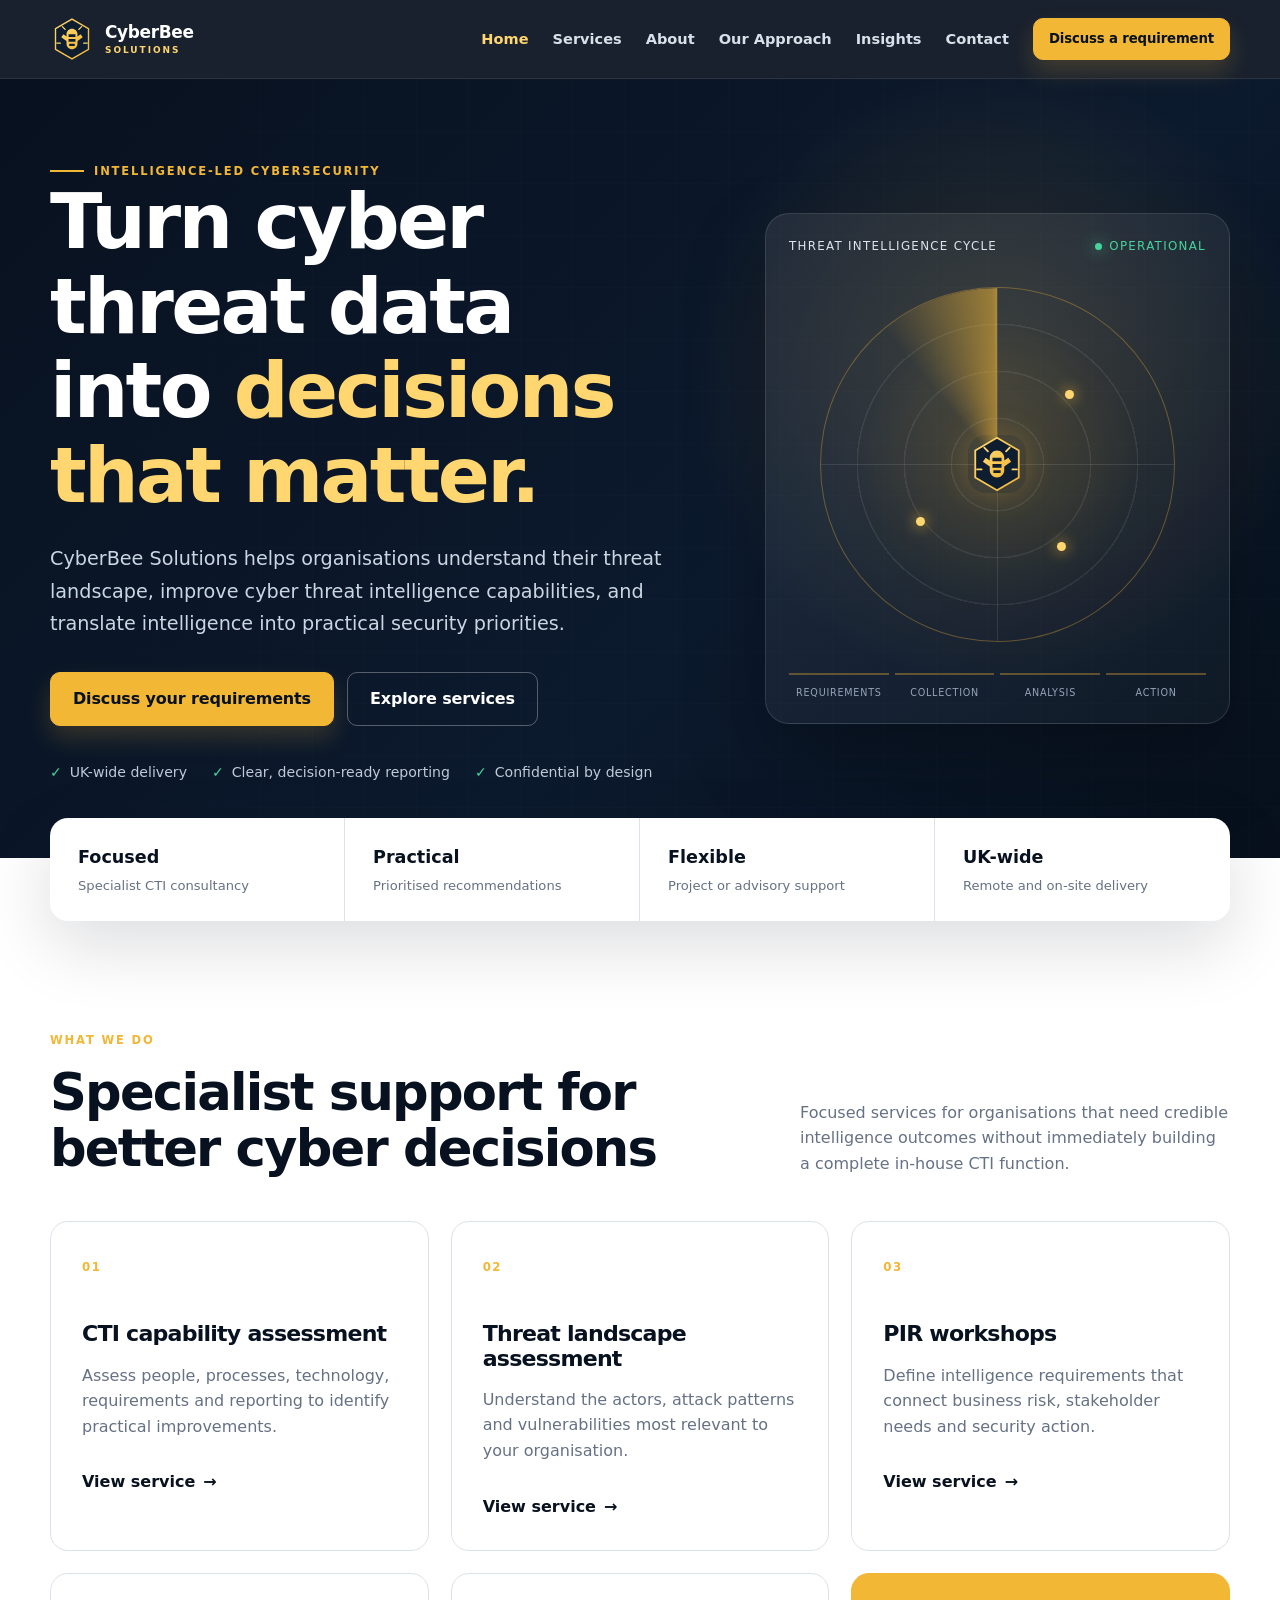
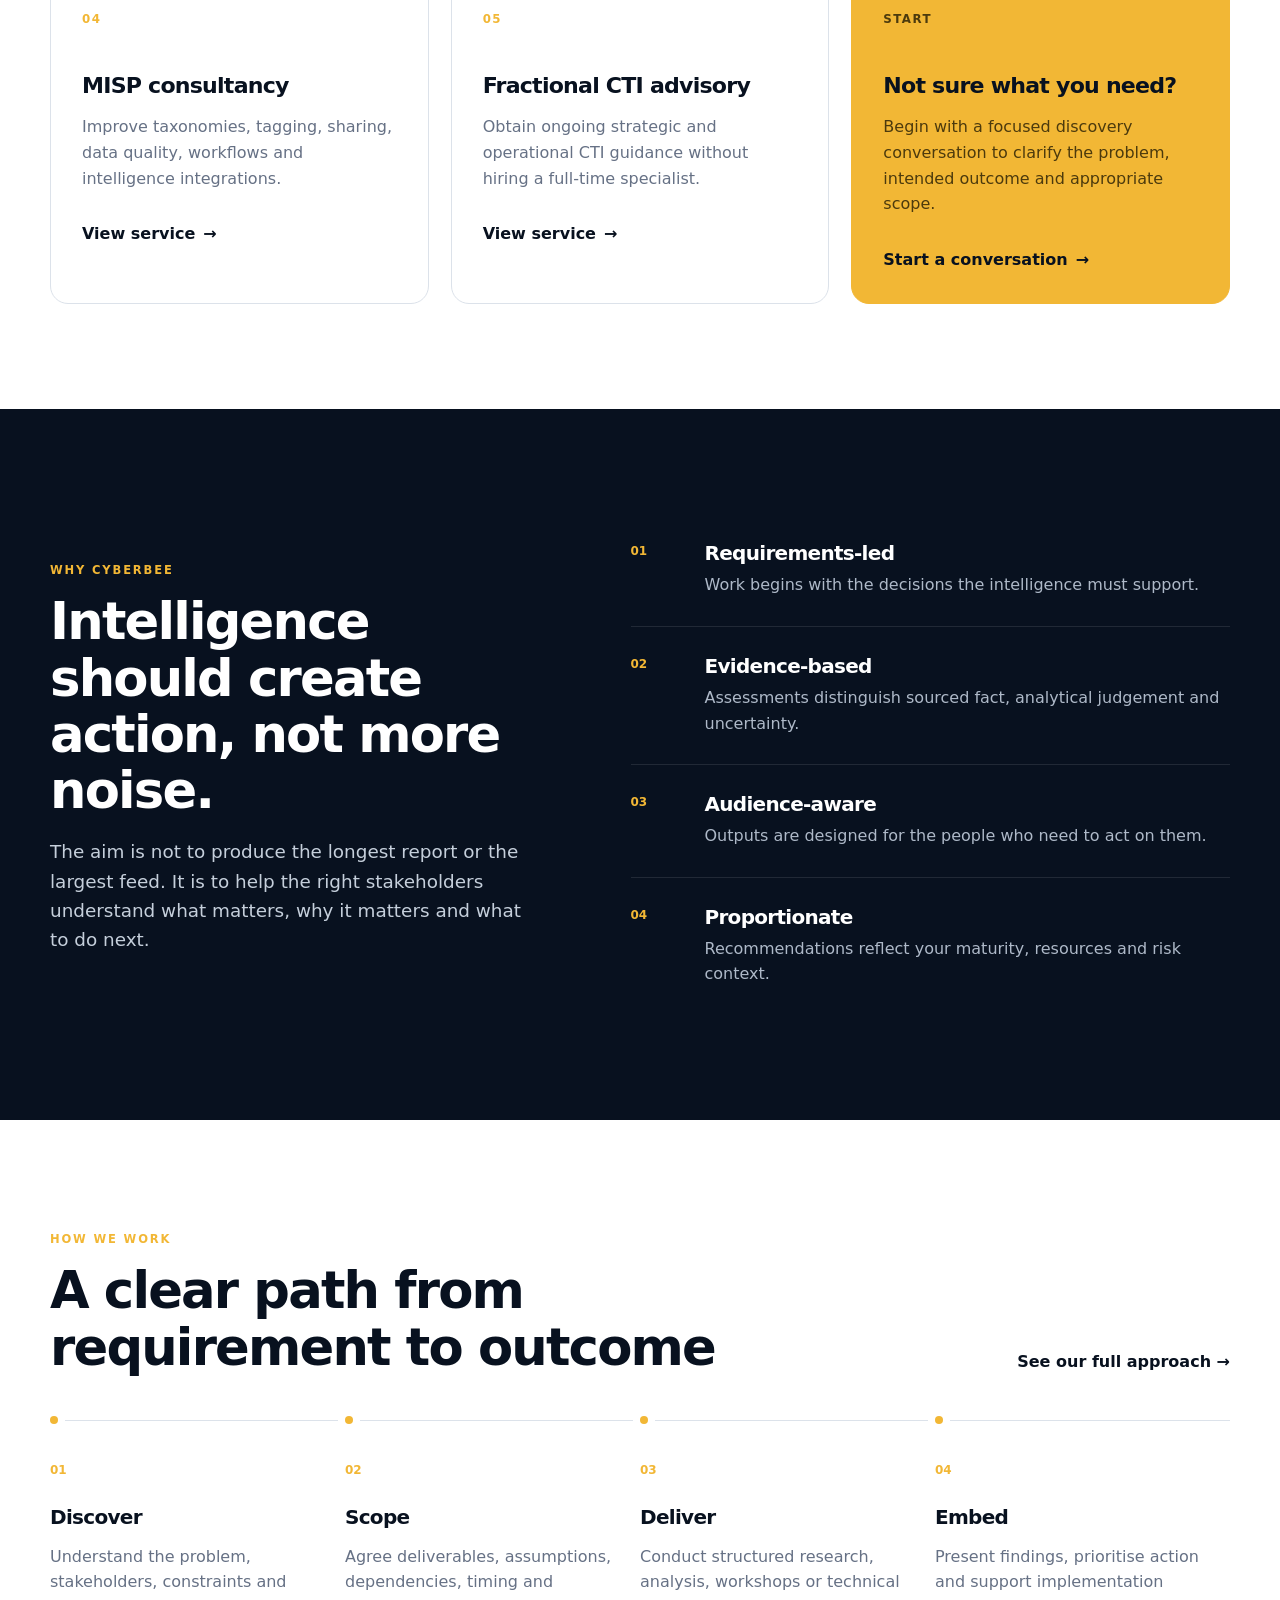
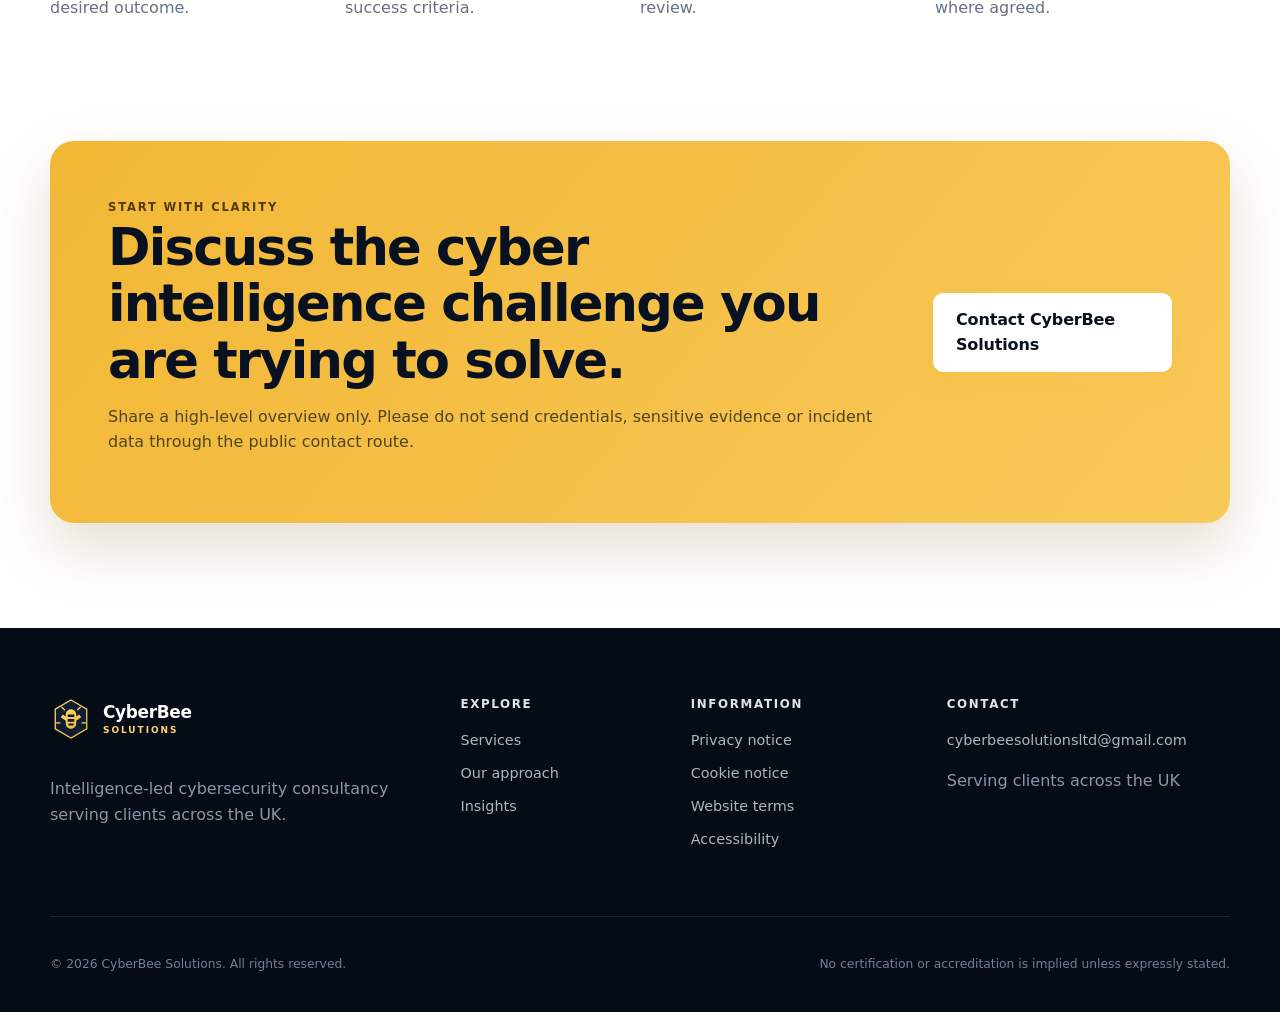
<file: index.html>
<!doctype html>
    <html lang="en-GB">
    <head>
      <meta charset="utf-8">
      <meta name="viewport" content="width=device-width, initial-scale=1">
      <meta name="theme-color" content="#08111f">
      <meta name="description" content="CyberBee Solutions helps UK organisations understand cyber threats, strengthen CTI capabilities and make better-informed security decisions.">
      <meta name="robots" content="index, follow">
      <meta http-equiv="Content-Security-Policy" content="default-src 'self'; img-src 'self' data:; style-src 'self' 'unsafe-inline'; script-src 'self'; font-src 'self'; connect-src 'self'; frame-ancestors 'none'; base-uri 'self'; form-action 'self' mailto:; upgrade-insecure-requests">
      <meta name="referrer" content="strict-origin-when-cross-origin">
      <meta property="og:type" content="website">
      <meta property="og:site_name" content="CyberBee Solutions">
      <meta property="og:title" content="CyberBee Solutions | Intelligence-led cybersecurity consultancy">
      <meta property="og:description" content="CyberBee Solutions helps UK organisations understand cyber threats, strengthen CTI capabilities and make better-informed security decisions.">
      <meta property="og:url" content="https://cyberbeesolutions.com/">
      <meta property="og:image" content="https://cyberbeesolutions.com/assets/images/og-card.png">
      <meta name="twitter:card" content="summary_large_image">
      <link rel="canonical" href="https://cyberbeesolutions.com/">
      <link rel="icon" href="assets/images/favicon.svg" type="image/svg+xml">
      <link rel="manifest" href="site.webmanifest">
      <link rel="stylesheet" href="assets/css/styles.css">
      <title>CyberBee Solutions | Intelligence-led cybersecurity consultancy</title>
      <script type="application/ld+json">
{
  "@context": "https://schema.org",
  "@type": "ProfessionalService",
  "name": "CyberBee Solutions",
  "url": "https://cyberbeesolutions.com",
  "logo": "https://cyberbeesolutions.com/assets/images/logo-mark.svg",
  "email": "mailto:cyberbeesolutionsltd@gmail.com",
  "description": "Intelligence-led cybersecurity consultancy serving clients across the UK.",
  "areaServed": {"@type": "Country", "name": "United Kingdom"},
  "serviceType": [
    "Cyber threat intelligence capability assessment",
    "Threat landscape assessment",
    "Priority intelligence requirements workshop",
    "MISP consultancy",
    "Fractional cyber threat intelligence advisory"
  ]
}
</script>

    </head>
    <body>
      <a class="skip-link" href="#main-content">Skip to main content</a>
      <header class="site-header" data-header>
        <div class="container header-inner">
          <a class="brand" href="index.html" aria-label="CyberBee Solutions home">
            <img src="assets/images/logo-mark.svg" alt="" width="44" height="44">
            <span class="brand-copy"><strong>CyberBee</strong><small>Solutions</small></span>
          </a>
          <button class="nav-toggle" type="button" aria-expanded="false" aria-controls="primary-nav" data-nav-toggle>
            <span class="sr-only">Toggle navigation</span>
            <span></span><span></span><span></span>
          </button>
          <nav id="primary-nav" class="primary-nav" aria-label="Primary" data-nav>
            <a href="index.html" aria-current="page" class="active">Home</a><a href="services.html">Services</a><a href="about.html">About</a><a href="approach.html">Our Approach</a><a href="insights.html">Insights</a><a href="contact.html">Contact</a>
            <a class="button button-small" href="contact.html">Discuss a requirement</a>
          </nav>
        </div>
      </header>
<main id="main-content">
  <section class="hero">
    <div class="hero-grid container">
      <div class="hero-copy reveal">
        <div class="eyebrow"><span></span> Intelligence-led cybersecurity</div>
        <h1>Turn cyber threat data into <em>decisions that matter.</em></h1>
        <p class="lead">CyberBee Solutions helps organisations understand their threat landscape, improve cyber threat intelligence capabilities, and translate intelligence into practical security priorities.</p>
        <div class="button-row">
          <a class="button" href="contact.html">Discuss your requirements</a>
          <a class="button button-ghost" href="services.html">Explore services</a>
        </div>
        <ul class="trust-list" aria-label="Service principles">
          <li>UK-wide delivery</li>
          <li>Clear, decision-ready reporting</li>
          <li>Confidential by design</li>
        </ul>
      </div>
      <div class="hero-visual reveal" aria-label="Cyber threat intelligence workflow illustration">
        <div class="radar-card">
          <div class="radar-head"><span>Threat intelligence cycle</span><span class="status-dot">Operational</span></div>
          <div class="radar">
            <span class="ring ring-1"></span><span class="ring ring-2"></span><span class="ring ring-3"></span>
            <span class="sweep"></span>
            <span class="node node-1"></span><span class="node node-2"></span><span class="node node-3"></span>
            <div class="radar-center"><img src="assets/images/logo-mark.svg" alt="" width="58" height="58"></div>
          </div>
          <div class="signal-row"><span>Requirements</span><span>Collection</span><span>Analysis</span><span>Action</span></div>
        </div>
      </div>
    </div>
  </section>

  <section class="section section-tight">
    <div class="container stat-strip reveal">
      <div><strong>Focused</strong><span>Specialist CTI consultancy</span></div>
      <div><strong>Practical</strong><span>Prioritised recommendations</span></div>
      <div><strong>Flexible</strong><span>Project or advisory support</span></div>
      <div><strong>UK-wide</strong><span>Remote and on-site delivery</span></div>
    </div>
  </section>

  <section class="section">
    <div class="container">
      <div class="section-heading reveal">
        <div><span class="kicker">What we do</span><h2>Specialist support for better cyber decisions</h2></div>
        <p>Focused services for organisations that need credible intelligence outcomes without immediately building a complete in-house CTI function.</p>
      </div>
      <div class="card-grid card-grid-3">
        <article class="service-card reveal"><span class="card-number">01</span><h3>CTI capability assessment</h3><p>Assess people, processes, technology, requirements and reporting to identify practical improvements.</p><a href="services.html#cti-assessment">View service <span aria-hidden="true">→</span></a></article>
        <article class="service-card reveal"><span class="card-number">02</span><h3>Threat landscape assessment</h3><p>Understand the actors, attack patterns and vulnerabilities most relevant to your organisation.</p><a href="services.html#threat-landscape">View service <span aria-hidden="true">→</span></a></article>
        <article class="service-card reveal"><span class="card-number">03</span><h3>PIR workshops</h3><p>Define intelligence requirements that connect business risk, stakeholder needs and security action.</p><a href="services.html#pir-workshop">View service <span aria-hidden="true">→</span></a></article>
        <article class="service-card reveal"><span class="card-number">04</span><h3>MISP consultancy</h3><p>Improve taxonomies, tagging, sharing, data quality, workflows and intelligence integrations.</p><a href="services.html#misp">View service <span aria-hidden="true">→</span></a></article>
        <article class="service-card reveal"><span class="card-number">05</span><h3>Fractional CTI advisory</h3><p>Obtain ongoing strategic and operational CTI guidance without hiring a full-time specialist.</p><a href="services.html#fractional">View service <span aria-hidden="true">→</span></a></article>
        <article class="service-card service-card-accent reveal"><span class="card-number">Start</span><h3>Not sure what you need?</h3><p>Begin with a focused discovery conversation to clarify the problem, intended outcome and appropriate scope.</p><a href="contact.html">Start a conversation <span aria-hidden="true">→</span></a></article>
      </div>
    </div>
  </section>

  <section class="section section-contrast">
    <div class="container split-grid">
      <div class="reveal"><span class="kicker">Why CyberBee</span><h2>Intelligence should create action, not more noise.</h2><p class="lead-sm">The aim is not to produce the longest report or the largest feed. It is to help the right stakeholders understand what matters, why it matters and what to do next.</p></div>
      <div class="principles reveal">
        <div><span>01</span><div><h3>Requirements-led</h3><p>Work begins with the decisions the intelligence must support.</p></div></div>
        <div><span>02</span><div><h3>Evidence-based</h3><p>Assessments distinguish sourced fact, analytical judgement and uncertainty.</p></div></div>
        <div><span>03</span><div><h3>Audience-aware</h3><p>Outputs are designed for the people who need to act on them.</p></div></div>
        <div><span>04</span><div><h3>Proportionate</h3><p>Recommendations reflect your maturity, resources and risk context.</p></div></div>
      </div>
    </div>
  </section>

  <section class="section">
    <div class="container process-preview">
      <div class="section-heading reveal"><div><span class="kicker">How we work</span><h2>A clear path from requirement to outcome</h2></div><a class="text-link" href="approach.html">See our full approach →</a></div>
      <ol class="process-list reveal">
        <li><span>01</span><h3>Discover</h3><p>Understand the problem, stakeholders, constraints and desired outcome.</p></li>
        <li><span>02</span><h3>Scope</h3><p>Agree deliverables, assumptions, dependencies, timing and success criteria.</p></li>
        <li><span>03</span><h3>Deliver</h3><p>Conduct structured research, analysis, workshops or technical review.</p></li>
        <li><span>04</span><h3>Embed</h3><p>Present findings, prioritise action and support implementation where agreed.</p></li>
      </ol>
    </div>
  </section>

  <section class="section section-cta">
    <div class="container cta-panel reveal">
      <div><span class="kicker">Start with clarity</span><h2>Discuss the cyber intelligence challenge you are trying to solve.</h2><p>Share a high-level overview only. Please do not send credentials, sensitive evidence or incident data through the public contact route.</p></div>
      <a class="button button-light" href="contact.html">Contact CyberBee Solutions</a>
    </div>
  </section>
</main>
  <footer class="site-footer">
    <div class="container footer-grid">
      <div>
        <a class="brand brand-footer" href="index.html">
          <img src="assets/images/logo-mark.svg" alt="" width="42" height="42">
          <span class="brand-copy"><strong>CyberBee</strong><small>Solutions</small></span>
        </a>
        <p>Intelligence-led cybersecurity consultancy serving clients across the UK.</p>
      </div>
      <div>
        <h2>Explore</h2>
        <a href="services.html">Services</a>
        <a href="approach.html">Our approach</a>
        <a href="insights.html">Insights</a>
      </div>
      <div>
        <h2>Information</h2>
        <a href="privacy.html">Privacy notice</a>
        <a href="cookies.html">Cookie notice</a>
        <a href="terms.html">Website terms</a>
        <a href="accessibility.html">Accessibility</a>
      </div>
      <div>
        <h2>Contact</h2>
        <a href="mailto:cyberbeesolutionsltd@gmail.com">cyberbeesolutionsltd@gmail.com</a>
        <p>Serving clients across the UK</p>
      </div>
    </div>
    <div class="container footer-bottom">
      <p>&copy; <span data-year>2026</span> CyberBee Solutions. All rights reserved.</p>
      <p>No certification or accreditation is implied unless expressly stated.</p>
    </div>
  </footer>
  <script src="assets/js/main.js" defer></script>
</body>
</html>
</file>
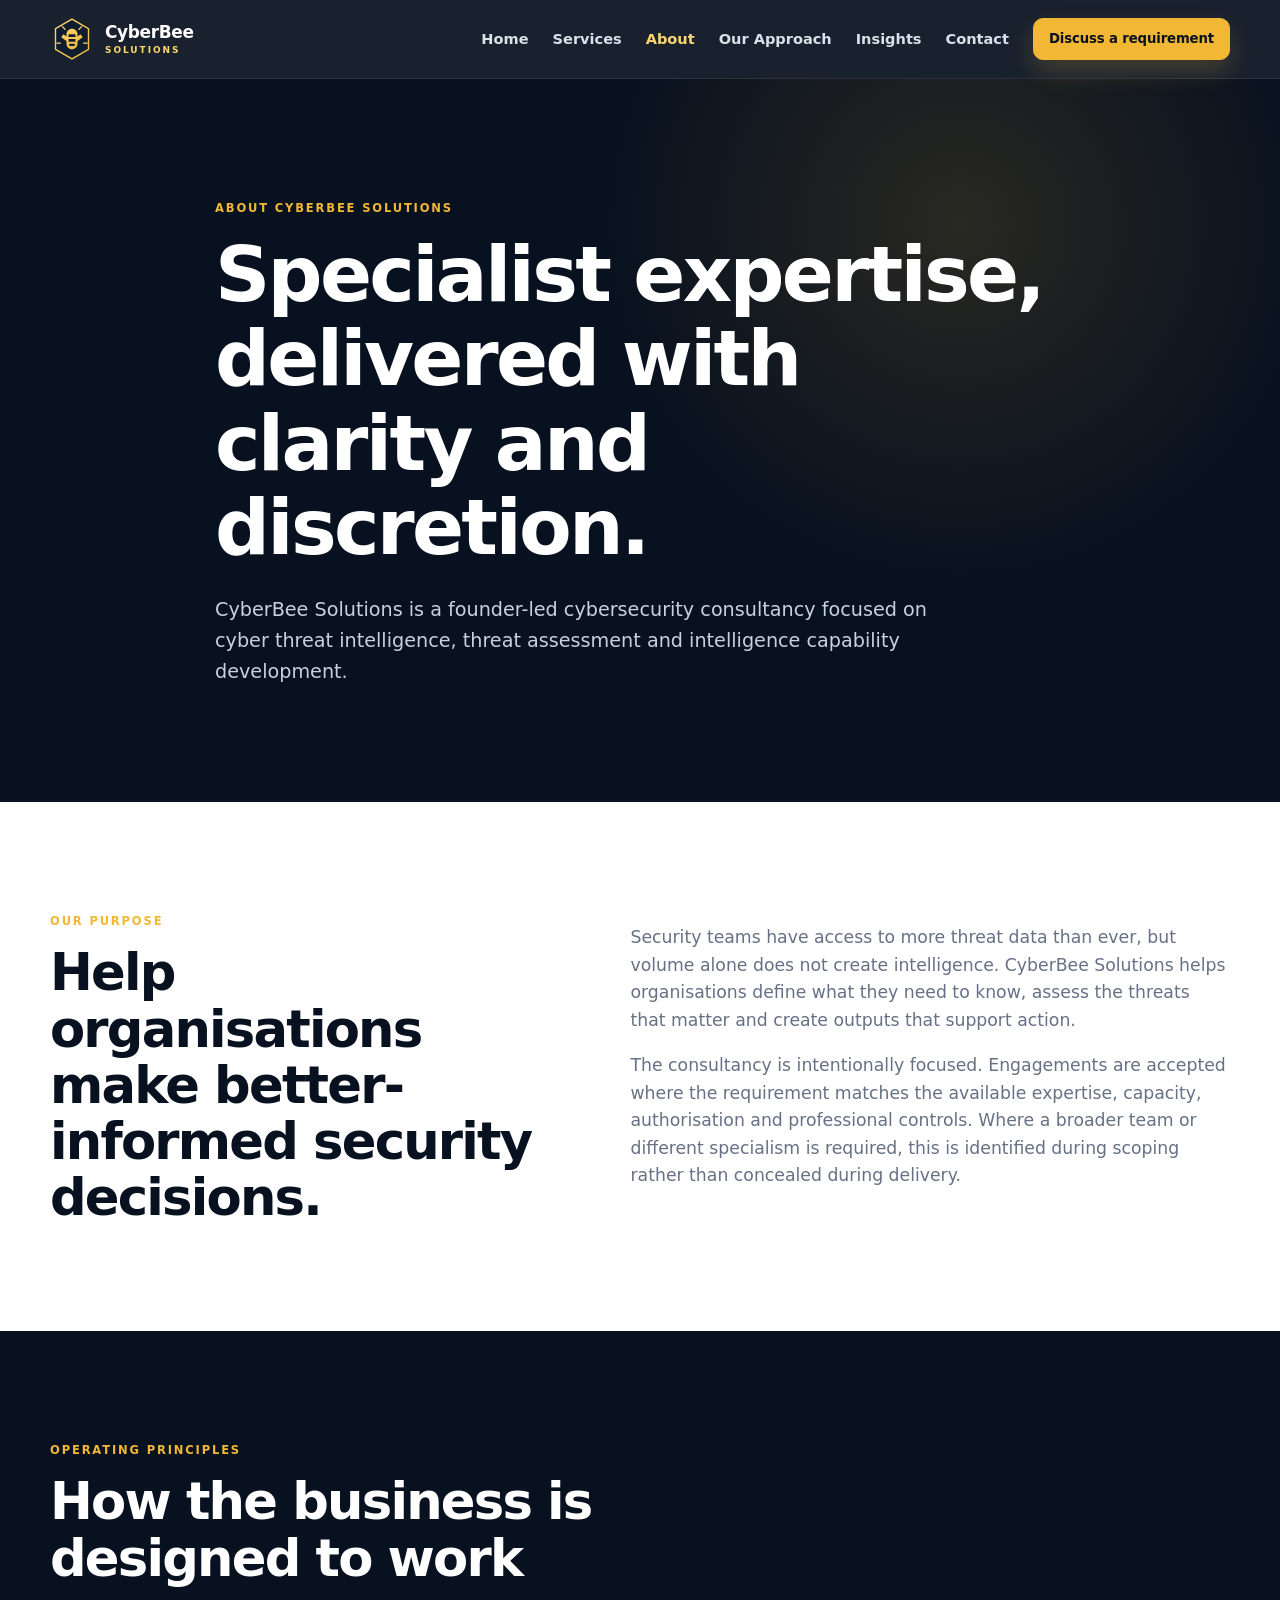
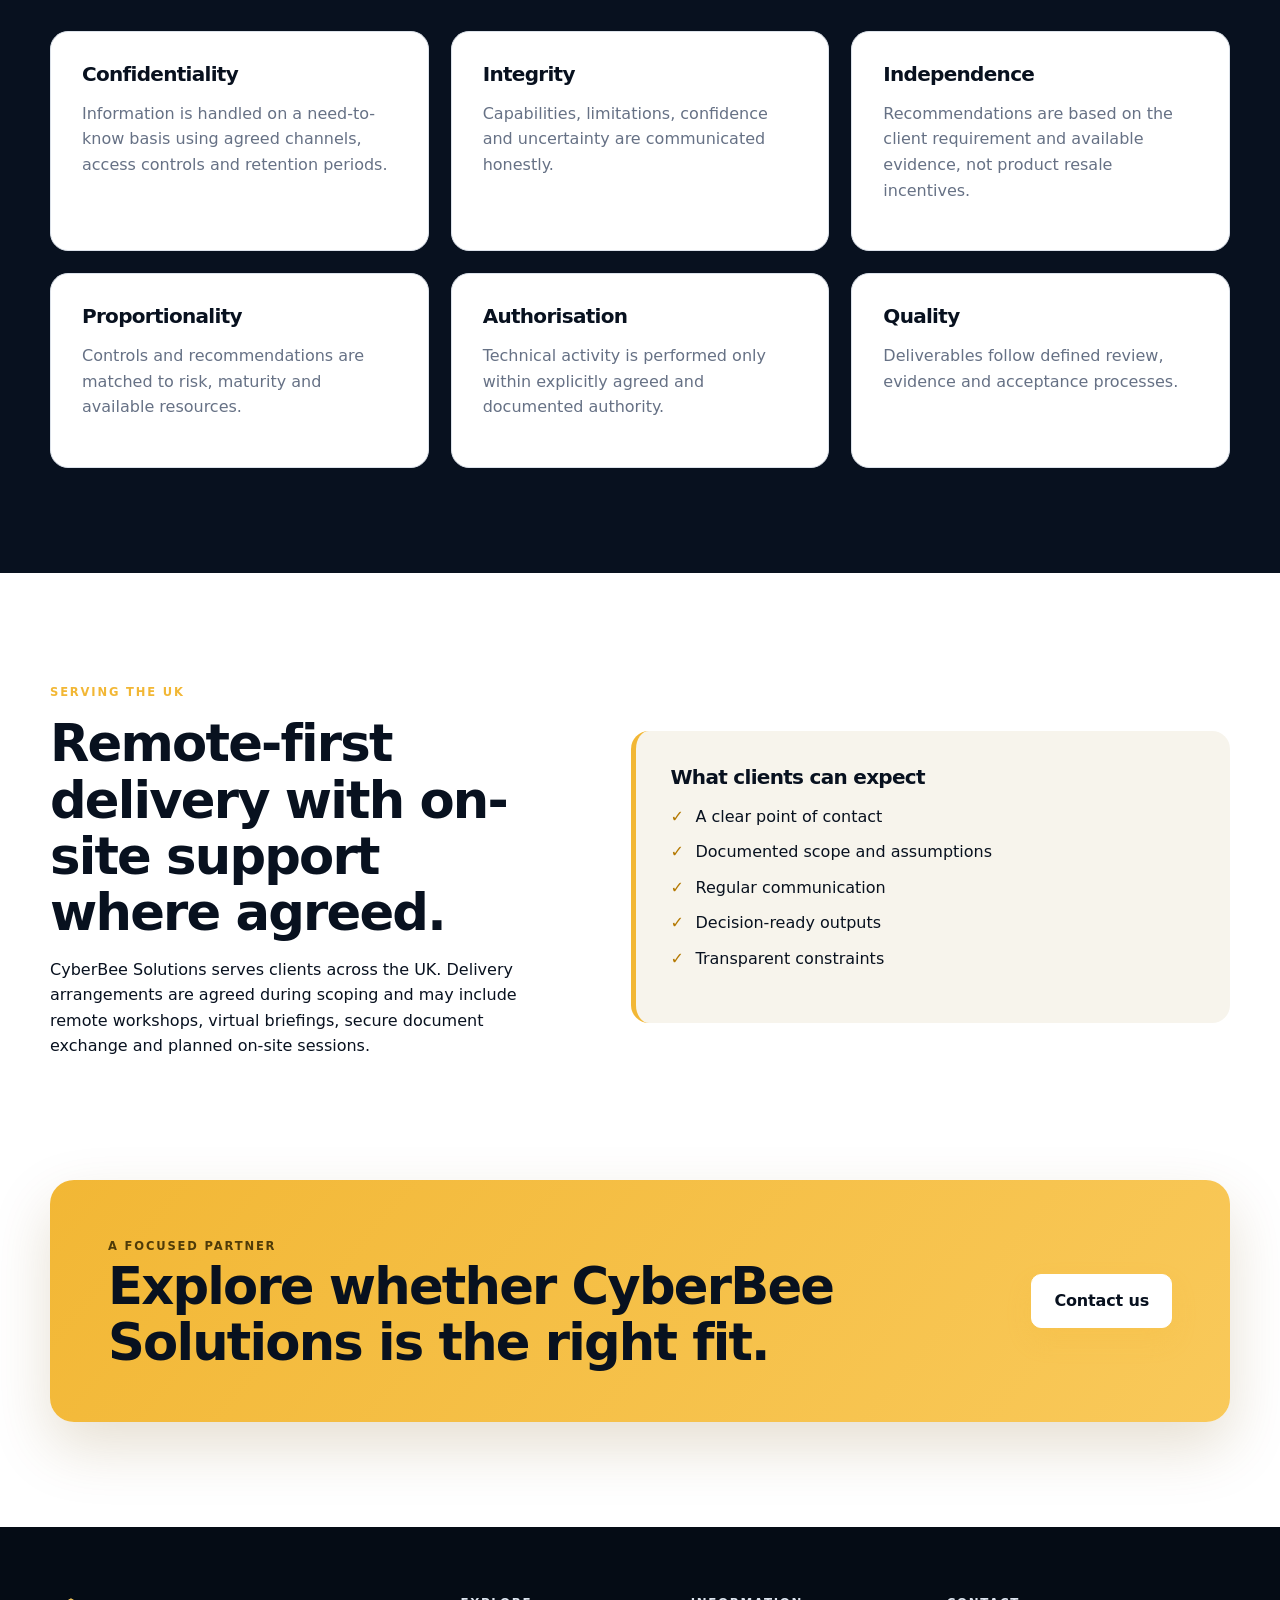
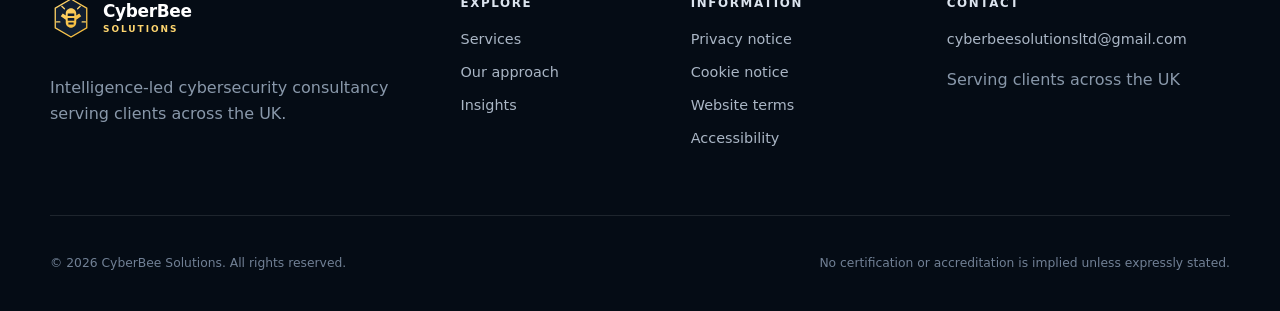
<file: about.html>
<!doctype html>
<html lang="en-GB">
<head>
  <meta charset="utf-8">
  <meta name="viewport" content="width=device-width, initial-scale=1">
  <meta name="theme-color" content="#08111f">
  <meta name="description" content="Learn about CyberBee Solutions, a specialist intelligence-led cybersecurity consultancy serving clients across the UK.">
  <meta name="robots" content="index, follow">
  <meta http-equiv="Content-Security-Policy" content="default-src 'self'; img-src 'self' data:; style-src 'self' 'unsafe-inline'; script-src 'self'; font-src 'self'; connect-src 'self'; frame-ancestors 'none'; base-uri 'self'; form-action 'self' mailto:; upgrade-insecure-requests">
  <meta name="referrer" content="strict-origin-when-cross-origin">
  <meta property="og:type" content="website">
  <meta property="og:site_name" content="CyberBee Solutions">
  <meta property="og:title" content="About CyberBee Solutions | UK cybersecurity consultancy">
  <meta property="og:description" content="Learn about CyberBee Solutions, a specialist intelligence-led cybersecurity consultancy serving clients across the UK.">
  <meta property="og:url" content="https://cyberbeesolutions.com/about.html">
  <meta property="og:image" content="https://cyberbeesolutions.com/assets/images/og-card.png">
  <meta name="twitter:card" content="summary_large_image">
  <link rel="canonical" href="https://cyberbeesolutions.com/about.html">
  <link rel="icon" href="assets/images/favicon.svg" type="image/svg+xml">
  <link rel="manifest" href="site.webmanifest">
  <link rel="stylesheet" href="assets/css/styles.css">
  <title>About CyberBee Solutions | UK cybersecurity consultancy</title>

</head>
<body>
  <a class="skip-link" href="#main-content">Skip to main content</a>
  <header class="site-header" data-header>
    <div class="container header-inner">
      <a class="brand" href="index.html" aria-label="CyberBee Solutions home">
        <img src="assets/images/logo-mark.svg" alt="" width="44" height="44">
        <span class="brand-copy"><strong>CyberBee</strong><small>Solutions</small></span>
      </a>
      <button class="nav-toggle" type="button" aria-expanded="false" aria-controls="primary-nav" data-nav-toggle>
        <span class="sr-only">Toggle navigation</span>
        <span></span><span></span><span></span>
      </button>
      <nav id="primary-nav" class="primary-nav" aria-label="Primary" data-nav>
        <a href="index.html">Home</a><a href="services.html">Services</a><a href="about.html" aria-current="page" class="active">About</a><a href="approach.html">Our Approach</a><a href="insights.html">Insights</a><a href="contact.html">Contact</a>
        <a class="button button-small" href="contact.html">Discuss a requirement</a>
      </nav>
    </div>
  </header>
<main id="main-content">
  <section class="page-hero"><div class="container narrow"><span class="kicker">About CyberBee Solutions</span><h1>Specialist expertise, delivered with clarity and discretion.</h1><p class="lead">CyberBee Solutions is a founder-led cybersecurity consultancy focused on cyber threat intelligence, threat assessment and intelligence capability development.</p></div></section>
  <section class="section"><div class="container split-grid align-start"><div class="reveal"><span class="kicker">Our purpose</span><h2>Help organisations make better-informed security decisions.</h2></div><div class="prose reveal"><p>Security teams have access to more threat data than ever, but volume alone does not create intelligence. CyberBee Solutions helps organisations define what they need to know, assess the threats that matter and create outputs that support action.</p><p>The consultancy is intentionally focused. Engagements are accepted where the requirement matches the available expertise, capacity, authorisation and professional controls. Where a broader team or different specialism is required, this is identified during scoping rather than concealed during delivery.</p></div></div></section>
  <section class="section section-contrast"><div class="container"><div class="section-heading"><div><span class="kicker">Operating principles</span><h2>How the business is designed to work</h2></div></div><div class="card-grid card-grid-3"><article class="value-card reveal"><h3>Confidentiality</h3><p>Information is handled on a need-to-know basis using agreed channels, access controls and retention periods.</p></article><article class="value-card reveal"><h3>Integrity</h3><p>Capabilities, limitations, confidence and uncertainty are communicated honestly.</p></article><article class="value-card reveal"><h3>Independence</h3><p>Recommendations are based on the client requirement and available evidence, not product resale incentives.</p></article><article class="value-card reveal"><h3>Proportionality</h3><p>Controls and recommendations are matched to risk, maturity and available resources.</p></article><article class="value-card reveal"><h3>Authorisation</h3><p>Technical activity is performed only within explicitly agreed and documented authority.</p></article><article class="value-card reveal"><h3>Quality</h3><p>Deliverables follow defined review, evidence and acceptance processes.</p></article></div></div></section>
  <section class="section"><div class="container split-grid"><div class="reveal"><span class="kicker">Serving the UK</span><h2>Remote-first delivery with on-site support where agreed.</h2><p>CyberBee Solutions serves clients across the UK. Delivery arrangements are agreed during scoping and may include remote workshops, virtual briefings, secure document exchange and planned on-site sessions.</p></div><aside class="info-panel reveal"><h3>What clients can expect</h3><ul class="check-list"><li>A clear point of contact</li><li>Documented scope and assumptions</li><li>Regular communication</li><li>Decision-ready outputs</li><li>Transparent constraints</li></ul></aside></div></section>
  <section class="section section-cta"><div class="container cta-panel reveal"><div><span class="kicker">A focused partner</span><h2>Explore whether CyberBee Solutions is the right fit.</h2></div><a class="button button-light" href="contact.html">Contact us</a></div></section>
</main>
  <footer class="site-footer">
    <div class="container footer-grid">
      <div>
        <a class="brand brand-footer" href="index.html">
          <img src="assets/images/logo-mark.svg" alt="" width="42" height="42">
          <span class="brand-copy"><strong>CyberBee</strong><small>Solutions</small></span>
        </a>
        <p>Intelligence-led cybersecurity consultancy serving clients across the UK.</p>
      </div>
      <div>
        <h2>Explore</h2>
        <a href="services.html">Services</a>
        <a href="approach.html">Our approach</a>
        <a href="insights.html">Insights</a>
      </div>
      <div>
        <h2>Information</h2>
        <a href="privacy.html">Privacy notice</a>
        <a href="cookies.html">Cookie notice</a>
        <a href="terms.html">Website terms</a>
        <a href="accessibility.html">Accessibility</a>
      </div>
      <div>
        <h2>Contact</h2>
        <a href="mailto:cyberbeesolutionsltd@gmail.com">cyberbeesolutionsltd@gmail.com</a>
        <p>Serving clients across the UK</p>
      </div>
    </div>
    <div class="container footer-bottom">
      <p>&copy; <span data-year>2026</span> CyberBee Solutions. All rights reserved.</p>
      <p>No certification or accreditation is implied unless expressly stated.</p>
    </div>
  </footer>
  <script src="assets/js/main.js" defer></script>
</body>
</html>
</file>
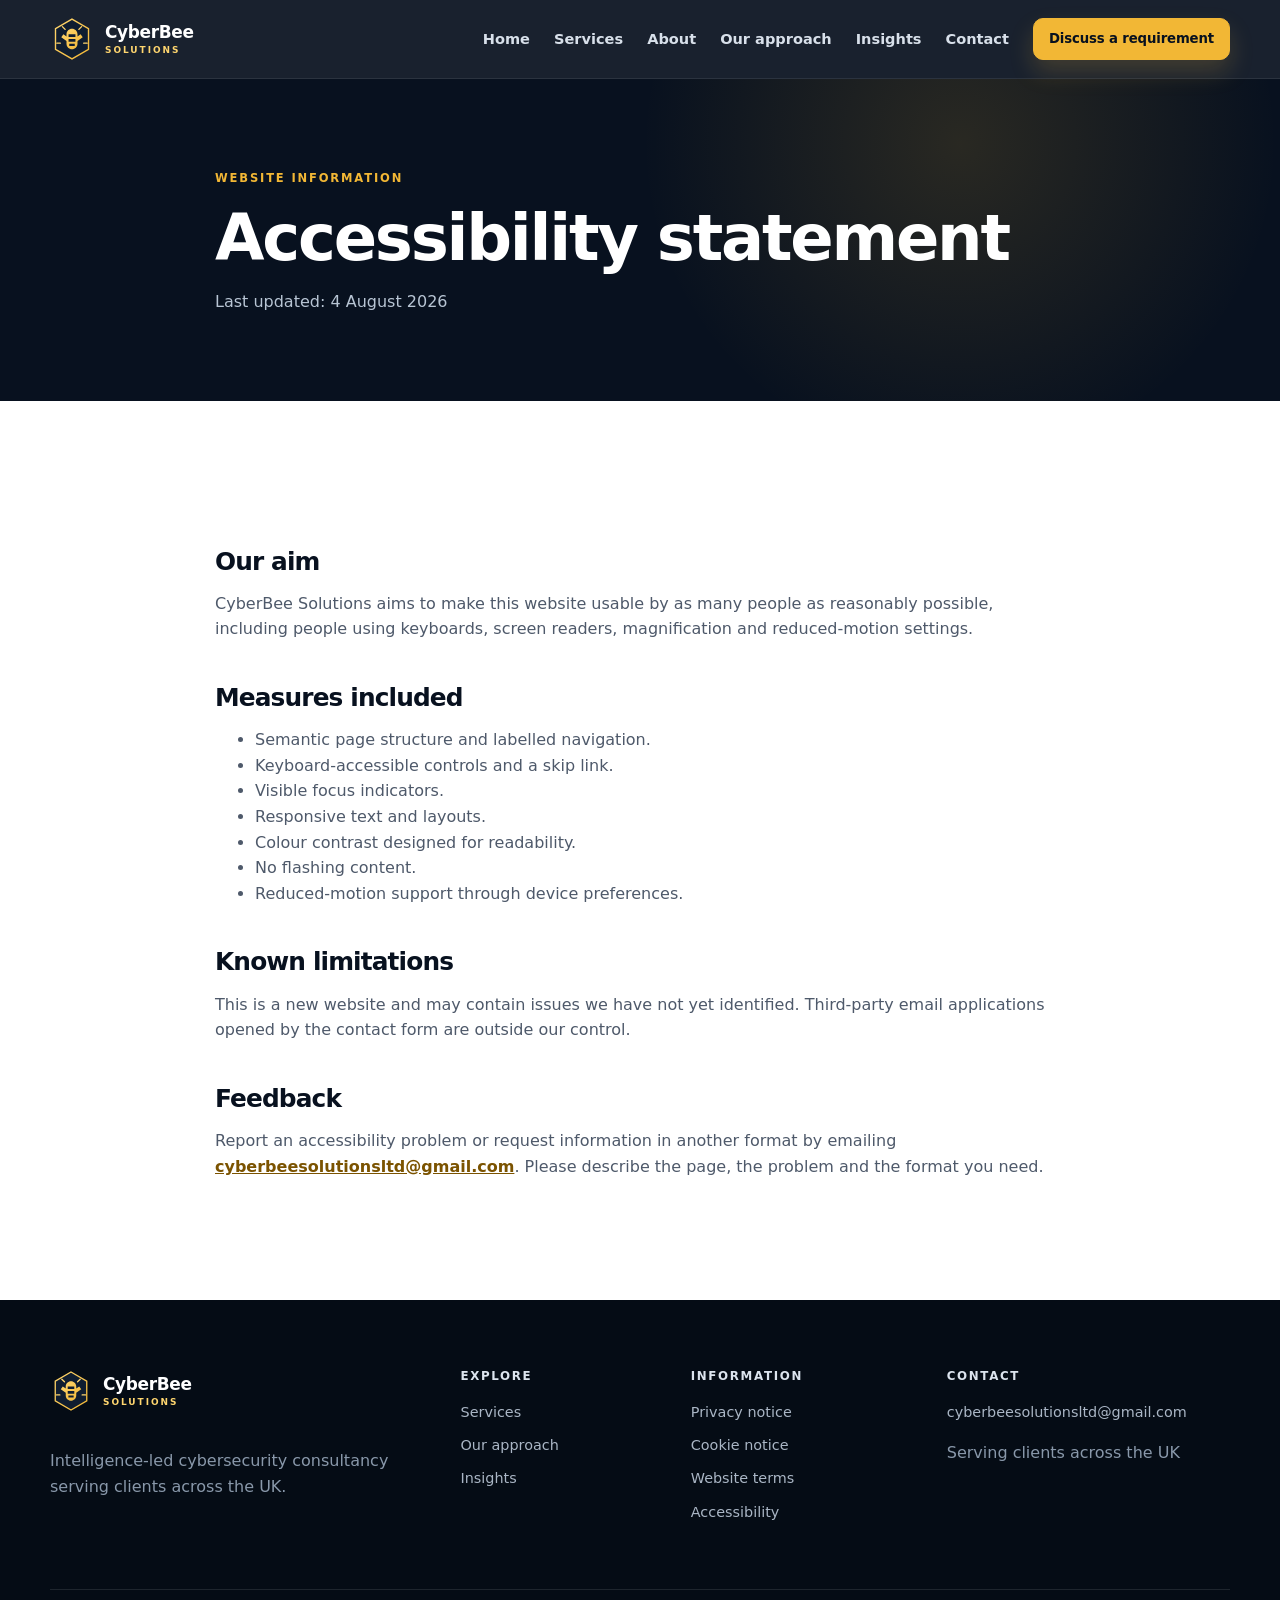
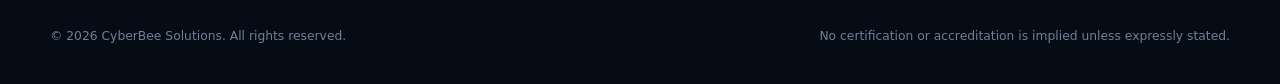
<file: accessibility.html>
<!doctype html>
<html lang="en-GB">
<head>
  <meta charset="utf-8">
  <meta name="viewport" content="width=device-width, initial-scale=1">
  <meta name="theme-color" content="#08111f">
  <meta name="description" content="Accessibility statement for the CyberBee Solutions website.">
  <meta name="robots" content="index, follow">
  <meta http-equiv="Content-Security-Policy" content="default-src 'self'; img-src 'self' data:; style-src 'self' 'unsafe-inline'; script-src 'self'; font-src 'self'; connect-src 'self'; frame-ancestors 'none'; base-uri 'self'; form-action 'self' mailto:; upgrade-insecure-requests">
  <meta name="referrer" content="strict-origin-when-cross-origin">
  <meta property="og:type" content="website">
  <meta property="og:site_name" content="CyberBee Solutions">
  <meta property="og:title" content="Accessibility statement | CyberBee Solutions">
  <meta property="og:description" content="Accessibility statement for the CyberBee Solutions website.">
  <meta property="og:url" content="https://cyberbeesolutions.com/accessibility.html">
  <meta property="og:image" content="https://cyberbeesolutions.com/assets/images/og-card.png">
  <meta name="twitter:card" content="summary_large_image">
  <link rel="canonical" href="https://cyberbeesolutions.com/accessibility.html">
  <link rel="icon" href="assets/images/favicon.svg" type="image/svg+xml">
  <link rel="manifest" href="site.webmanifest">
  <link rel="stylesheet" href="assets/css/styles.css">
  <title>Accessibility statement | CyberBee Solutions</title>

</head>
<body>
  <a class="skip-link" href="#main-content">Skip to main content</a>
  <header class="site-header" data-header>
    <div class="container header-inner">
      <a class="brand" href="index.html" aria-label="CyberBee Solutions home">
        <img src="assets/images/logo-mark.svg" alt="" width="44" height="44">
        <span class="brand-copy"><strong>CyberBee</strong><small>Solutions</small></span>
      </a>
      <button class="nav-toggle" type="button" aria-expanded="false" aria-controls="primary-nav" data-nav-toggle>
        <span class="sr-only">Toggle navigation</span>
        <span></span><span></span><span></span>
      </button>
      <nav id="primary-nav" class="primary-nav" aria-label="Primary" data-nav>
        <a href="index.html">Home</a><a href="services.html">Services</a><a href="about.html">About</a><a href="approach.html">Our approach</a><a href="insights.html">Insights</a><a href="contact.html">Contact</a>
        <a class="button button-small" href="contact.html">Discuss a requirement</a>
      </nav>
    </div>
  </header>
<main id="main-content" class="legal-main"><section class="page-hero page-hero-legal"><div class="container narrow"><span class="kicker">Website information</span><h1>Accessibility statement</h1><p>Last updated: 4 August 2026</p></div></section><section class="section"><div class="container legal-copy">
<h2>Our aim</h2><p>CyberBee Solutions aims to make this website usable by as many people as reasonably possible, including people using keyboards, screen readers, magnification and reduced-motion settings.</p>
<h2>Measures included</h2><ul><li>Semantic page structure and labelled navigation.</li><li>Keyboard-accessible controls and a skip link.</li><li>Visible focus indicators.</li><li>Responsive text and layouts.</li><li>Colour contrast designed for readability.</li><li>No flashing content.</li><li>Reduced-motion support through device preferences.</li></ul>
<h2>Known limitations</h2><p>This is a new website and may contain issues we have not yet identified. Third-party email applications opened by the contact form are outside our control.</p>
<h2>Feedback</h2><p>Report an accessibility problem or request information in another format by emailing <a href="mailto:cyberbeesolutionsltd@gmail.com">cyberbeesolutionsltd@gmail.com</a>. Please describe the page, the problem and the format you need.</p>
</div></section></main>
  <footer class="site-footer">
    <div class="container footer-grid">
      <div>
        <a class="brand brand-footer" href="index.html">
          <img src="assets/images/logo-mark.svg" alt="" width="42" height="42">
          <span class="brand-copy"><strong>CyberBee</strong><small>Solutions</small></span>
        </a>
        <p>Intelligence-led cybersecurity consultancy serving clients across the UK.</p>
      </div>
      <div>
        <h2>Explore</h2>
        <a href="services.html">Services</a>
        <a href="approach.html">Our approach</a>
        <a href="insights.html">Insights</a>
      </div>
      <div>
        <h2>Information</h2>
        <a href="privacy.html">Privacy notice</a>
        <a href="cookies.html">Cookie notice</a>
        <a href="terms.html">Website terms</a>
        <a href="accessibility.html">Accessibility</a>
      </div>
      <div>
        <h2>Contact</h2>
        <a href="mailto:cyberbeesolutionsltd@gmail.com">cyberbeesolutionsltd@gmail.com</a>
        <p>Serving clients across the UK</p>
      </div>
    </div>
    <div class="container footer-bottom">
      <p>&copy; <span data-year>2026</span> CyberBee Solutions. All rights reserved.</p>
      <p>No certification or accreditation is implied unless expressly stated.</p>
    </div>
  </footer>
  <script src="assets/js/main.js" defer></script>
</body>
</html>
</file>
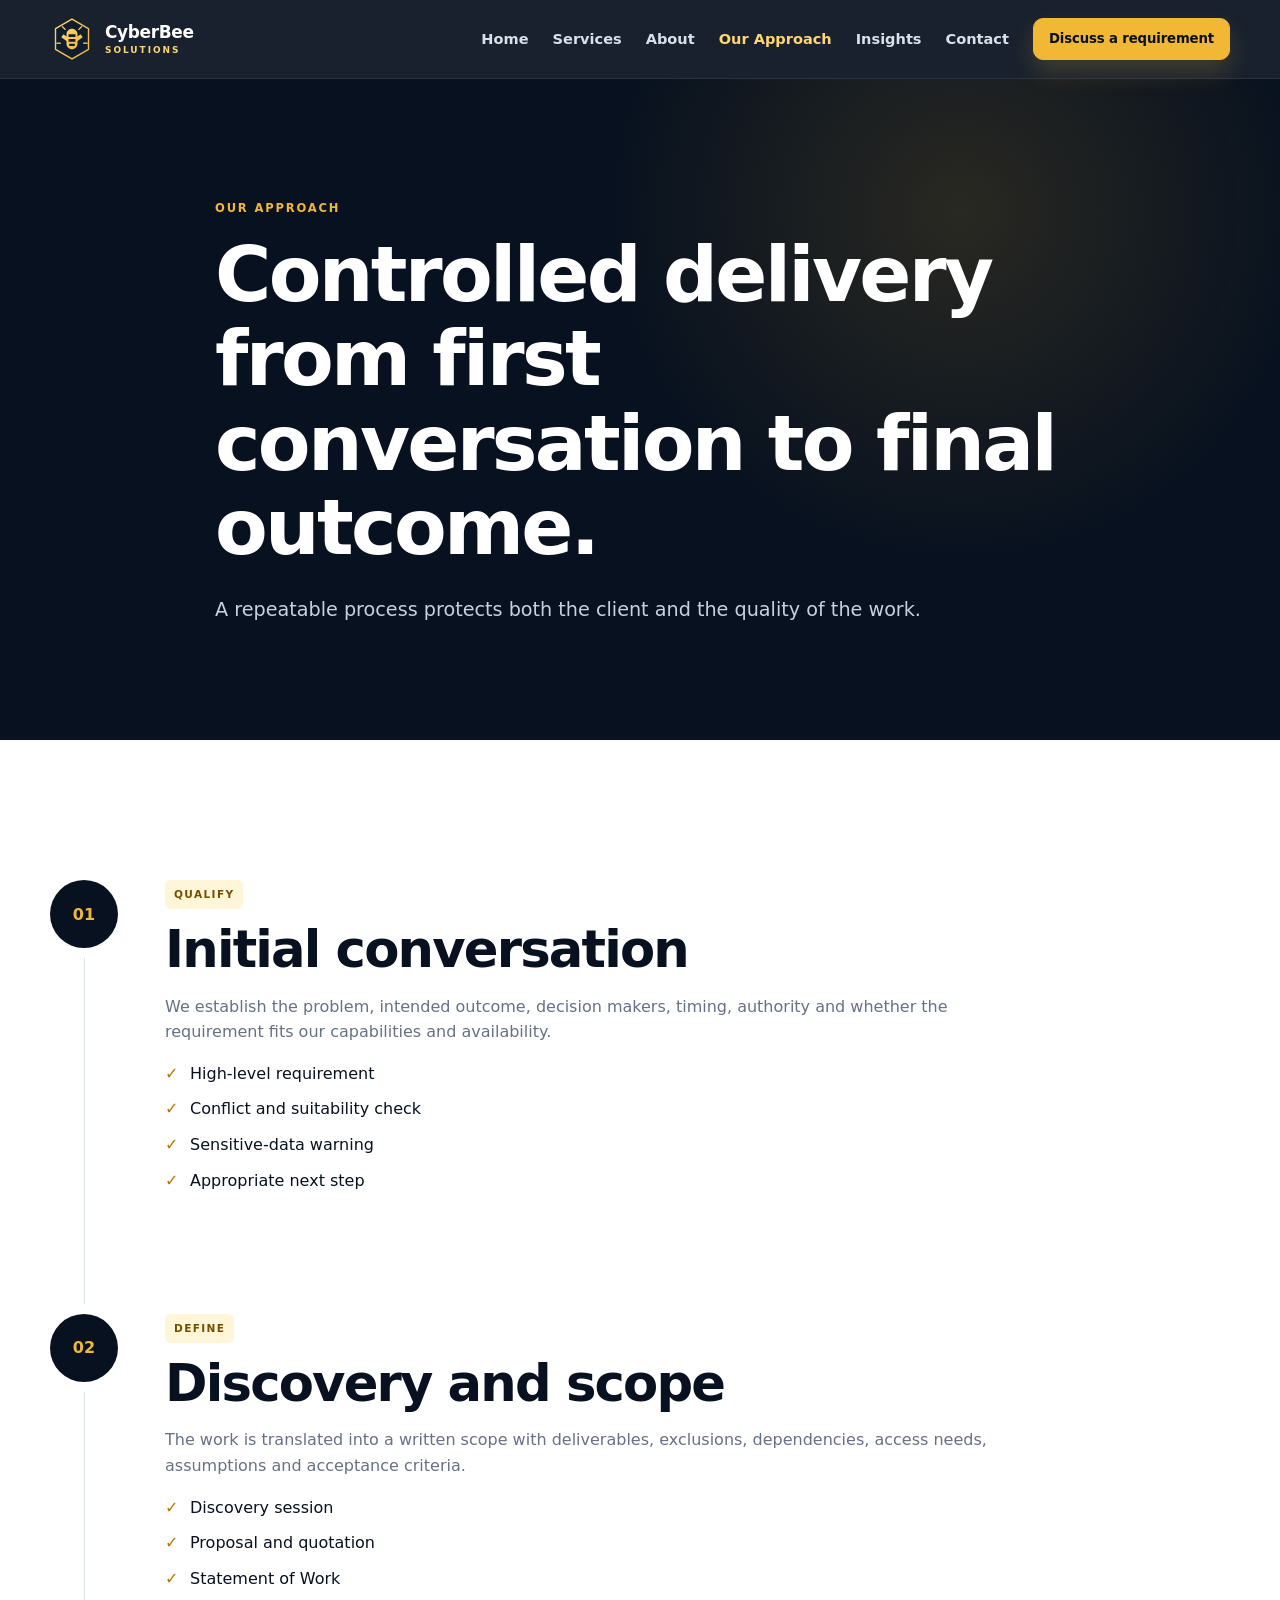
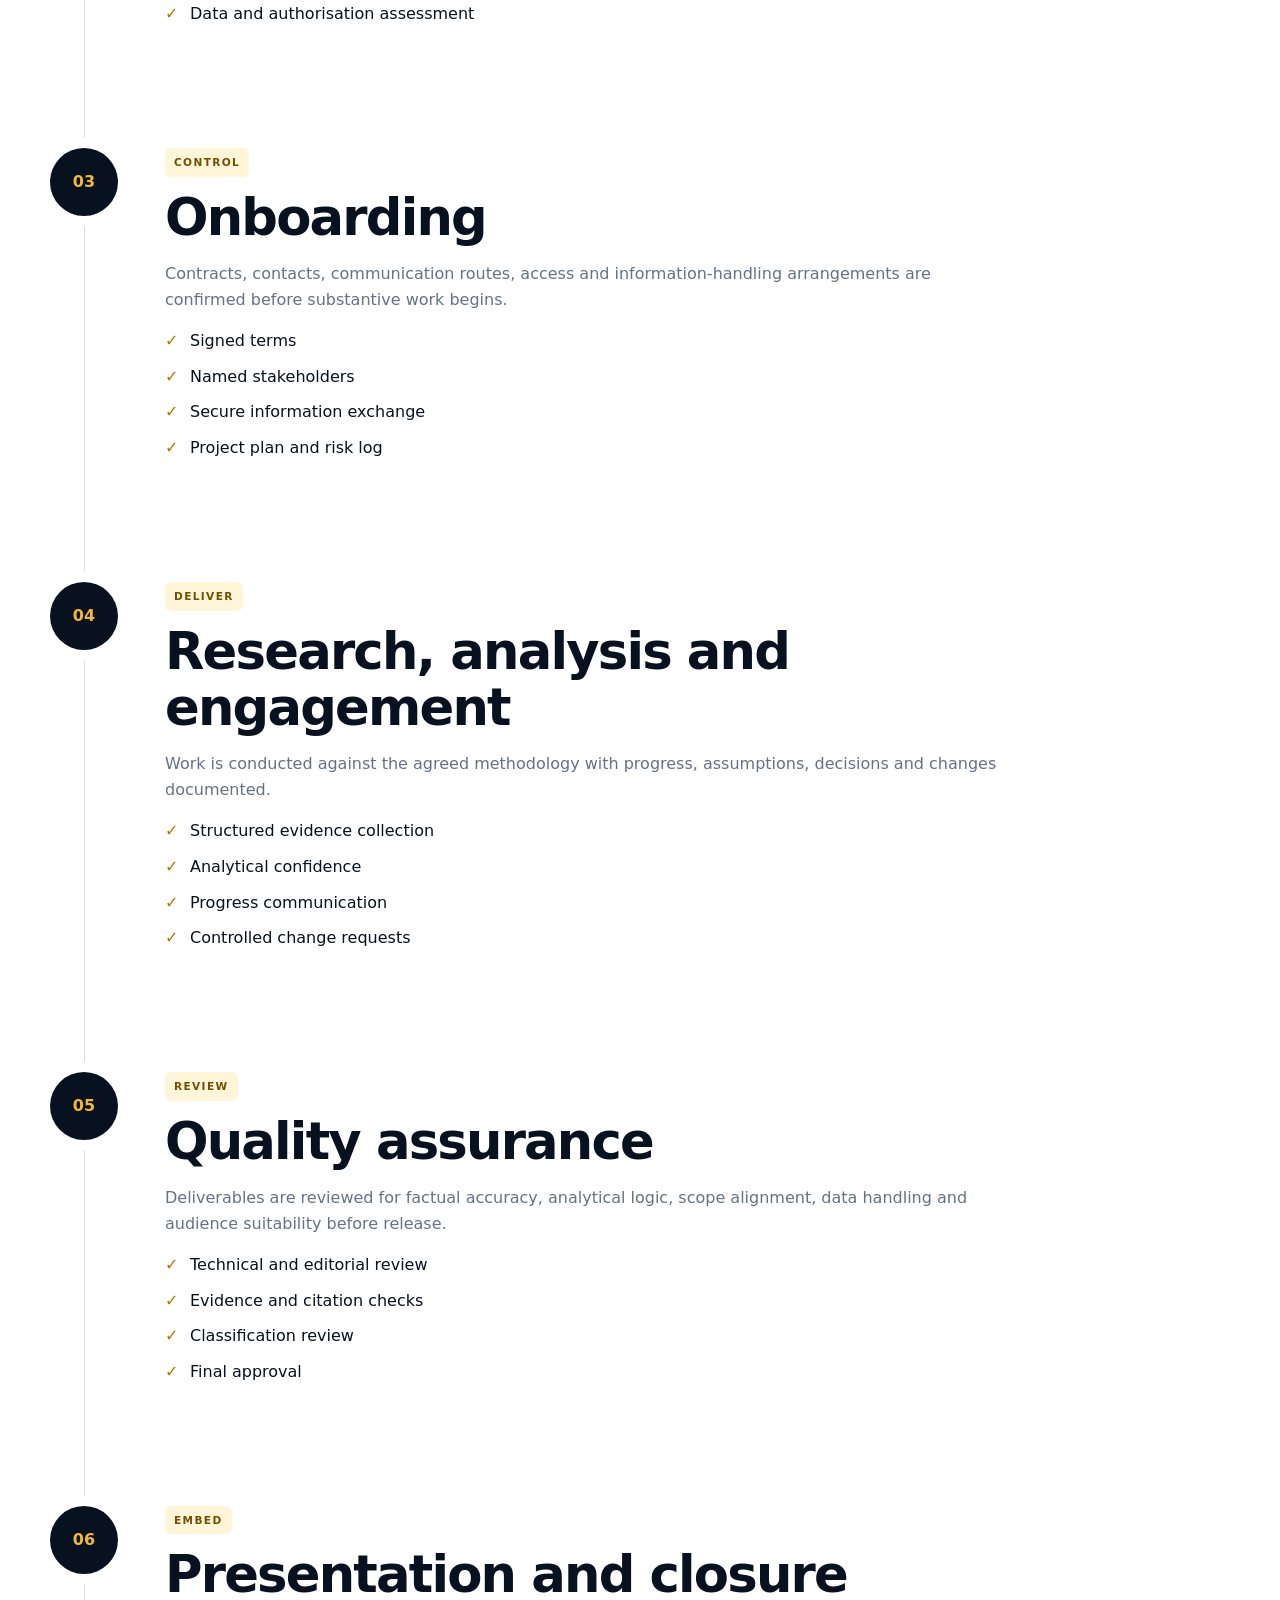
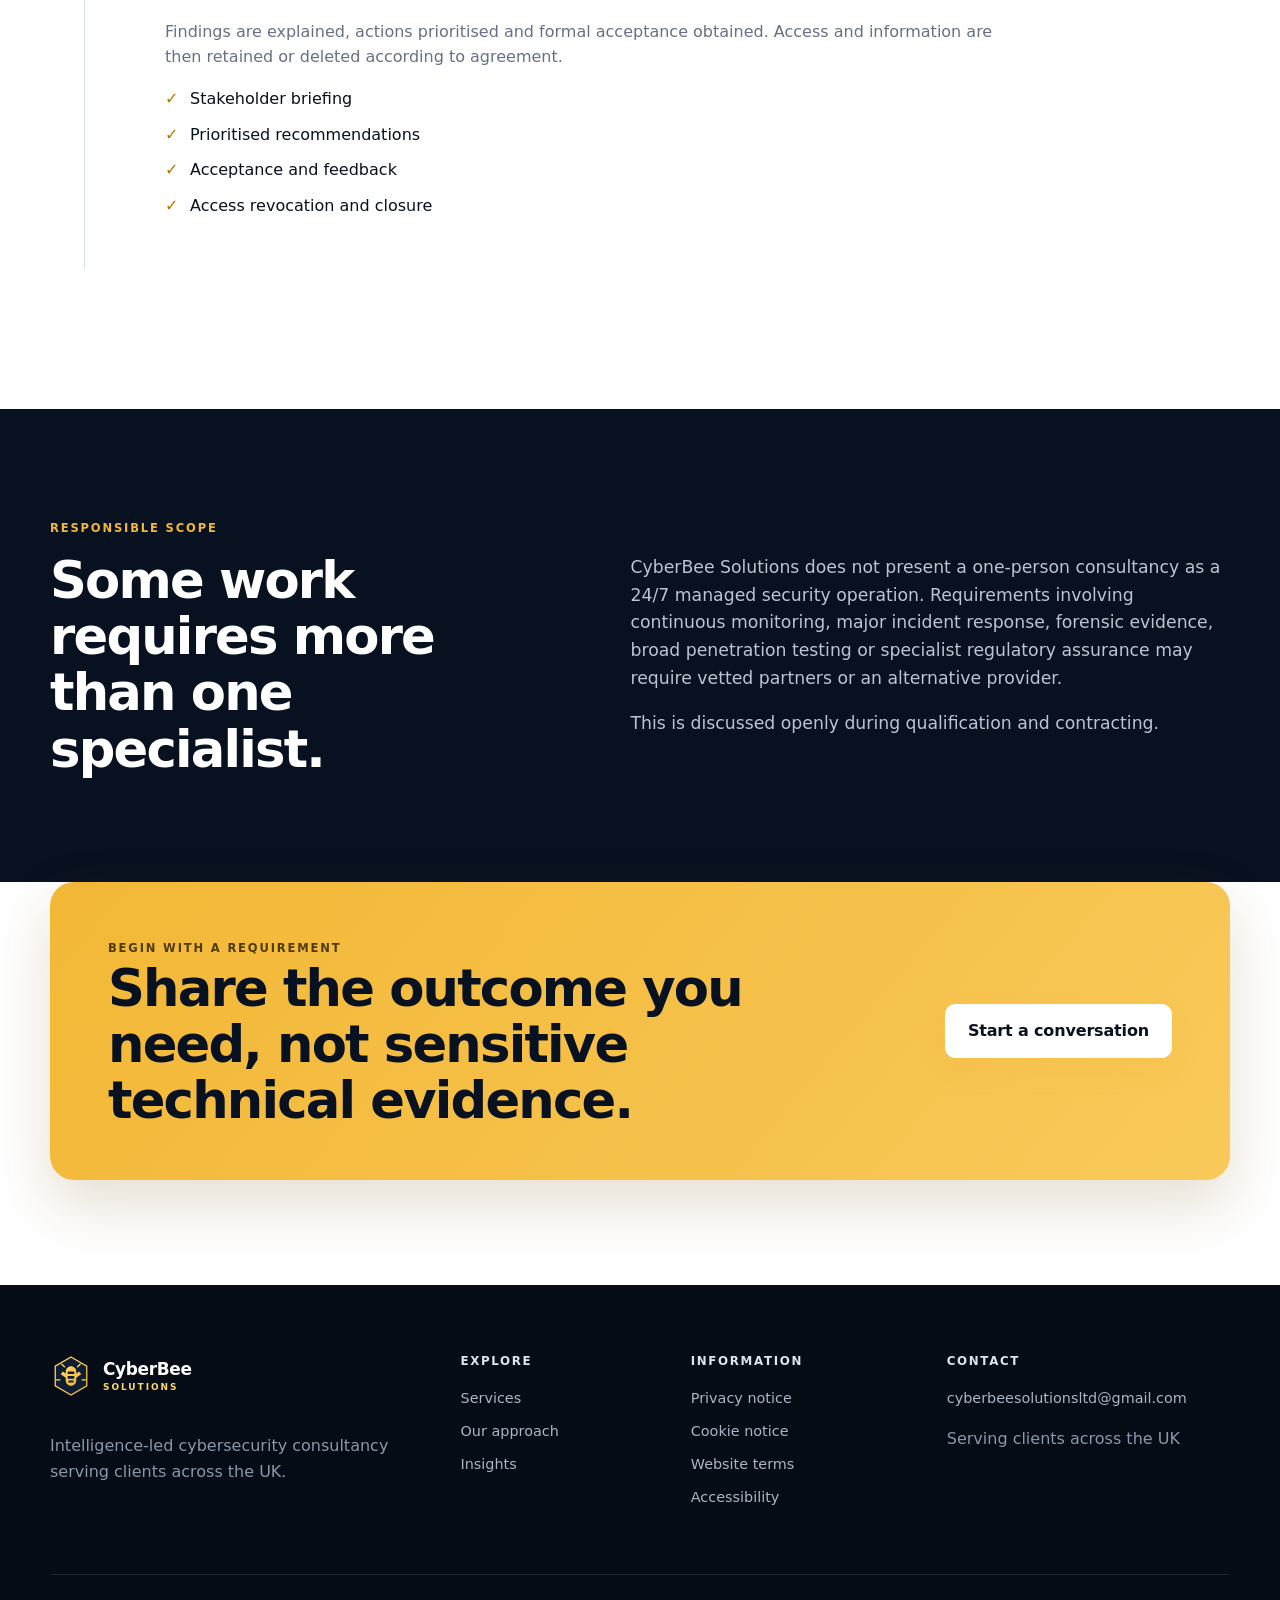
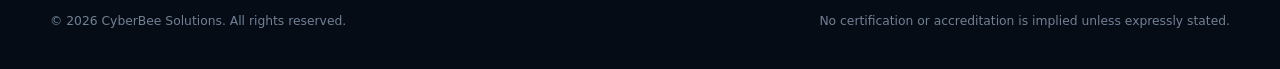
<file: approach.html>
<!doctype html>
<html lang="en-GB">
<head>
  <meta charset="utf-8">
  <meta name="viewport" content="width=device-width, initial-scale=1">
  <meta name="theme-color" content="#08111f">
  <meta name="description" content="See how CyberBee Solutions scopes, delivers, reviews and closes cybersecurity consulting engagements.">
  <meta name="robots" content="index, follow">
  <meta http-equiv="Content-Security-Policy" content="default-src 'self'; img-src 'self' data:; style-src 'self' 'unsafe-inline'; script-src 'self'; font-src 'self'; connect-src 'self'; frame-ancestors 'none'; base-uri 'self'; form-action 'self' mailto:; upgrade-insecure-requests">
  <meta name="referrer" content="strict-origin-when-cross-origin">
  <meta property="og:type" content="website">
  <meta property="og:site_name" content="CyberBee Solutions">
  <meta property="og:title" content="Our approach | CyberBee Solutions">
  <meta property="og:description" content="See how CyberBee Solutions scopes, delivers, reviews and closes cybersecurity consulting engagements.">
  <meta property="og:url" content="https://cyberbeesolutions.com/approach.html">
  <meta property="og:image" content="https://cyberbeesolutions.com/assets/images/og-card.png">
  <meta name="twitter:card" content="summary_large_image">
  <link rel="canonical" href="https://cyberbeesolutions.com/approach.html">
  <link rel="icon" href="assets/images/favicon.svg" type="image/svg+xml">
  <link rel="manifest" href="site.webmanifest">
  <link rel="stylesheet" href="assets/css/styles.css">
  <title>Our approach | CyberBee Solutions</title>

</head>
<body>
  <a class="skip-link" href="#main-content">Skip to main content</a>
  <header class="site-header" data-header>
    <div class="container header-inner">
      <a class="brand" href="index.html" aria-label="CyberBee Solutions home">
        <img src="assets/images/logo-mark.svg" alt="" width="44" height="44">
        <span class="brand-copy"><strong>CyberBee</strong><small>Solutions</small></span>
      </a>
      <button class="nav-toggle" type="button" aria-expanded="false" aria-controls="primary-nav" data-nav-toggle>
        <span class="sr-only">Toggle navigation</span>
        <span></span><span></span><span></span>
      </button>
      <nav id="primary-nav" class="primary-nav" aria-label="Primary" data-nav>
        <a href="index.html">Home</a><a href="services.html">Services</a><a href="about.html">About</a><a href="approach.html" aria-current="page" class="active">Our Approach</a><a href="insights.html">Insights</a><a href="contact.html">Contact</a>
        <a class="button button-small" href="contact.html">Discuss a requirement</a>
      </nav>
    </div>
  </header>
<main id="main-content">
  <section class="page-hero"><div class="container narrow"><span class="kicker">Our approach</span><h1>Controlled delivery from first conversation to final outcome.</h1><p class="lead">A repeatable process protects both the client and the quality of the work.</p></div></section>
  <section class="section"><div class="container timeline">
    <article class="timeline-item reveal"><div class="timeline-marker">01</div><div><span class="service-tag">Qualify</span><h2>Initial conversation</h2><p>We establish the problem, intended outcome, decision makers, timing, authority and whether the requirement fits our capabilities and availability.</p><ul class="check-list"><li>High-level requirement</li><li>Conflict and suitability check</li><li>Sensitive-data warning</li><li>Appropriate next step</li></ul></div></article>
    <article class="timeline-item reveal"><div class="timeline-marker">02</div><div><span class="service-tag">Define</span><h2>Discovery and scope</h2><p>The work is translated into a written scope with deliverables, exclusions, dependencies, access needs, assumptions and acceptance criteria.</p><ul class="check-list"><li>Discovery session</li><li>Proposal and quotation</li><li>Statement of Work</li><li>Data and authorisation assessment</li></ul></div></article>
    <article class="timeline-item reveal"><div class="timeline-marker">03</div><div><span class="service-tag">Control</span><h2>Onboarding</h2><p>Contracts, contacts, communication routes, access and information-handling arrangements are confirmed before substantive work begins.</p><ul class="check-list"><li>Signed terms</li><li>Named stakeholders</li><li>Secure information exchange</li><li>Project plan and risk log</li></ul></div></article>
    <article class="timeline-item reveal"><div class="timeline-marker">04</div><div><span class="service-tag">Deliver</span><h2>Research, analysis and engagement</h2><p>Work is conducted against the agreed methodology with progress, assumptions, decisions and changes documented.</p><ul class="check-list"><li>Structured evidence collection</li><li>Analytical confidence</li><li>Progress communication</li><li>Controlled change requests</li></ul></div></article>
    <article class="timeline-item reveal"><div class="timeline-marker">05</div><div><span class="service-tag">Review</span><h2>Quality assurance</h2><p>Deliverables are reviewed for factual accuracy, analytical logic, scope alignment, data handling and audience suitability before release.</p><ul class="check-list"><li>Technical and editorial review</li><li>Evidence and citation checks</li><li>Classification review</li><li>Final approval</li></ul></div></article>
    <article class="timeline-item reveal"><div class="timeline-marker">06</div><div><span class="service-tag">Embed</span><h2>Presentation and closure</h2><p>Findings are explained, actions prioritised and formal acceptance obtained. Access and information are then retained or deleted according to agreement.</p><ul class="check-list"><li>Stakeholder briefing</li><li>Prioritised recommendations</li><li>Acceptance and feedback</li><li>Access revocation and closure</li></ul></div></article>
  </div></section>
  <section class="section section-contrast"><div class="container split-grid"><div><span class="kicker">Responsible scope</span><h2>Some work requires more than one specialist.</h2></div><div class="prose"><p>CyberBee Solutions does not present a one-person consultancy as a 24/7 managed security operation. Requirements involving continuous monitoring, major incident response, forensic evidence, broad penetration testing or specialist regulatory assurance may require vetted partners or an alternative provider.</p><p>This is discussed openly during qualification and contracting.</p></div></div></section>
  <section class="section section-cta"><div class="container cta-panel reveal"><div><span class="kicker">Begin with a requirement</span><h2>Share the outcome you need, not sensitive technical evidence.</h2></div><a class="button button-light" href="contact.html">Start a conversation</a></div></section>
</main>
  <footer class="site-footer">
    <div class="container footer-grid">
      <div>
        <a class="brand brand-footer" href="index.html">
          <img src="assets/images/logo-mark.svg" alt="" width="42" height="42">
          <span class="brand-copy"><strong>CyberBee</strong><small>Solutions</small></span>
        </a>
        <p>Intelligence-led cybersecurity consultancy serving clients across the UK.</p>
      </div>
      <div>
        <h2>Explore</h2>
        <a href="services.html">Services</a>
        <a href="approach.html">Our approach</a>
        <a href="insights.html">Insights</a>
      </div>
      <div>
        <h2>Information</h2>
        <a href="privacy.html">Privacy notice</a>
        <a href="cookies.html">Cookie notice</a>
        <a href="terms.html">Website terms</a>
        <a href="accessibility.html">Accessibility</a>
      </div>
      <div>
        <h2>Contact</h2>
        <a href="mailto:cyberbeesolutionsltd@gmail.com">cyberbeesolutionsltd@gmail.com</a>
        <p>Serving clients across the UK</p>
      </div>
    </div>
    <div class="container footer-bottom">
      <p>&copy; <span data-year>2026</span> CyberBee Solutions. All rights reserved.</p>
      <p>No certification or accreditation is implied unless expressly stated.</p>
    </div>
  </footer>
  <script src="assets/js/main.js" defer></script>
</body>
</html>
</file>
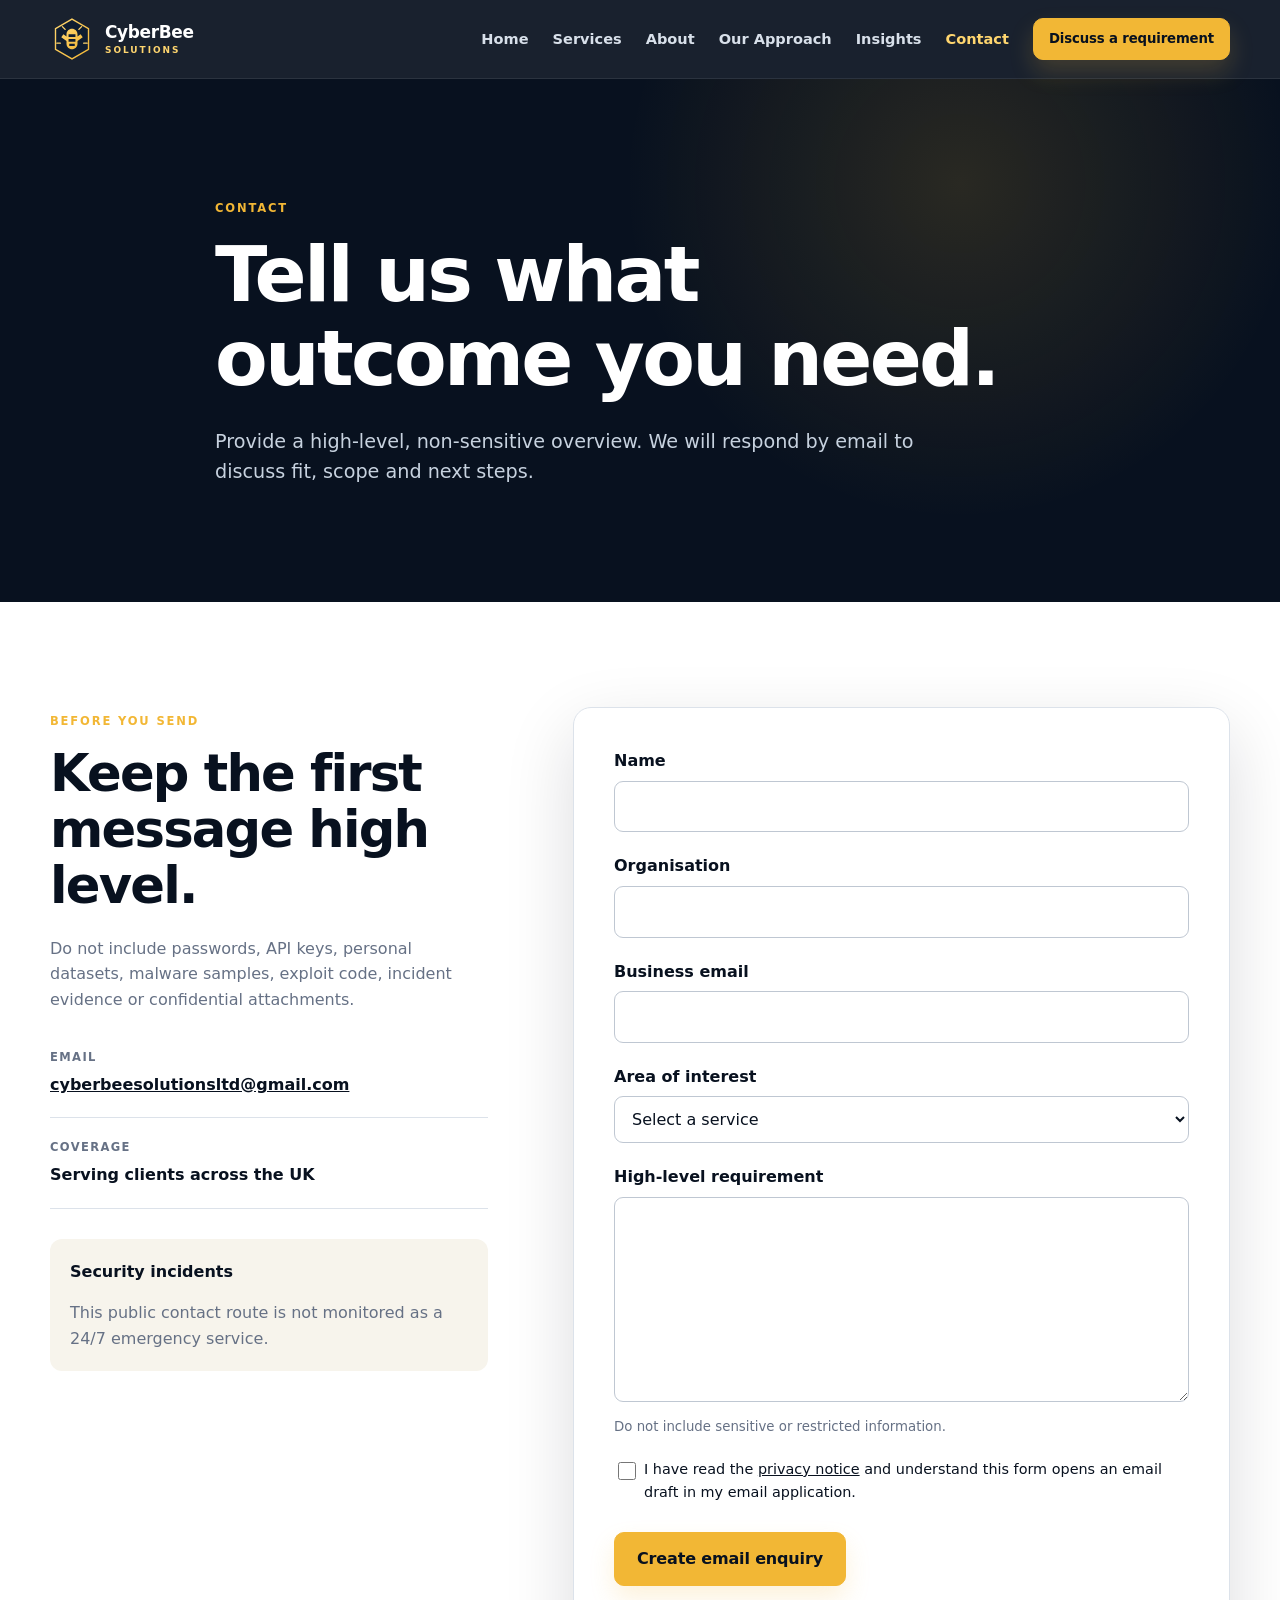
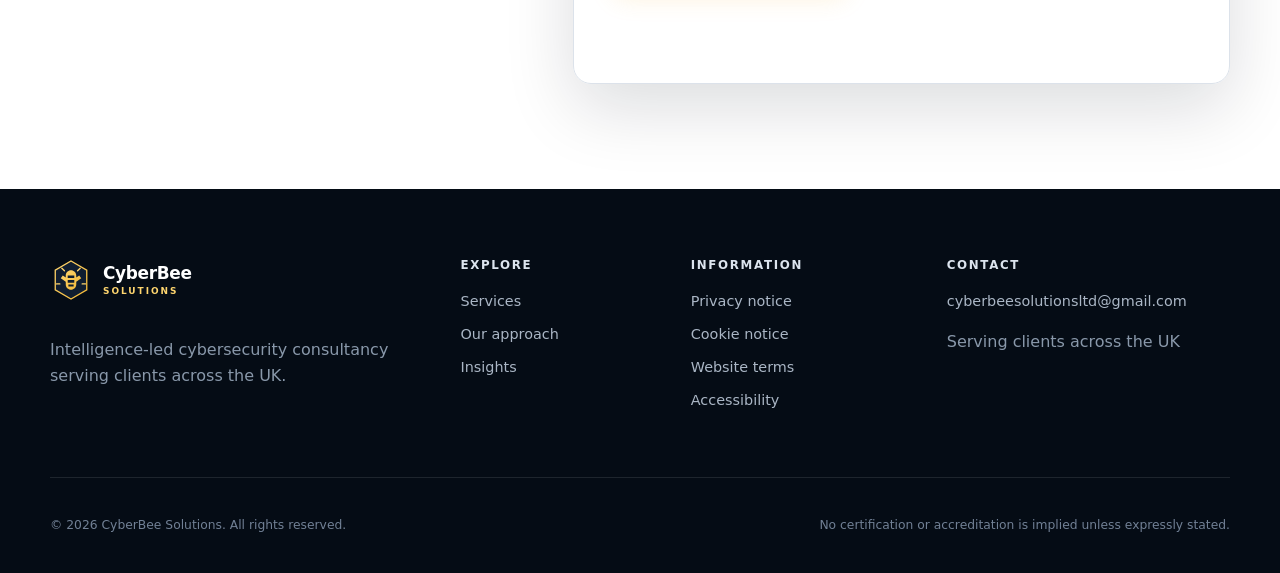
<file: contact.html>
<!doctype html>
<html lang="en-GB">
<head>
  <meta charset="utf-8">
  <meta name="viewport" content="width=device-width, initial-scale=1">
  <meta name="theme-color" content="#08111f">
  <meta name="description" content="Contact CyberBee Solutions to discuss a cyber threat intelligence, threat assessment or MISP consultancy requirement.">
  <meta name="robots" content="index, follow">
  <meta http-equiv="Content-Security-Policy" content="default-src 'self'; img-src 'self' data:; style-src 'self' 'unsafe-inline'; script-src 'self'; font-src 'self'; connect-src 'self'; frame-ancestors 'none'; base-uri 'self'; form-action 'self' mailto:; upgrade-insecure-requests">
  <meta name="referrer" content="strict-origin-when-cross-origin">
  <meta property="og:type" content="website">
  <meta property="og:site_name" content="CyberBee Solutions">
  <meta property="og:title" content="Contact CyberBee Solutions">
  <meta property="og:description" content="Contact CyberBee Solutions to discuss a cyber threat intelligence, threat assessment or MISP consultancy requirement.">
  <meta property="og:url" content="https://cyberbeesolutions.com/contact.html">
  <meta property="og:image" content="https://cyberbeesolutions.com/assets/images/og-card.png">
  <meta name="twitter:card" content="summary_large_image">
  <link rel="canonical" href="https://cyberbeesolutions.com/contact.html">
  <link rel="icon" href="assets/images/favicon.svg" type="image/svg+xml">
  <link rel="manifest" href="site.webmanifest">
  <link rel="stylesheet" href="assets/css/styles.css">
  <title>Contact CyberBee Solutions</title>

</head>
<body>
  <a class="skip-link" href="#main-content">Skip to main content</a>
  <header class="site-header" data-header>
    <div class="container header-inner">
      <a class="brand" href="index.html" aria-label="CyberBee Solutions home">
        <img src="assets/images/logo-mark.svg" alt="" width="44" height="44">
        <span class="brand-copy"><strong>CyberBee</strong><small>Solutions</small></span>
      </a>
      <button class="nav-toggle" type="button" aria-expanded="false" aria-controls="primary-nav" data-nav-toggle>
        <span class="sr-only">Toggle navigation</span>
        <span></span><span></span><span></span>
      </button>
      <nav id="primary-nav" class="primary-nav" aria-label="Primary" data-nav>
        <a href="index.html">Home</a><a href="services.html">Services</a><a href="about.html">About</a><a href="approach.html">Our Approach</a><a href="insights.html">Insights</a><a href="contact.html" aria-current="page" class="active">Contact</a>
        <a class="button button-small" href="contact.html">Discuss a requirement</a>
      </nav>
    </div>
  </header>
<main id="main-content">
  <section class="page-hero"><div class="container narrow"><span class="kicker">Contact</span><h1>Tell us what outcome you need.</h1><p class="lead">Provide a high-level, non-sensitive overview. We will respond by email to discuss fit, scope and next steps.</p></div></section>
  <section class="section"><div class="container contact-grid">
    <div class="contact-copy reveal"><span class="kicker">Before you send</span><h2>Keep the first message high level.</h2><p>Do not include passwords, API keys, personal datasets, malware samples, exploit code, incident evidence or confidential attachments.</p><div class="contact-method"><span>Email</span><a href="mailto:cyberbeesolutionsltd@gmail.com">cyberbeesolutionsltd@gmail.com</a></div><div class="contact-method"><span>Coverage</span><p>Serving clients across the UK</p></div><div class="response-note"><strong>Security incidents</strong><p>This public contact route is not monitored as a 24/7 emergency service.</p></div></div>
    <form class="contact-form reveal" data-contact-form novalidate>
      <div class="form-row"><label for="name">Name</label><input id="name" name="name" type="text" autocomplete="name" required maxlength="100"></div>
      <div class="form-row"><label for="organisation">Organisation</label><input id="organisation" name="organisation" type="text" autocomplete="organization" maxlength="150"></div>
      <div class="form-row"><label for="email">Business email</label><input id="email" name="email" type="email" autocomplete="email" required maxlength="160"></div>
      <div class="form-row"><label for="service">Area of interest</label><select id="service" name="service" required><option value="">Select a service</option><option>CTI capability assessment</option><option>Threat landscape assessment</option><option>Priority Intelligence Requirements workshop</option><option>MISP consultancy</option><option>Fractional CTI advisory</option><option>Other or unsure</option></select></div>
      <div class="form-row"><label for="message">High-level requirement</label><textarea id="message" name="message" rows="7" required maxlength="2000" aria-describedby="message-help"></textarea><small id="message-help">Do not include sensitive or restricted information.</small></div>
      <div class="form-row checkbox-row"><input id="privacy-consent" name="privacy-consent" type="checkbox" required><label for="privacy-consent">I have read the <a href="privacy.html">privacy notice</a> and understand this form opens an email draft in my email application.</label></div>
      <div class="form-row honeypot" aria-hidden="true"><label for="company-website">Leave this blank</label><input id="company-website" name="company-website" type="text" tabindex="-1" autocomplete="off"></div>
      <button class="button" type="submit">Create email enquiry</button>
      <p class="form-status" role="status" aria-live="polite" data-form-status></p>
      <noscript><p>JavaScript is required for the enquiry form. Email <a href="mailto:cyberbeesolutionsltd@gmail.com">cyberbeesolutionsltd@gmail.com</a> instead.</p></noscript>
    </form>
  </div></section>
</main>
  <footer class="site-footer">
    <div class="container footer-grid">
      <div>
        <a class="brand brand-footer" href="index.html">
          <img src="assets/images/logo-mark.svg" alt="" width="42" height="42">
          <span class="brand-copy"><strong>CyberBee</strong><small>Solutions</small></span>
        </a>
        <p>Intelligence-led cybersecurity consultancy serving clients across the UK.</p>
      </div>
      <div>
        <h2>Explore</h2>
        <a href="services.html">Services</a>
        <a href="approach.html">Our approach</a>
        <a href="insights.html">Insights</a>
      </div>
      <div>
        <h2>Information</h2>
        <a href="privacy.html">Privacy notice</a>
        <a href="cookies.html">Cookie notice</a>
        <a href="terms.html">Website terms</a>
        <a href="accessibility.html">Accessibility</a>
      </div>
      <div>
        <h2>Contact</h2>
        <a href="mailto:cyberbeesolutionsltd@gmail.com">cyberbeesolutionsltd@gmail.com</a>
        <p>Serving clients across the UK</p>
      </div>
    </div>
    <div class="container footer-bottom">
      <p>&copy; <span data-year>2026</span> CyberBee Solutions. All rights reserved.</p>
      <p>No certification or accreditation is implied unless expressly stated.</p>
    </div>
  </footer>
  <script src="assets/js/main.js" defer></script>
</body>
</html>
</file>
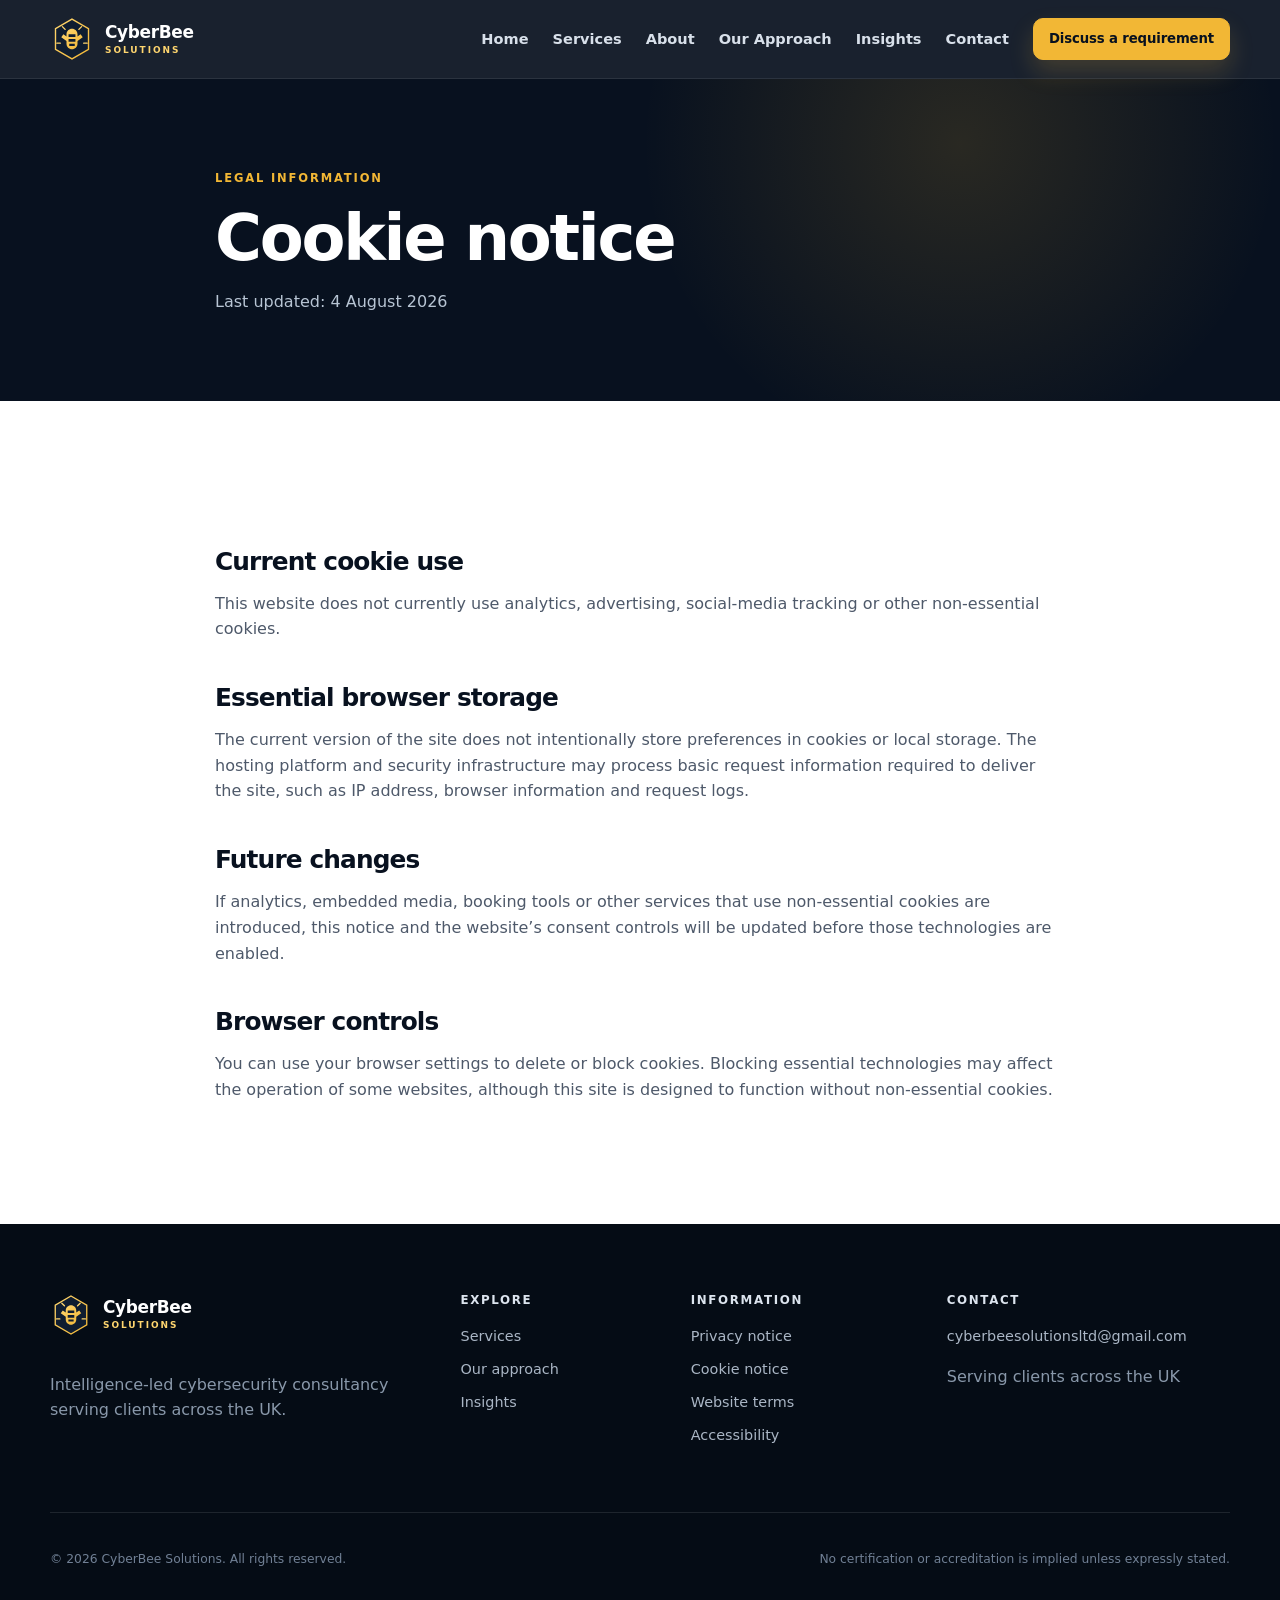
<file: cookies.html>
<!doctype html>
<html lang="en-GB">
<head>
  <meta charset="utf-8">
  <meta name="viewport" content="width=device-width, initial-scale=1">
  <meta name="theme-color" content="#08111f">
  <meta name="description" content="Cookie information for the CyberBee Solutions website.">
  <meta name="robots" content="index, follow">
  <meta http-equiv="Content-Security-Policy" content="default-src 'self'; img-src 'self' data:; style-src 'self' 'unsafe-inline'; script-src 'self'; font-src 'self'; connect-src 'self'; frame-ancestors 'none'; base-uri 'self'; form-action 'self' mailto:; upgrade-insecure-requests">
  <meta name="referrer" content="strict-origin-when-cross-origin">
  <meta property="og:type" content="website">
  <meta property="og:site_name" content="CyberBee Solutions">
  <meta property="og:title" content="Cookie notice | CyberBee Solutions">
  <meta property="og:description" content="Cookie information for the CyberBee Solutions website.">
  <meta property="og:url" content="https://cyberbeesolutions.com/cookies.html">
  <meta property="og:image" content="https://cyberbeesolutions.com/assets/images/og-card.png">
  <meta name="twitter:card" content="summary_large_image">
  <link rel="canonical" href="https://cyberbeesolutions.com/cookies.html">
  <link rel="icon" href="assets/images/favicon.svg" type="image/svg+xml">
  <link rel="manifest" href="site.webmanifest">
  <link rel="stylesheet" href="assets/css/styles.css">
  <title>Cookie notice | CyberBee Solutions</title>

</head>
<body>
  <a class="skip-link" href="#main-content">Skip to main content</a>
  <header class="site-header" data-header>
    <div class="container header-inner">
      <a class="brand" href="index.html" aria-label="CyberBee Solutions home">
        <img src="assets/images/logo-mark.svg" alt="" width="44" height="44">
        <span class="brand-copy"><strong>CyberBee</strong><small>Solutions</small></span>
      </a>
      <button class="nav-toggle" type="button" aria-expanded="false" aria-controls="primary-nav" data-nav-toggle>
        <span class="sr-only">Toggle navigation</span>
        <span></span><span></span><span></span>
      </button>
      <nav id="primary-nav" class="primary-nav" aria-label="Primary" data-nav>
        <a href="index.html">Home</a><a href="services.html">Services</a><a href="about.html">About</a><a href="approach.html">Our Approach</a><a href="insights.html">Insights</a><a href="contact.html">Contact</a>
        <a class="button button-small" href="contact.html">Discuss a requirement</a>
      </nav>
    </div>
  </header>
<main id="main-content" class="legal-main"><section class="page-hero page-hero-legal"><div class="container narrow"><span class="kicker">Legal information</span><h1>Cookie notice</h1><p>Last updated: 4 August 2026</p></div></section><section class="section"><div class="container legal-copy">
<h2>Current cookie use</h2><p>This website does not currently use analytics, advertising, social-media tracking or other non-essential cookies.</p>
<h2>Essential browser storage</h2><p>The current version of the site does not intentionally store preferences in cookies or local storage. The hosting platform and security infrastructure may process basic request information required to deliver the site, such as IP address, browser information and request logs.</p>
<h2>Future changes</h2><p>If analytics, embedded media, booking tools or other services that use non-essential cookies are introduced, this notice and the website’s consent controls will be updated before those technologies are enabled.</p>
<h2>Browser controls</h2><p>You can use your browser settings to delete or block cookies. Blocking essential technologies may affect the operation of some websites, although this site is designed to function without non-essential cookies.</p>
</div></section></main>
  <footer class="site-footer">
    <div class="container footer-grid">
      <div>
        <a class="brand brand-footer" href="index.html">
          <img src="assets/images/logo-mark.svg" alt="" width="42" height="42">
          <span class="brand-copy"><strong>CyberBee</strong><small>Solutions</small></span>
        </a>
        <p>Intelligence-led cybersecurity consultancy serving clients across the UK.</p>
      </div>
      <div>
        <h2>Explore</h2>
        <a href="services.html">Services</a>
        <a href="approach.html">Our approach</a>
        <a href="insights.html">Insights</a>
      </div>
      <div>
        <h2>Information</h2>
        <a href="privacy.html">Privacy notice</a>
        <a href="cookies.html">Cookie notice</a>
        <a href="terms.html">Website terms</a>
        <a href="accessibility.html">Accessibility</a>
      </div>
      <div>
        <h2>Contact</h2>
        <a href="mailto:cyberbeesolutionsltd@gmail.com">cyberbeesolutionsltd@gmail.com</a>
        <p>Serving clients across the UK</p>
      </div>
    </div>
    <div class="container footer-bottom">
      <p>&copy; <span data-year>2026</span> CyberBee Solutions. All rights reserved.</p>
      <p>No certification or accreditation is implied unless expressly stated.</p>
    </div>
  </footer>
  <script src="assets/js/main.js" defer></script>
</body>
</html>
</file>
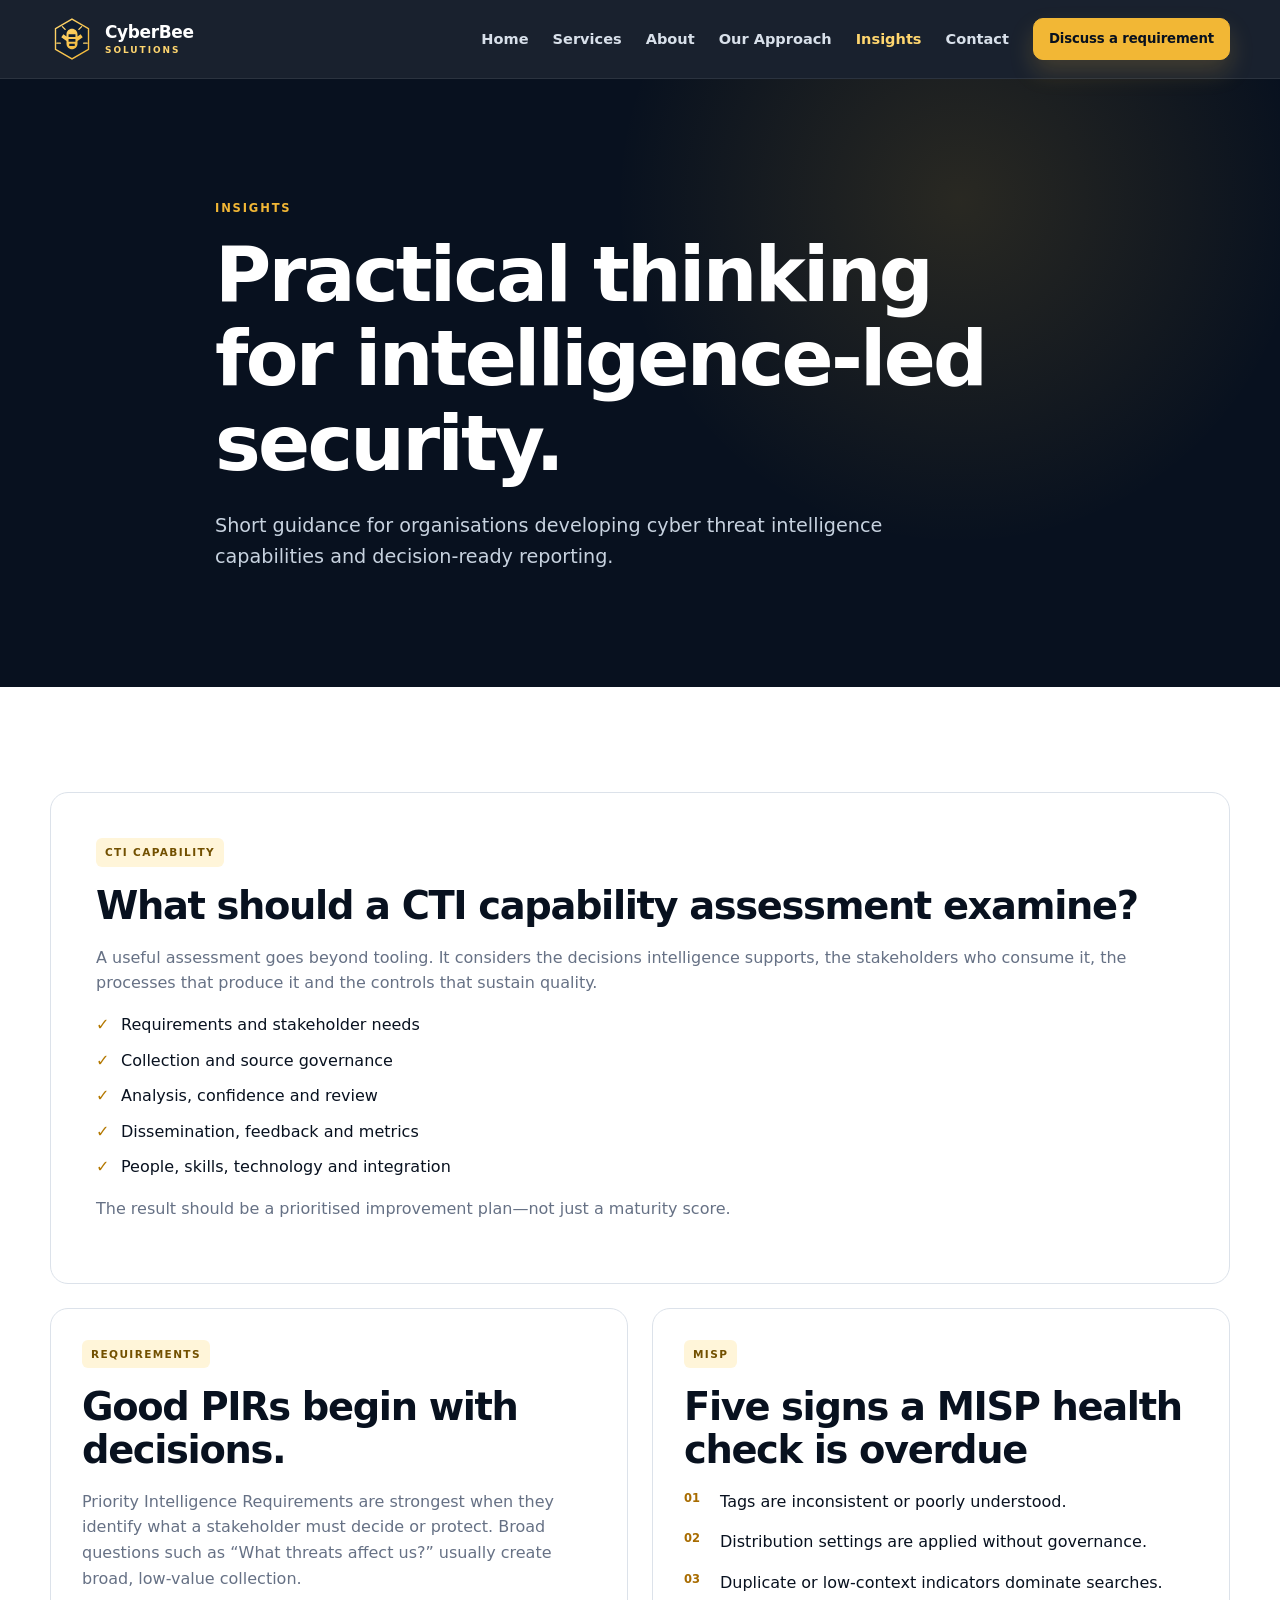
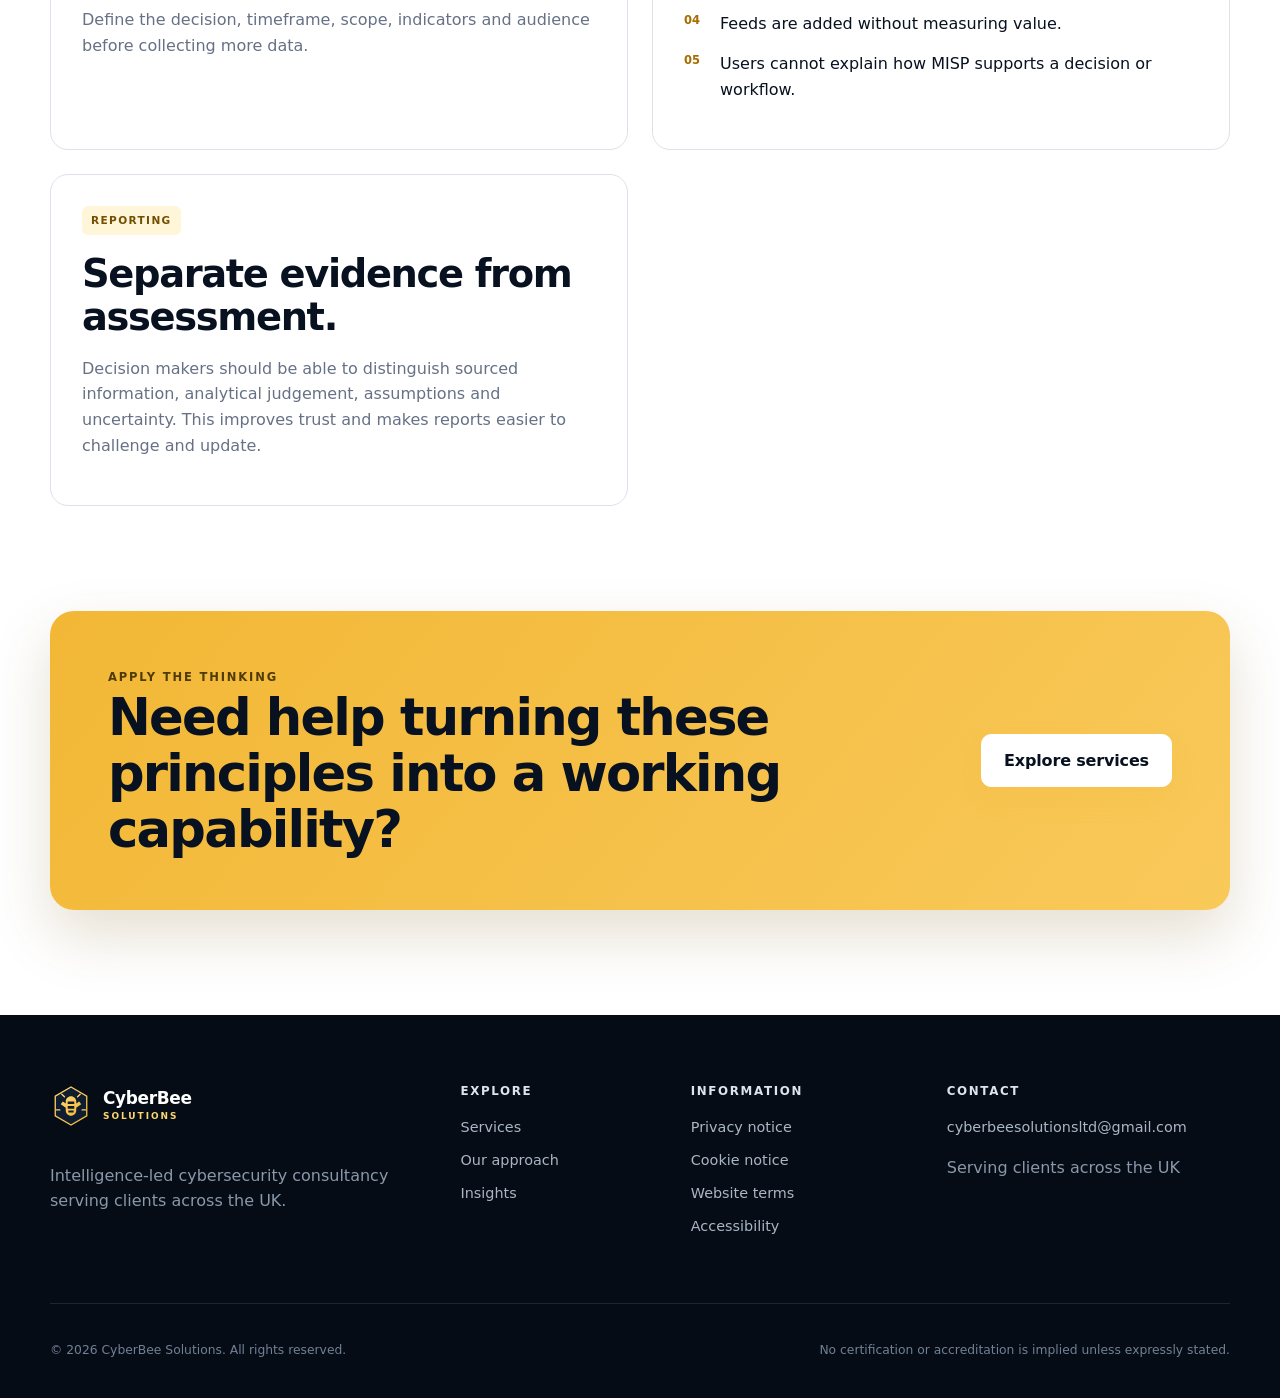
<file: insights.html>
<!doctype html>
<html lang="en-GB">
<head>
  <meta charset="utf-8">
  <meta name="viewport" content="width=device-width, initial-scale=1">
  <meta name="theme-color" content="#08111f">
  <meta name="description" content="Practical guidance on cyber threat intelligence requirements, capability assessments and MISP operations.">
  <meta name="robots" content="index, follow">
  <meta http-equiv="Content-Security-Policy" content="default-src 'self'; img-src 'self' data:; style-src 'self' 'unsafe-inline'; script-src 'self'; font-src 'self'; connect-src 'self'; frame-ancestors 'none'; base-uri 'self'; form-action 'self' mailto:; upgrade-insecure-requests">
  <meta name="referrer" content="strict-origin-when-cross-origin">
  <meta property="og:type" content="website">
  <meta property="og:site_name" content="CyberBee Solutions">
  <meta property="og:title" content="Cyber threat intelligence insights | CyberBee Solutions">
  <meta property="og:description" content="Practical guidance on cyber threat intelligence requirements, capability assessments and MISP operations.">
  <meta property="og:url" content="https://cyberbeesolutions.com/insights.html">
  <meta property="og:image" content="https://cyberbeesolutions.com/assets/images/og-card.png">
  <meta name="twitter:card" content="summary_large_image">
  <link rel="canonical" href="https://cyberbeesolutions.com/insights.html">
  <link rel="icon" href="assets/images/favicon.svg" type="image/svg+xml">
  <link rel="manifest" href="site.webmanifest">
  <link rel="stylesheet" href="assets/css/styles.css">
  <title>Cyber threat intelligence insights | CyberBee Solutions</title>

</head>
<body>
  <a class="skip-link" href="#main-content">Skip to main content</a>
  <header class="site-header" data-header>
    <div class="container header-inner">
      <a class="brand" href="index.html" aria-label="CyberBee Solutions home">
        <img src="assets/images/logo-mark.svg" alt="" width="44" height="44">
        <span class="brand-copy"><strong>CyberBee</strong><small>Solutions</small></span>
      </a>
      <button class="nav-toggle" type="button" aria-expanded="false" aria-controls="primary-nav" data-nav-toggle>
        <span class="sr-only">Toggle navigation</span>
        <span></span><span></span><span></span>
      </button>
      <nav id="primary-nav" class="primary-nav" aria-label="Primary" data-nav>
        <a href="index.html">Home</a><a href="services.html">Services</a><a href="about.html">About</a><a href="approach.html">Our Approach</a><a href="insights.html" aria-current="page" class="active">Insights</a><a href="contact.html">Contact</a>
        <a class="button button-small" href="contact.html">Discuss a requirement</a>
      </nav>
    </div>
  </header>
<main id="main-content">
  <section class="page-hero"><div class="container narrow"><span class="kicker">Insights</span><h1>Practical thinking for intelligence-led security.</h1><p class="lead">Short guidance for organisations developing cyber threat intelligence capabilities and decision-ready reporting.</p></div></section>
  <section class="section"><div class="container insight-layout">
    <article class="article-card article-featured reveal"><span class="article-type">CTI capability</span><h2>What should a CTI capability assessment examine?</h2><p>A useful assessment goes beyond tooling. It considers the decisions intelligence supports, the stakeholders who consume it, the processes that produce it and the controls that sustain quality.</p><ul class="check-list"><li>Requirements and stakeholder needs</li><li>Collection and source governance</li><li>Analysis, confidence and review</li><li>Dissemination, feedback and metrics</li><li>People, skills, technology and integration</li></ul><p>The result should be a prioritised improvement plan—not just a maturity score.</p></article>
    <article class="article-card reveal"><span class="article-type">Requirements</span><h2>Good PIRs begin with decisions.</h2><p>Priority Intelligence Requirements are strongest when they identify what a stakeholder must decide or protect. Broad questions such as “What threats affect us?” usually create broad, low-value collection.</p><p>Define the decision, timeframe, scope, indicators and audience before collecting more data.</p></article>
    <article class="article-card reveal"><span class="article-type">MISP</span><h2>Five signs a MISP health check is overdue</h2><ol class="number-list"><li>Tags are inconsistent or poorly understood.</li><li>Distribution settings are applied without governance.</li><li>Duplicate or low-context indicators dominate searches.</li><li>Feeds are added without measuring value.</li><li>Users cannot explain how MISP supports a decision or workflow.</li></ol></article>
    <article class="article-card reveal"><span class="article-type">Reporting</span><h2>Separate evidence from assessment.</h2><p>Decision makers should be able to distinguish sourced information, analytical judgement, assumptions and uncertainty. This improves trust and makes reports easier to challenge and update.</p></article>
  </div></section>
  <section class="section section-cta"><div class="container cta-panel reveal"><div><span class="kicker">Apply the thinking</span><h2>Need help turning these principles into a working capability?</h2></div><a class="button button-light" href="services.html">Explore services</a></div></section>
</main>
  <footer class="site-footer">
    <div class="container footer-grid">
      <div>
        <a class="brand brand-footer" href="index.html">
          <img src="assets/images/logo-mark.svg" alt="" width="42" height="42">
          <span class="brand-copy"><strong>CyberBee</strong><small>Solutions</small></span>
        </a>
        <p>Intelligence-led cybersecurity consultancy serving clients across the UK.</p>
      </div>
      <div>
        <h2>Explore</h2>
        <a href="services.html">Services</a>
        <a href="approach.html">Our approach</a>
        <a href="insights.html">Insights</a>
      </div>
      <div>
        <h2>Information</h2>
        <a href="privacy.html">Privacy notice</a>
        <a href="cookies.html">Cookie notice</a>
        <a href="terms.html">Website terms</a>
        <a href="accessibility.html">Accessibility</a>
      </div>
      <div>
        <h2>Contact</h2>
        <a href="mailto:cyberbeesolutionsltd@gmail.com">cyberbeesolutionsltd@gmail.com</a>
        <p>Serving clients across the UK</p>
      </div>
    </div>
    <div class="container footer-bottom">
      <p>&copy; <span data-year>2026</span> CyberBee Solutions. All rights reserved.</p>
      <p>No certification or accreditation is implied unless expressly stated.</p>
    </div>
  </footer>
  <script src="assets/js/main.js" defer></script>
</body>
</html>
</file>
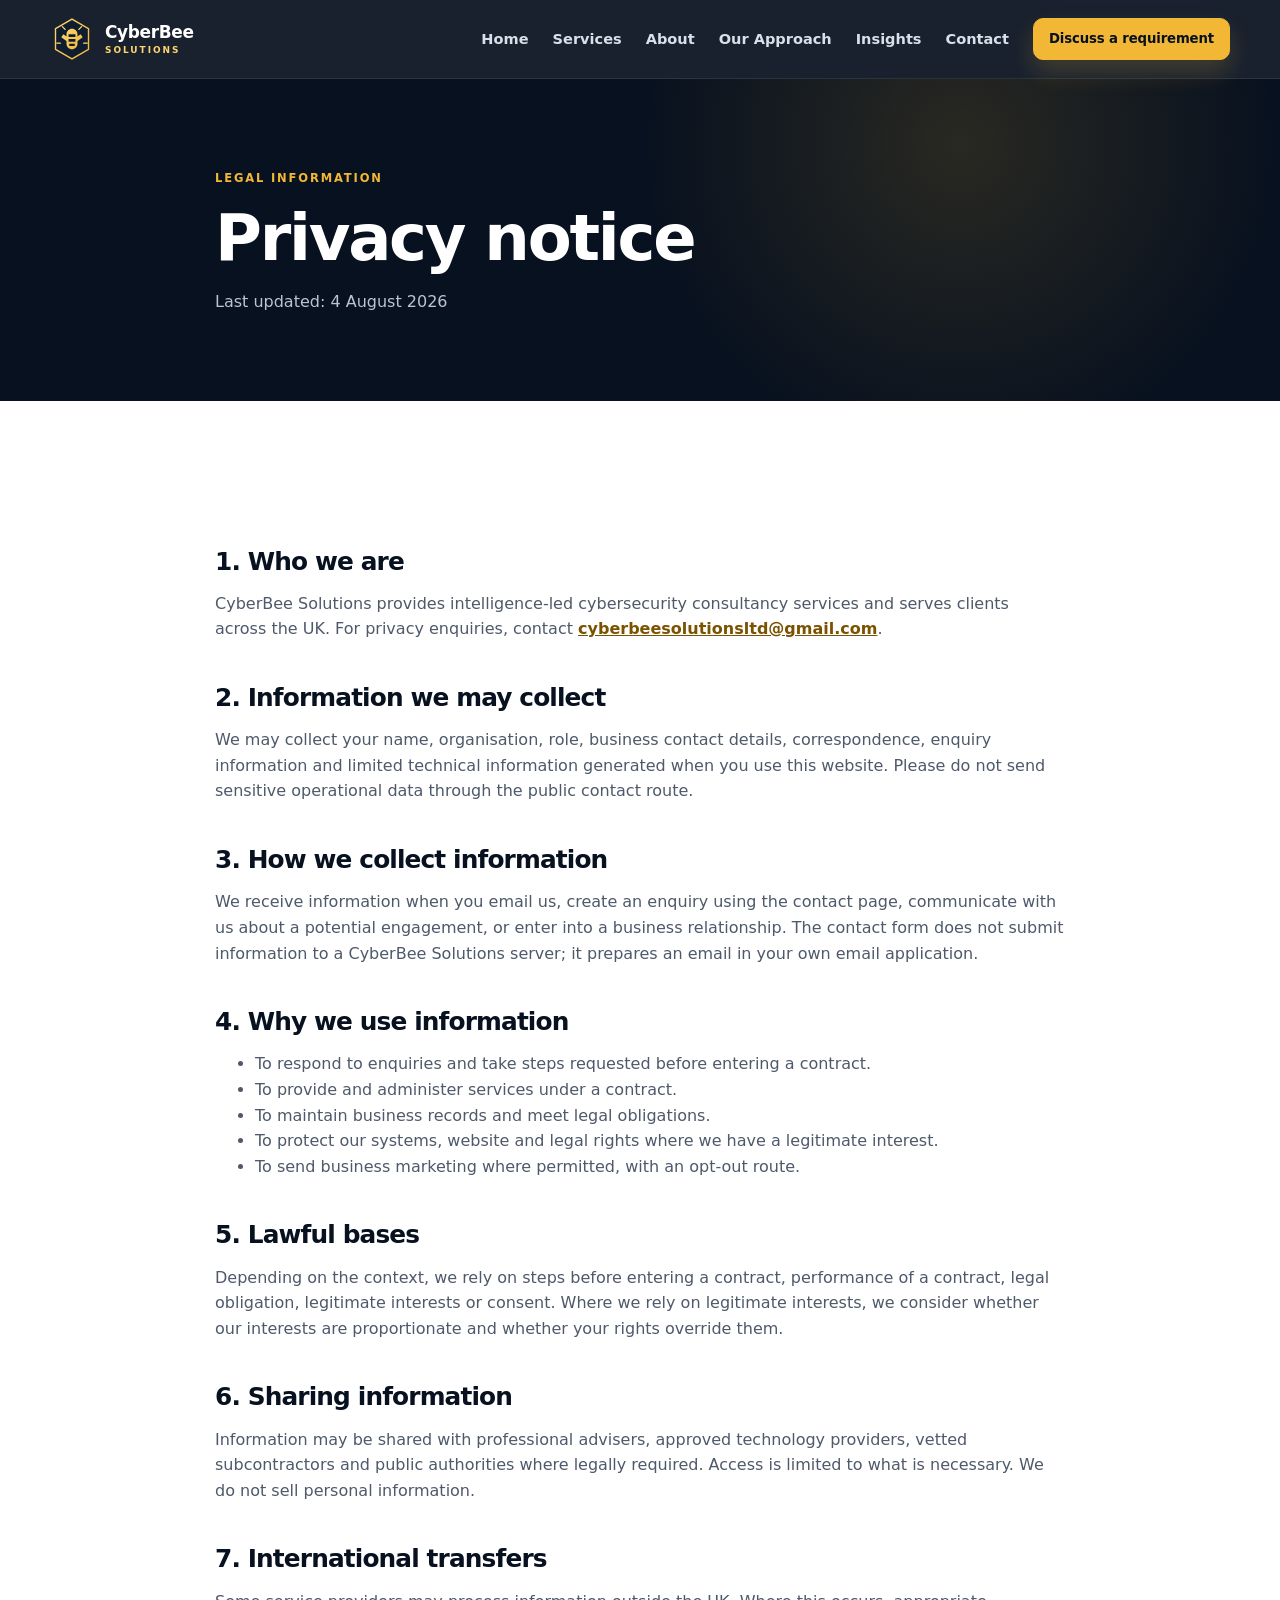
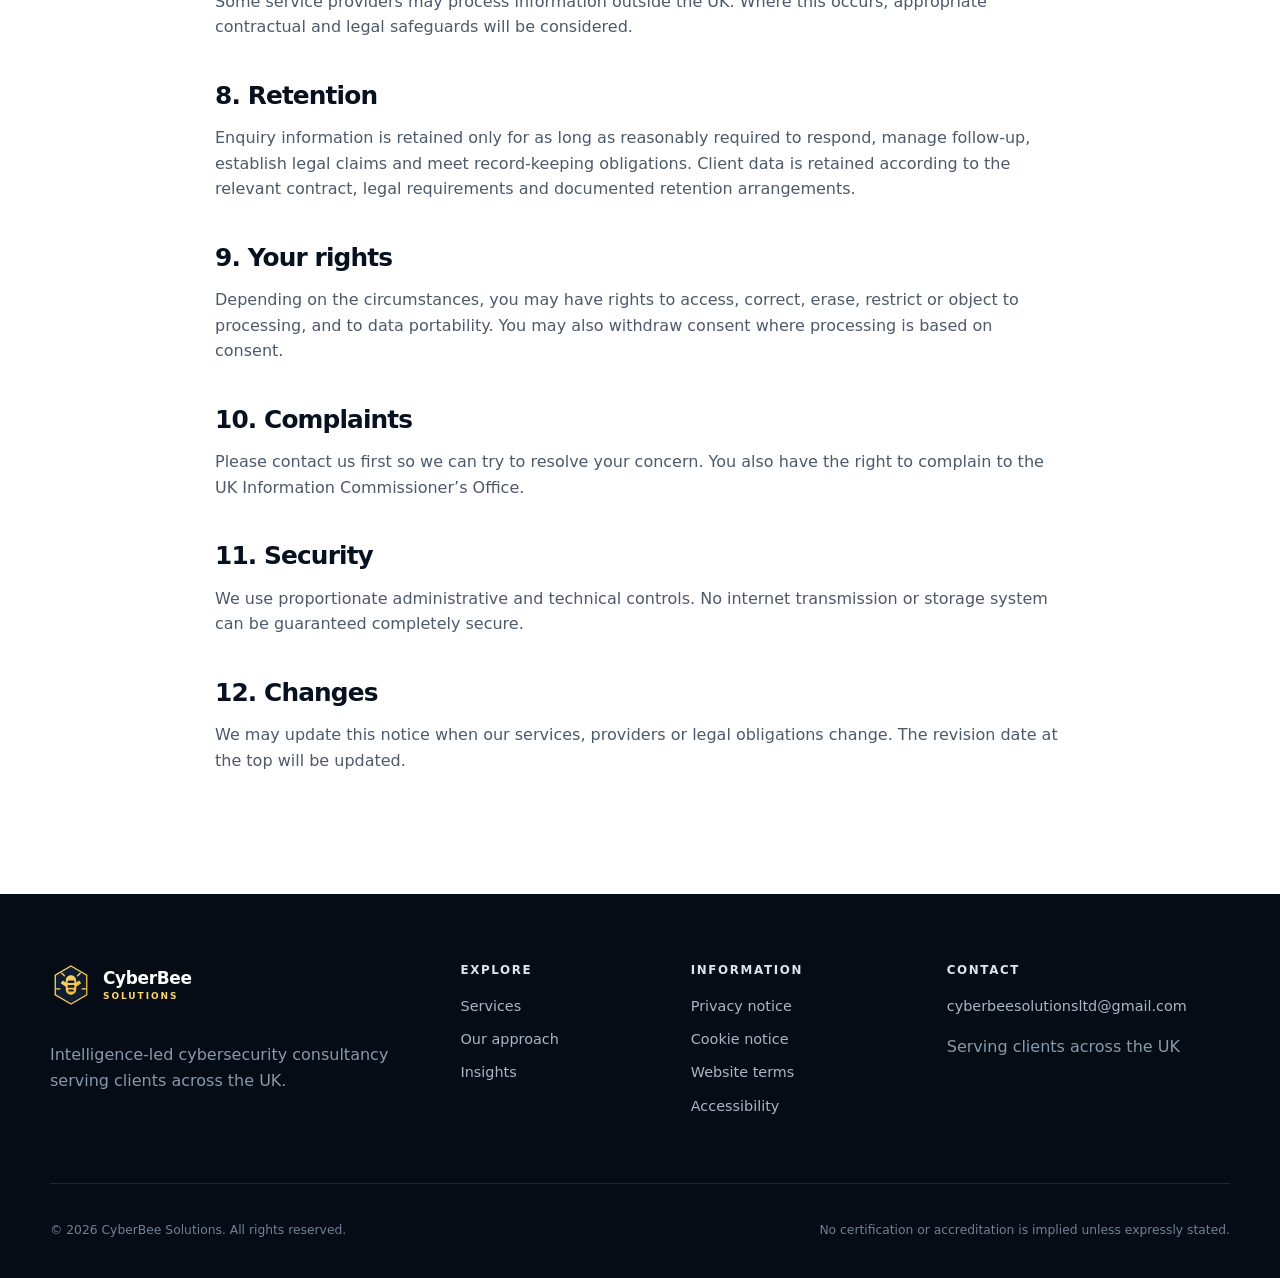
<file: privacy.html>
<!doctype html>
<html lang="en-GB">
<head>
  <meta charset="utf-8">
  <meta name="viewport" content="width=device-width, initial-scale=1">
  <meta name="theme-color" content="#08111f">
  <meta name="description" content="Privacy information for visitors and people contacting CyberBee Solutions.">
  <meta name="robots" content="index, follow">
  <meta http-equiv="Content-Security-Policy" content="default-src 'self'; img-src 'self' data:; style-src 'self' 'unsafe-inline'; script-src 'self'; font-src 'self'; connect-src 'self'; frame-ancestors 'none'; base-uri 'self'; form-action 'self' mailto:; upgrade-insecure-requests">
  <meta name="referrer" content="strict-origin-when-cross-origin">
  <meta property="og:type" content="website">
  <meta property="og:site_name" content="CyberBee Solutions">
  <meta property="og:title" content="Privacy notice | CyberBee Solutions">
  <meta property="og:description" content="Privacy information for visitors and people contacting CyberBee Solutions.">
  <meta property="og:url" content="https://cyberbeesolutions.com/privacy.html">
  <meta property="og:image" content="https://cyberbeesolutions.com/assets/images/og-card.png">
  <meta name="twitter:card" content="summary_large_image">
  <link rel="canonical" href="https://cyberbeesolutions.com/privacy.html">
  <link rel="icon" href="assets/images/favicon.svg" type="image/svg+xml">
  <link rel="manifest" href="site.webmanifest">
  <link rel="stylesheet" href="assets/css/styles.css">
  <title>Privacy notice | CyberBee Solutions</title>

</head>
<body>
  <a class="skip-link" href="#main-content">Skip to main content</a>
  <header class="site-header" data-header>
    <div class="container header-inner">
      <a class="brand" href="index.html" aria-label="CyberBee Solutions home">
        <img src="assets/images/logo-mark.svg" alt="" width="44" height="44">
        <span class="brand-copy"><strong>CyberBee</strong><small>Solutions</small></span>
      </a>
      <button class="nav-toggle" type="button" aria-expanded="false" aria-controls="primary-nav" data-nav-toggle>
        <span class="sr-only">Toggle navigation</span>
        <span></span><span></span><span></span>
      </button>
      <nav id="primary-nav" class="primary-nav" aria-label="Primary" data-nav>
        <a href="index.html">Home</a><a href="services.html">Services</a><a href="about.html">About</a><a href="approach.html">Our Approach</a><a href="insights.html">Insights</a><a href="contact.html">Contact</a>
        <a class="button button-small" href="contact.html">Discuss a requirement</a>
      </nav>
    </div>
  </header>
<main id="main-content" class="legal-main"><section class="page-hero page-hero-legal"><div class="container narrow"><span class="kicker">Legal information</span><h1>Privacy notice</h1><p>Last updated: 4 August 2026</p></div></section><section class="section"><div class="container legal-copy">
<h2>1. Who we are</h2><p>CyberBee Solutions provides intelligence-led cybersecurity consultancy services and serves clients across the UK. For privacy enquiries, contact <a href="mailto:cyberbeesolutionsltd@gmail.com">cyberbeesolutionsltd@gmail.com</a>.</p>
<h2>2. Information we may collect</h2><p>We may collect your name, organisation, role, business contact details, correspondence, enquiry information and limited technical information generated when you use this website. Please do not send sensitive operational data through the public contact route.</p>
<h2>3. How we collect information</h2><p>We receive information when you email us, create an enquiry using the contact page, communicate with us about a potential engagement, or enter into a business relationship. The contact form does not submit information to a CyberBee Solutions server; it prepares an email in your own email application.</p>
<h2>4. Why we use information</h2><ul><li>To respond to enquiries and take steps requested before entering a contract.</li><li>To provide and administer services under a contract.</li><li>To maintain business records and meet legal obligations.</li><li>To protect our systems, website and legal rights where we have a legitimate interest.</li><li>To send business marketing where permitted, with an opt-out route.</li></ul>
<h2>5. Lawful bases</h2><p>Depending on the context, we rely on steps before entering a contract, performance of a contract, legal obligation, legitimate interests or consent. Where we rely on legitimate interests, we consider whether our interests are proportionate and whether your rights override them.</p>
<h2>6. Sharing information</h2><p>Information may be shared with professional advisers, approved technology providers, vetted subcontractors and public authorities where legally required. Access is limited to what is necessary. We do not sell personal information.</p>
<h2>7. International transfers</h2><p>Some service providers may process information outside the UK. Where this occurs, appropriate contractual and legal safeguards will be considered.</p>
<h2>8. Retention</h2><p>Enquiry information is retained only for as long as reasonably required to respond, manage follow-up, establish legal claims and meet record-keeping obligations. Client data is retained according to the relevant contract, legal requirements and documented retention arrangements.</p>
<h2>9. Your rights</h2><p>Depending on the circumstances, you may have rights to access, correct, erase, restrict or object to processing, and to data portability. You may also withdraw consent where processing is based on consent.</p>
<h2>10. Complaints</h2><p>Please contact us first so we can try to resolve your concern. You also have the right to complain to the UK Information Commissioner’s Office.</p>
<h2>11. Security</h2><p>We use proportionate administrative and technical controls. No internet transmission or storage system can be guaranteed completely secure.</p>
<h2>12. Changes</h2><p>We may update this notice when our services, providers or legal obligations change. The revision date at the top will be updated.</p>
</div></section></main>
  <footer class="site-footer">
    <div class="container footer-grid">
      <div>
        <a class="brand brand-footer" href="index.html">
          <img src="assets/images/logo-mark.svg" alt="" width="42" height="42">
          <span class="brand-copy"><strong>CyberBee</strong><small>Solutions</small></span>
        </a>
        <p>Intelligence-led cybersecurity consultancy serving clients across the UK.</p>
      </div>
      <div>
        <h2>Explore</h2>
        <a href="services.html">Services</a>
        <a href="approach.html">Our approach</a>
        <a href="insights.html">Insights</a>
      </div>
      <div>
        <h2>Information</h2>
        <a href="privacy.html">Privacy notice</a>
        <a href="cookies.html">Cookie notice</a>
        <a href="terms.html">Website terms</a>
        <a href="accessibility.html">Accessibility</a>
      </div>
      <div>
        <h2>Contact</h2>
        <a href="mailto:cyberbeesolutionsltd@gmail.com">cyberbeesolutionsltd@gmail.com</a>
        <p>Serving clients across the UK</p>
      </div>
    </div>
    <div class="container footer-bottom">
      <p>&copy; <span data-year>2026</span> CyberBee Solutions. All rights reserved.</p>
      <p>No certification or accreditation is implied unless expressly stated.</p>
    </div>
  </footer>
  <script src="assets/js/main.js" defer></script>
</body>
</html>
</file>
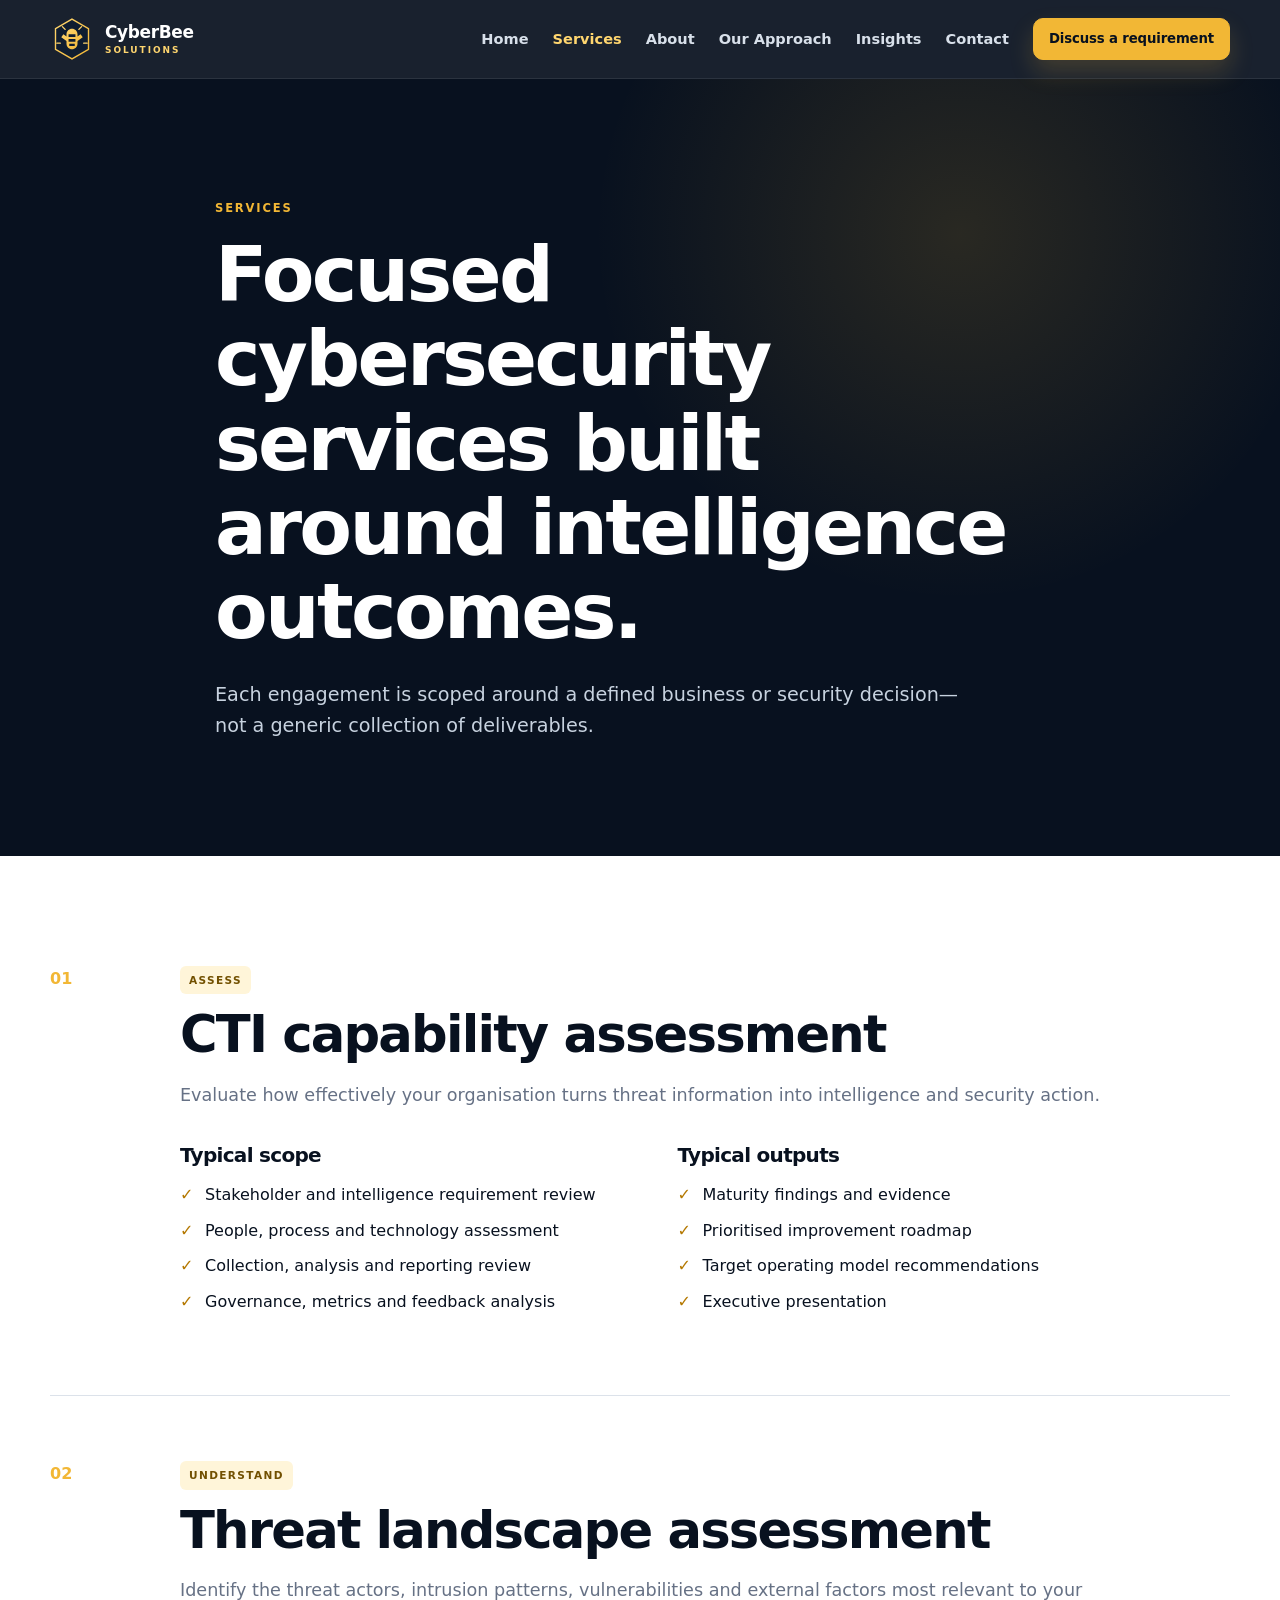
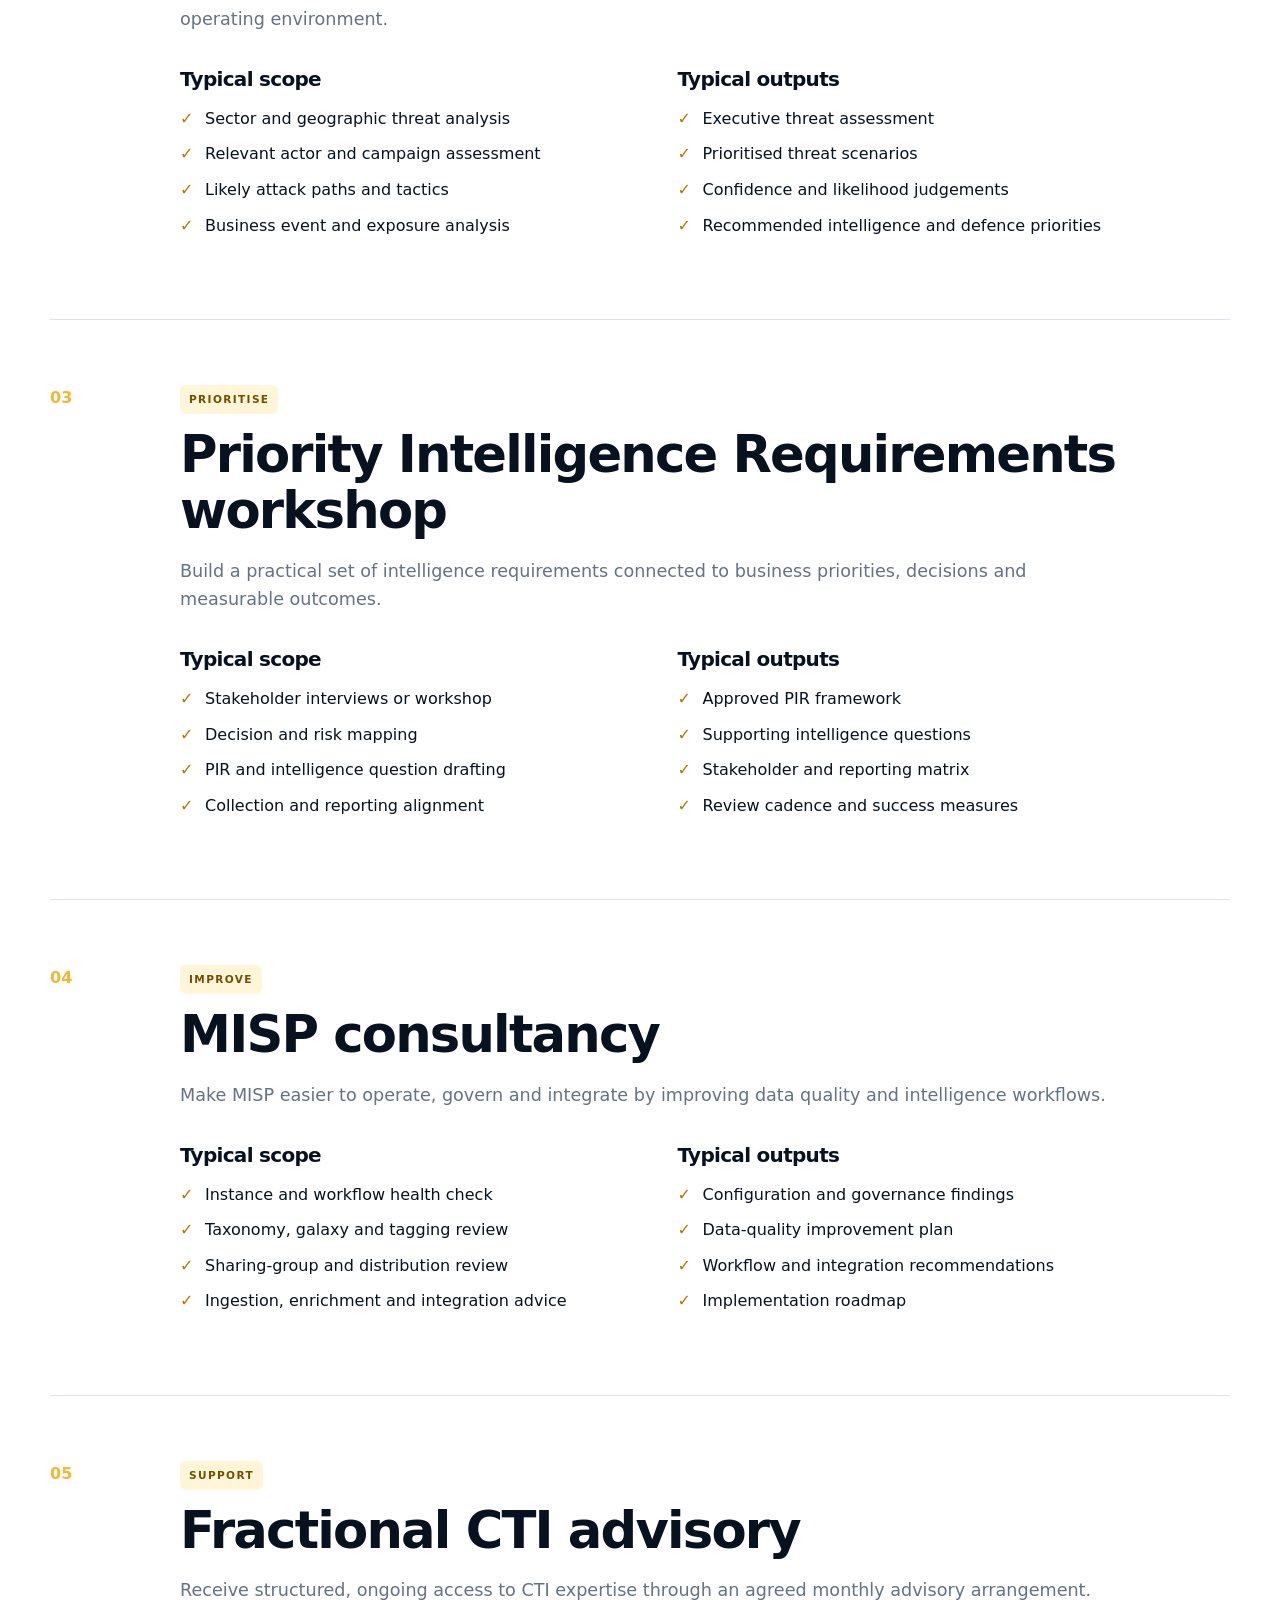
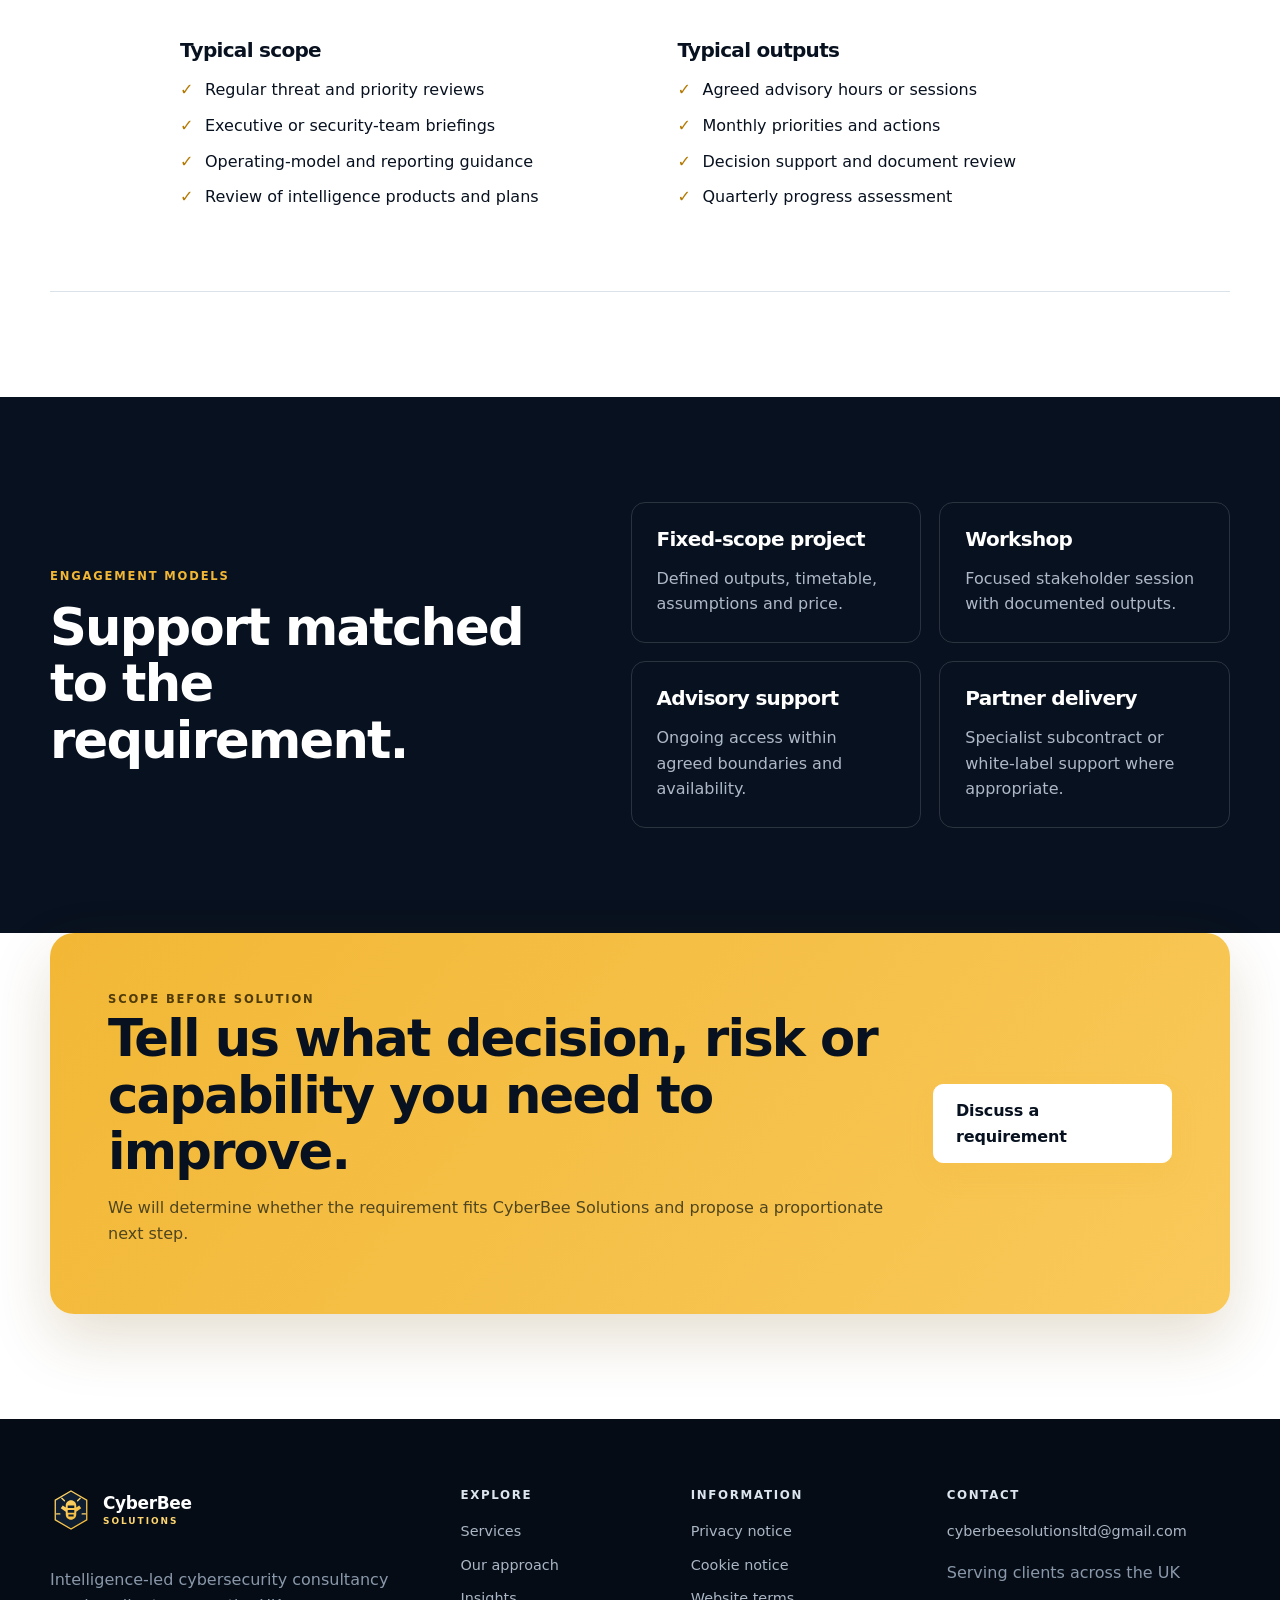
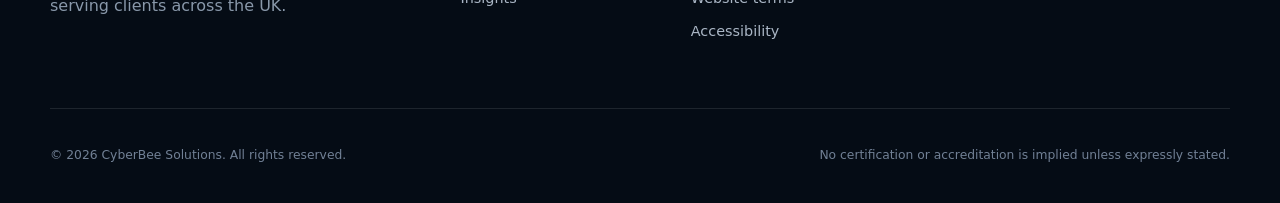
<file: services.html>
<!doctype html>
<html lang="en-GB">
<head>
  <meta charset="utf-8">
  <meta name="viewport" content="width=device-width, initial-scale=1">
  <meta name="theme-color" content="#08111f">
  <meta name="description" content="Explore CyberBee Solutions services including CTI capability assessments, threat landscape reporting, PIR workshops, MISP consultancy and fractional CTI advisory.">
  <meta name="robots" content="index, follow">
  <meta http-equiv="Content-Security-Policy" content="default-src 'self'; img-src 'self' data:; style-src 'self' 'unsafe-inline'; script-src 'self'; font-src 'self'; connect-src 'self'; frame-ancestors 'none'; base-uri 'self'; form-action 'self' mailto:; upgrade-insecure-requests">
  <meta name="referrer" content="strict-origin-when-cross-origin">
  <meta property="og:type" content="website">
  <meta property="og:site_name" content="CyberBee Solutions">
  <meta property="og:title" content="Cybersecurity services | CyberBee Solutions">
  <meta property="og:description" content="Explore CyberBee Solutions services including CTI capability assessments, threat landscape reporting, PIR workshops, MISP consultancy and fractional CTI advisory.">
  <meta property="og:url" content="https://cyberbeesolutions.com/services.html">
  <meta property="og:image" content="https://cyberbeesolutions.com/assets/images/og-card.png">
  <meta name="twitter:card" content="summary_large_image">
  <link rel="canonical" href="https://cyberbeesolutions.com/services.html">
  <link rel="icon" href="assets/images/favicon.svg" type="image/svg+xml">
  <link rel="manifest" href="site.webmanifest">
  <link rel="stylesheet" href="assets/css/styles.css">
  <title>Cybersecurity services | CyberBee Solutions</title>

</head>
<body>
  <a class="skip-link" href="#main-content">Skip to main content</a>
  <header class="site-header" data-header>
    <div class="container header-inner">
      <a class="brand" href="index.html" aria-label="CyberBee Solutions home">
        <img src="assets/images/logo-mark.svg" alt="" width="44" height="44">
        <span class="brand-copy"><strong>CyberBee</strong><small>Solutions</small></span>
      </a>
      <button class="nav-toggle" type="button" aria-expanded="false" aria-controls="primary-nav" data-nav-toggle>
        <span class="sr-only">Toggle navigation</span>
        <span></span><span></span><span></span>
      </button>
      <nav id="primary-nav" class="primary-nav" aria-label="Primary" data-nav>
        <a href="index.html">Home</a><a href="services.html" aria-current="page" class="active">Services</a><a href="about.html">About</a><a href="approach.html">Our Approach</a><a href="insights.html">Insights</a><a href="contact.html">Contact</a>
        <a class="button button-small" href="contact.html">Discuss a requirement</a>
      </nav>
    </div>
  </header>
<main id="main-content">
  <section class="page-hero"><div class="container narrow"><span class="kicker">Services</span><h1>Focused cybersecurity services built around intelligence outcomes.</h1><p class="lead">Each engagement is scoped around a defined business or security decision—not a generic collection of deliverables.</p></div></section>

  <section class="section services-detail">
    <div class="container">
      <article id="cti-assessment" class="service-detail reveal">
        <div class="service-index">01</div>
        <div><span class="service-tag">Assess</span><h2>CTI capability assessment</h2><p>Evaluate how effectively your organisation turns threat information into intelligence and security action.</p>
          <div class="detail-grid"><div><h3>Typical scope</h3><ul class="check-list"><li>Stakeholder and intelligence requirement review</li><li>People, process and technology assessment</li><li>Collection, analysis and reporting review</li><li>Governance, metrics and feedback analysis</li></ul></div><div><h3>Typical outputs</h3><ul class="check-list"><li>Maturity findings and evidence</li><li>Prioritised improvement roadmap</li><li>Target operating model recommendations</li><li>Executive presentation</li></ul></div></div>
        </div>
      </article>

      <article id="threat-landscape" class="service-detail reveal">
        <div class="service-index">02</div>
        <div><span class="service-tag">Understand</span><h2>Threat landscape assessment</h2><p>Identify the threat actors, intrusion patterns, vulnerabilities and external factors most relevant to your operating environment.</p>
          <div class="detail-grid"><div><h3>Typical scope</h3><ul class="check-list"><li>Sector and geographic threat analysis</li><li>Relevant actor and campaign assessment</li><li>Likely attack paths and tactics</li><li>Business event and exposure analysis</li></ul></div><div><h3>Typical outputs</h3><ul class="check-list"><li>Executive threat assessment</li><li>Prioritised threat scenarios</li><li>Confidence and likelihood judgements</li><li>Recommended intelligence and defence priorities</li></ul></div></div>
        </div>
      </article>

      <article id="pir-workshop" class="service-detail reveal">
        <div class="service-index">03</div>
        <div><span class="service-tag">Prioritise</span><h2>Priority Intelligence Requirements workshop</h2><p>Build a practical set of intelligence requirements connected to business priorities, decisions and measurable outcomes.</p>
          <div class="detail-grid"><div><h3>Typical scope</h3><ul class="check-list"><li>Stakeholder interviews or workshop</li><li>Decision and risk mapping</li><li>PIR and intelligence question drafting</li><li>Collection and reporting alignment</li></ul></div><div><h3>Typical outputs</h3><ul class="check-list"><li>Approved PIR framework</li><li>Supporting intelligence questions</li><li>Stakeholder and reporting matrix</li><li>Review cadence and success measures</li></ul></div></div>
        </div>
      </article>

      <article id="misp" class="service-detail reveal">
        <div class="service-index">04</div>
        <div><span class="service-tag">Improve</span><h2>MISP consultancy</h2><p>Make MISP easier to operate, govern and integrate by improving data quality and intelligence workflows.</p>
          <div class="detail-grid"><div><h3>Typical scope</h3><ul class="check-list"><li>Instance and workflow health check</li><li>Taxonomy, galaxy and tagging review</li><li>Sharing-group and distribution review</li><li>Ingestion, enrichment and integration advice</li></ul></div><div><h3>Typical outputs</h3><ul class="check-list"><li>Configuration and governance findings</li><li>Data-quality improvement plan</li><li>Workflow and integration recommendations</li><li>Implementation roadmap</li></ul></div></div>
        </div>
      </article>

      <article id="fractional" class="service-detail reveal">
        <div class="service-index">05</div>
        <div><span class="service-tag">Support</span><h2>Fractional CTI advisory</h2><p>Receive structured, ongoing access to CTI expertise through an agreed monthly advisory arrangement.</p>
          <div class="detail-grid"><div><h3>Typical scope</h3><ul class="check-list"><li>Regular threat and priority reviews</li><li>Executive or security-team briefings</li><li>Operating-model and reporting guidance</li><li>Review of intelligence products and plans</li></ul></div><div><h3>Typical outputs</h3><ul class="check-list"><li>Agreed advisory hours or sessions</li><li>Monthly priorities and actions</li><li>Decision support and document review</li><li>Quarterly progress assessment</li></ul></div></div>
        </div>
      </article>
    </div>
  </section>

  <section class="section section-contrast"><div class="container split-grid"><div><span class="kicker">Engagement models</span><h2>Support matched to the requirement.</h2></div><div class="model-grid"><div><h3>Fixed-scope project</h3><p>Defined outputs, timetable, assumptions and price.</p></div><div><h3>Workshop</h3><p>Focused stakeholder session with documented outputs.</p></div><div><h3>Advisory support</h3><p>Ongoing access within agreed boundaries and availability.</p></div><div><h3>Partner delivery</h3><p>Specialist subcontract or white-label support where appropriate.</p></div></div></div></section>

  <section class="section section-cta"><div class="container cta-panel reveal"><div><span class="kicker">Scope before solution</span><h2>Tell us what decision, risk or capability you need to improve.</h2><p>We will determine whether the requirement fits CyberBee Solutions and propose a proportionate next step.</p></div><a class="button button-light" href="contact.html">Discuss a requirement</a></div></section>
</main>
  <footer class="site-footer">
    <div class="container footer-grid">
      <div>
        <a class="brand brand-footer" href="index.html">
          <img src="assets/images/logo-mark.svg" alt="" width="42" height="42">
          <span class="brand-copy"><strong>CyberBee</strong><small>Solutions</small></span>
        </a>
        <p>Intelligence-led cybersecurity consultancy serving clients across the UK.</p>
      </div>
      <div>
        <h2>Explore</h2>
        <a href="services.html">Services</a>
        <a href="approach.html">Our approach</a>
        <a href="insights.html">Insights</a>
      </div>
      <div>
        <h2>Information</h2>
        <a href="privacy.html">Privacy notice</a>
        <a href="cookies.html">Cookie notice</a>
        <a href="terms.html">Website terms</a>
        <a href="accessibility.html">Accessibility</a>
      </div>
      <div>
        <h2>Contact</h2>
        <a href="mailto:cyberbeesolutionsltd@gmail.com">cyberbeesolutionsltd@gmail.com</a>
        <p>Serving clients across the UK</p>
      </div>
    </div>
    <div class="container footer-bottom">
      <p>&copy; <span data-year>2026</span> CyberBee Solutions. All rights reserved.</p>
      <p>No certification or accreditation is implied unless expressly stated.</p>
    </div>
  </footer>
  <script src="assets/js/main.js" defer></script>
</body>
</html>
</file>
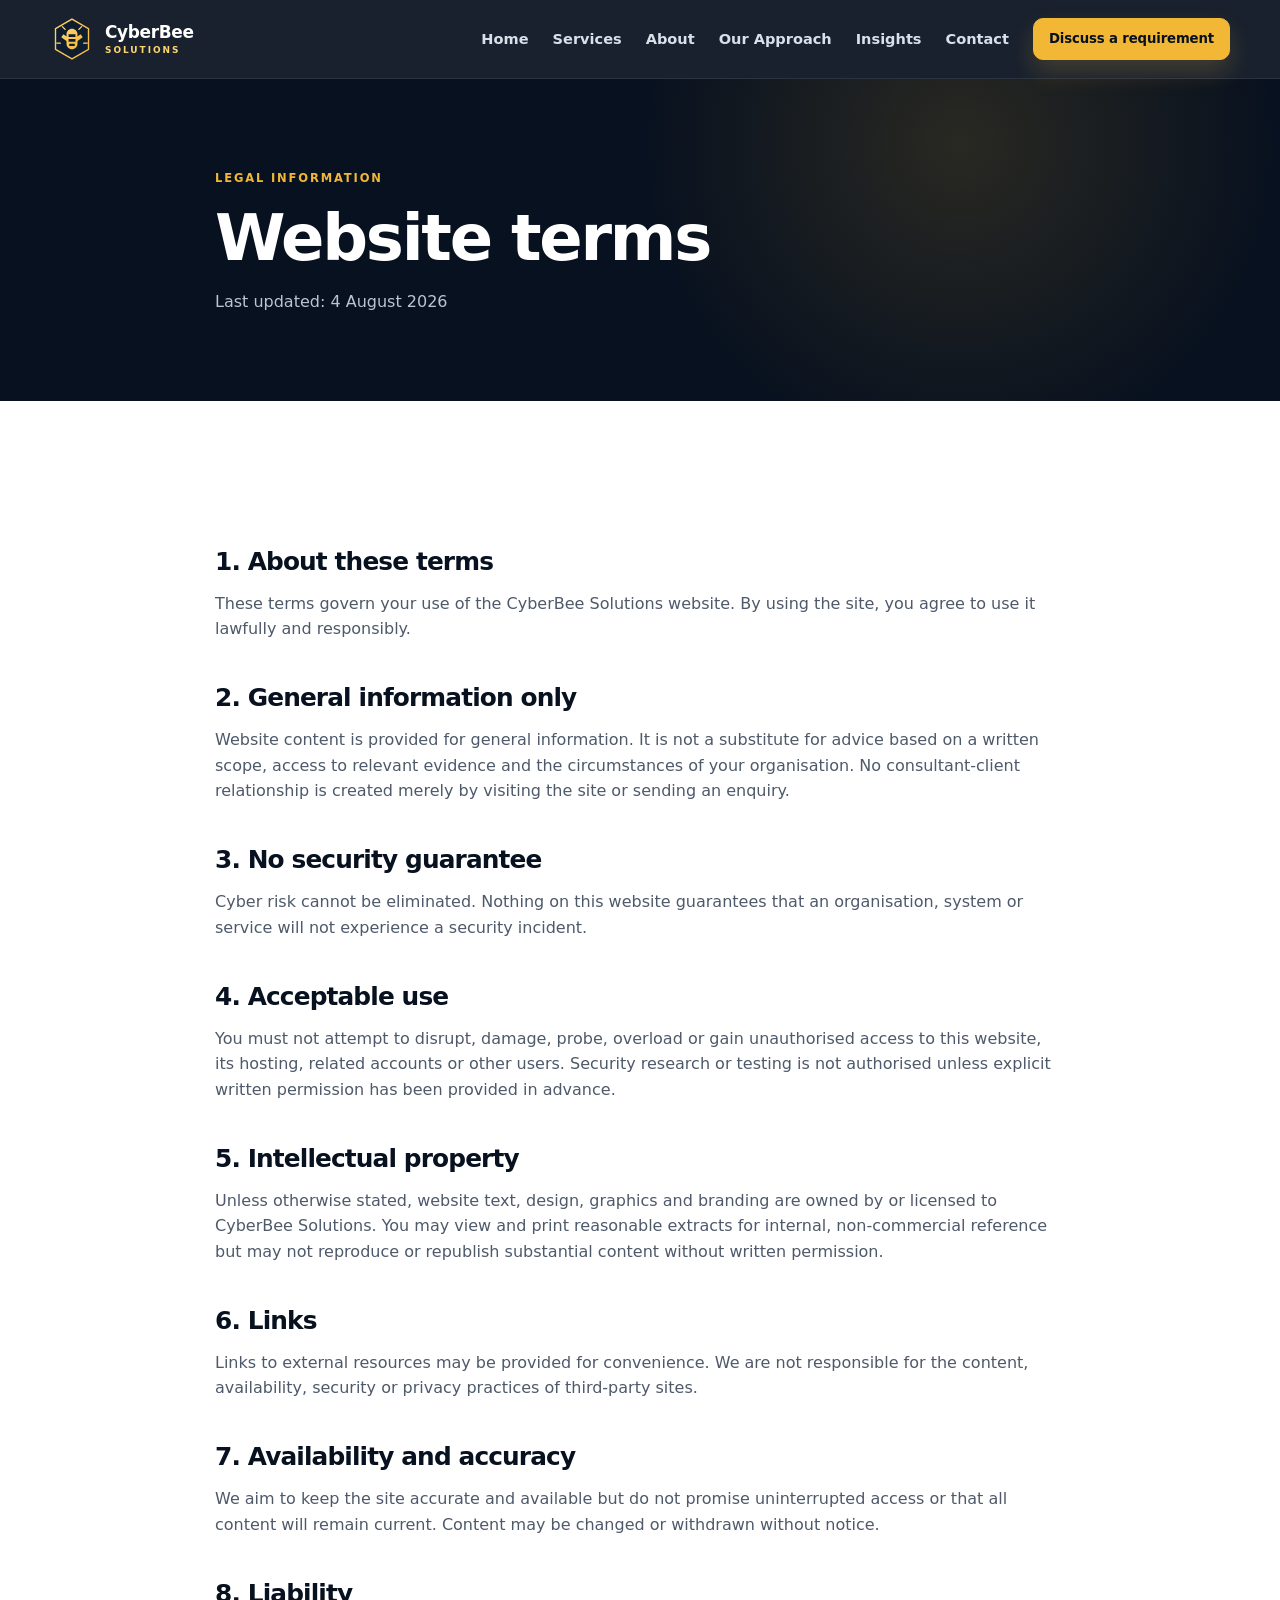
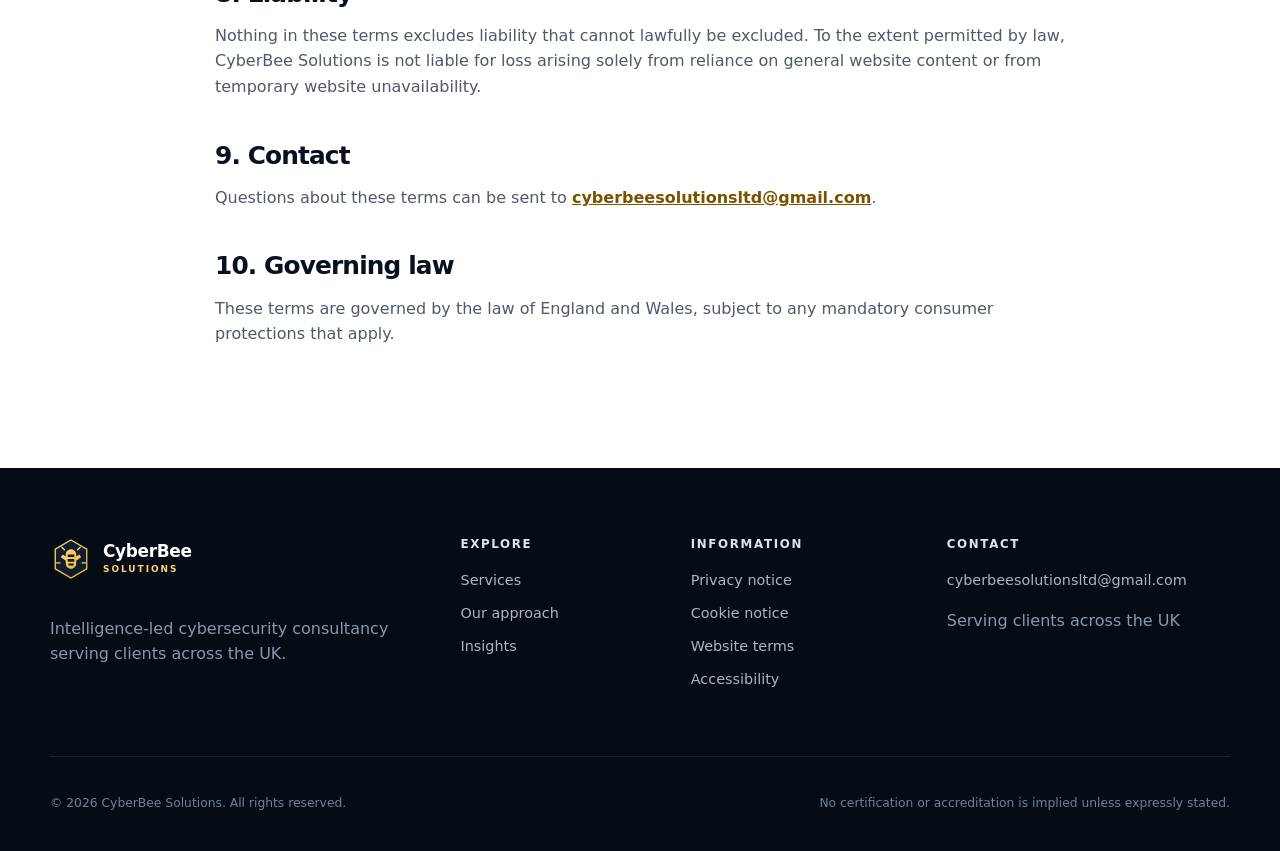
<file: terms.html>
<!doctype html>
<html lang="en-GB">
<head>
  <meta charset="utf-8">
  <meta name="viewport" content="width=device-width, initial-scale=1">
  <meta name="theme-color" content="#08111f">
  <meta name="description" content="Terms governing use of the CyberBee Solutions website.">
  <meta name="robots" content="index, follow">
  <meta http-equiv="Content-Security-Policy" content="default-src 'self'; img-src 'self' data:; style-src 'self' 'unsafe-inline'; script-src 'self'; font-src 'self'; connect-src 'self'; frame-ancestors 'none'; base-uri 'self'; form-action 'self' mailto:; upgrade-insecure-requests">
  <meta name="referrer" content="strict-origin-when-cross-origin">
  <meta property="og:type" content="website">
  <meta property="og:site_name" content="CyberBee Solutions">
  <meta property="og:title" content="Website terms | CyberBee Solutions">
  <meta property="og:description" content="Terms governing use of the CyberBee Solutions website.">
  <meta property="og:url" content="https://cyberbeesolutions.com/terms.html">
  <meta property="og:image" content="https://cyberbeesolutions.com/assets/images/og-card.png">
  <meta name="twitter:card" content="summary_large_image">
  <link rel="canonical" href="https://cyberbeesolutions.com/terms.html">
  <link rel="icon" href="assets/images/favicon.svg" type="image/svg+xml">
  <link rel="manifest" href="site.webmanifest">
  <link rel="stylesheet" href="assets/css/styles.css">
  <title>Website terms | CyberBee Solutions</title>

</head>
<body>
  <a class="skip-link" href="#main-content">Skip to main content</a>
  <header class="site-header" data-header>
    <div class="container header-inner">
      <a class="brand" href="index.html" aria-label="CyberBee Solutions home">
        <img src="assets/images/logo-mark.svg" alt="" width="44" height="44">
        <span class="brand-copy"><strong>CyberBee</strong><small>Solutions</small></span>
      </a>
      <button class="nav-toggle" type="button" aria-expanded="false" aria-controls="primary-nav" data-nav-toggle>
        <span class="sr-only">Toggle navigation</span>
        <span></span><span></span><span></span>
      </button>
      <nav id="primary-nav" class="primary-nav" aria-label="Primary" data-nav>
        <a href="index.html">Home</a><a href="services.html">Services</a><a href="about.html">About</a><a href="approach.html">Our Approach</a><a href="insights.html">Insights</a><a href="contact.html">Contact</a>
        <a class="button button-small" href="contact.html">Discuss a requirement</a>
      </nav>
    </div>
  </header>
<main id="main-content" class="legal-main"><section class="page-hero page-hero-legal"><div class="container narrow"><span class="kicker">Legal information</span><h1>Website terms</h1><p>Last updated: 4 August 2026</p></div></section><section class="section"><div class="container legal-copy">
<h2>1. About these terms</h2><p>These terms govern your use of the CyberBee Solutions website. By using the site, you agree to use it lawfully and responsibly.</p>
<h2>2. General information only</h2><p>Website content is provided for general information. It is not a substitute for advice based on a written scope, access to relevant evidence and the circumstances of your organisation. No consultant-client relationship is created merely by visiting the site or sending an enquiry.</p>
<h2>3. No security guarantee</h2><p>Cyber risk cannot be eliminated. Nothing on this website guarantees that an organisation, system or service will not experience a security incident.</p>
<h2>4. Acceptable use</h2><p>You must not attempt to disrupt, damage, probe, overload or gain unauthorised access to this website, its hosting, related accounts or other users. Security research or testing is not authorised unless explicit written permission has been provided in advance.</p>
<h2>5. Intellectual property</h2><p>Unless otherwise stated, website text, design, graphics and branding are owned by or licensed to CyberBee Solutions. You may view and print reasonable extracts for internal, non-commercial reference but may not reproduce or republish substantial content without written permission.</p>
<h2>6. Links</h2><p>Links to external resources may be provided for convenience. We are not responsible for the content, availability, security or privacy practices of third-party sites.</p>
<h2>7. Availability and accuracy</h2><p>We aim to keep the site accurate and available but do not promise uninterrupted access or that all content will remain current. Content may be changed or withdrawn without notice.</p>
<h2>8. Liability</h2><p>Nothing in these terms excludes liability that cannot lawfully be excluded. To the extent permitted by law, CyberBee Solutions is not liable for loss arising solely from reliance on general website content or from temporary website unavailability.</p>
<h2>9. Contact</h2><p>Questions about these terms can be sent to <a href="mailto:cyberbeesolutionsltd@gmail.com">cyberbeesolutionsltd@gmail.com</a>.</p>
<h2>10. Governing law</h2><p>These terms are governed by the law of England and Wales, subject to any mandatory consumer protections that apply.</p>
</div></section></main>
  <footer class="site-footer">
    <div class="container footer-grid">
      <div>
        <a class="brand brand-footer" href="index.html">
          <img src="assets/images/logo-mark.svg" alt="" width="42" height="42">
          <span class="brand-copy"><strong>CyberBee</strong><small>Solutions</small></span>
        </a>
        <p>Intelligence-led cybersecurity consultancy serving clients across the UK.</p>
      </div>
      <div>
        <h2>Explore</h2>
        <a href="services.html">Services</a>
        <a href="approach.html">Our approach</a>
        <a href="insights.html">Insights</a>
      </div>
      <div>
        <h2>Information</h2>
        <a href="privacy.html">Privacy notice</a>
        <a href="cookies.html">Cookie notice</a>
        <a href="terms.html">Website terms</a>
        <a href="accessibility.html">Accessibility</a>
      </div>
      <div>
        <h2>Contact</h2>
        <a href="mailto:cyberbeesolutionsltd@gmail.com">cyberbeesolutionsltd@gmail.com</a>
        <p>Serving clients across the UK</p>
      </div>
    </div>
    <div class="container footer-bottom">
      <p>&copy; <span data-year>2026</span> CyberBee Solutions. All rights reserved.</p>
      <p>No certification or accreditation is implied unless expressly stated.</p>
    </div>
  </footer>
  <script src="assets/js/main.js" defer></script>
</body>
</html>
</file>
<file: assets/css/styles.css>
:root {
  --ink: #08111f;
  --ink-2: #0f1d30;
  --ink-3: #182a43;
  --gold: #f2b735;
  --gold-2: #ffd66f;
  --cream: #f7f4ec;
  --paper: #ffffff;
  --muted: #667185;
  --line: #dce2ea;
  --success: #45d59c;
  --radius: 18px;
  --shadow: 0 24px 70px rgba(5, 14, 28, .14);
  --container: 1180px;
}
* { box-sizing: border-box; }
html { scroll-behavior: smooth; }
body { margin: 0; color: var(--ink); background: var(--paper); font-family: Inter, ui-sans-serif, system-ui, -apple-system, BlinkMacSystemFont, "Segoe UI", sans-serif; line-height: 1.6; -webkit-font-smoothing: antialiased; }
img { max-width: 100%; display: block; }
a { color: inherit; }
button, input, select, textarea { font: inherit; }
button { cursor: pointer; }
:focus-visible { outline: 3px solid var(--gold); outline-offset: 3px; }
::selection { background: var(--gold-2); color: var(--ink); }
.container { width: min(calc(100% - 40px), var(--container)); margin-inline: auto; }
.narrow { max-width: 850px; }
.sr-only { position: absolute; width: 1px; height: 1px; padding: 0; margin: -1px; overflow: hidden; clip: rect(0,0,0,0); white-space: nowrap; border: 0; }
.skip-link { position: fixed; top: 10px; left: 10px; z-index: 9999; padding: 12px 16px; background: var(--gold); color: var(--ink); transform: translateY(-150%); border-radius: 8px; font-weight: 800; text-decoration: none; }
.skip-link:focus { transform: translateY(0); }
.site-header { position: sticky; top: 0; z-index: 1000; background: rgba(8, 17, 31, .93); color: #fff; backdrop-filter: blur(18px); border-bottom: 1px solid rgba(255,255,255,.08); transition: box-shadow .25s ease; }
.site-header.scrolled { box-shadow: 0 12px 40px rgba(0,0,0,.2); }
.header-inner { min-height: 78px; display: flex; align-items: center; justify-content: space-between; gap: 30px; }
.brand { display: inline-flex; align-items: center; gap: 11px; text-decoration: none; }
.brand img { flex: 0 0 auto; }
.brand-copy { display: grid; line-height: 1; }
.brand-copy strong { font-size: 1.06rem; letter-spacing: -.02em; }
.brand-copy small { margin-top: 5px; color: var(--gold-2); text-transform: uppercase; letter-spacing: .22em; font-size: .56rem; font-weight: 800; }
.primary-nav { display: flex; align-items: center; gap: 24px; }
.primary-nav > a { text-decoration: none; font-size: .91rem; color: #d8e0ea; font-weight: 650; transition: color .2s ease; }
.primary-nav > a:hover, .primary-nav > a.active { color: var(--gold-2); }
.nav-toggle { display: none; border: 0; background: transparent; padding: 8px; }
.nav-toggle span:not(.sr-only) { display: block; width: 25px; height: 2px; background: #fff; margin: 5px 0; transition: .2s; }
.button { display: inline-flex; align-items: center; justify-content: center; min-height: 50px; padding: 13px 22px; border: 1px solid var(--gold); border-radius: 10px; background: var(--gold); color: var(--ink) !important; text-decoration: none; font-weight: 850; letter-spacing: -.01em; box-shadow: 0 12px 25px rgba(242,183,53,.18); transition: transform .2s ease, background .2s ease, border-color .2s ease; }
.button:hover { transform: translateY(-2px); background: var(--gold-2); border-color: var(--gold-2); }
.button-small { min-height: 42px; padding: 9px 15px; font-size: .83rem !important; }
.button-ghost { background: transparent; color: inherit !important; border-color: rgba(255,255,255,.3); box-shadow: none; }
.button-ghost:hover { background: rgba(255,255,255,.08); border-color: #fff; }
.button-light { background: #fff; border-color: #fff; color: var(--ink) !important; }
.button-row { display: flex; flex-wrap: wrap; gap: 13px; margin-top: 31px; }
.hero { position: relative; overflow: hidden; min-height: 700px; color: #fff; background: radial-gradient(circle at 78% 38%, rgba(242,183,53,.16), transparent 28%), linear-gradient(135deg, #08111f 0%, #0c1a2e 60%, #07101c 100%); }
.hero::before { content: ""; position: absolute; inset: 0; pointer-events: none; opacity: .18; background-image: linear-gradient(rgba(255,255,255,.06) 1px, transparent 1px), linear-gradient(90deg, rgba(255,255,255,.06) 1px, transparent 1px); background-size: 52px 52px; mask-image: linear-gradient(to right, transparent, #000 25%, #000); }
.hero-grid { min-height: 700px; display: grid; grid-template-columns: 1.12fr .88fr; gap: 70px; align-items: center; padding-block: 75px; position: relative; }
.eyebrow, .kicker { display: inline-flex; align-items: center; gap: 10px; color: var(--gold); text-transform: uppercase; letter-spacing: .16em; font-size: .72rem; font-weight: 900; }
.eyebrow span { width: 34px; height: 2px; background: var(--gold); }
h1, h2, h3 { margin: 0; line-height: 1.1; letter-spacing: -.035em; }
h1 { font-size: clamp(3.2rem, 6vw, 6.3rem); max-width: 900px; }
h1 em { color: var(--gold-2); font-style: normal; }
h2 { font-size: clamp(2.1rem, 4vw, 3.8rem); }
h3 { font-size: 1.25rem; }
.hero .lead { max-width: 720px; margin: 25px 0 0; color: #cbd6e3; font-size: clamp(1.05rem, 1.5vw, 1.24rem); line-height: 1.7; }
.lead-sm { font-size: 1.15rem; color: #c5cfdb; }
.trust-list { display: flex; flex-wrap: wrap; gap: 18px 25px; margin: 35px 0 0; padding: 0; list-style: none; color: #bfcada; font-size: .88rem; }
.trust-list li::before { content: "✓"; margin-right: 8px; color: var(--success); font-weight: 900; }
.radar-card { width: min(100%, 465px); margin-left: auto; padding: 23px; border: 1px solid rgba(255,255,255,.12); border-radius: 24px; background: linear-gradient(145deg, rgba(255,255,255,.08), rgba(255,255,255,.03)); box-shadow: 0 35px 80px rgba(0,0,0,.28); }
.radar-head { display: flex; align-items: center; justify-content: space-between; color: #dce5ef; font-size: .74rem; text-transform: uppercase; letter-spacing: .11em; }
.status-dot { color: var(--success); }
.status-dot::before { content: ""; display: inline-block; width: 7px; height: 7px; margin-right: 7px; border-radius: 50%; background: var(--success); box-shadow: 0 0 15px var(--success); }
.radar { width: min(100%, 355px); aspect-ratio: 1; margin: 31px auto; position: relative; border-radius: 50%; border: 1px solid rgba(242,183,53,.34); background: radial-gradient(circle, rgba(242,183,53,.12), transparent 58%), repeating-radial-gradient(circle, transparent 0 45px, rgba(255,255,255,.08) 46px 47px); overflow: hidden; }
.radar::before, .radar::after { content: ""; position: absolute; background: rgba(255,255,255,.1); }
.radar::before { width: 1px; height: 100%; left: 50%; }
.radar::after { height: 1px; width: 100%; top: 50%; }
.radar-center { position: absolute; inset: 50% auto auto 50%; transform: translate(-50%,-50%); z-index: 3; border-radius: 18px; box-shadow: 0 0 30px rgba(242,183,53,.23); }
.sweep { position: absolute; inset: 0; border-radius: 50%; background: conic-gradient(from 0deg, transparent 0 320deg, rgba(242,183,53,.52) 358deg, rgba(242,183,53,.65) 360deg); animation: radar-sweep 7s linear infinite; }
.node { position: absolute; z-index: 2; width: 9px; height: 9px; border-radius: 50%; background: var(--gold-2); box-shadow: 0 0 14px var(--gold); }
.node-1 { top: 29%; left: 69%; }.node-2 { top: 65%; left: 27%; }.node-3 { top: 72%; left: 67%; }
.signal-row { display: grid; grid-template-columns: repeat(4,1fr); gap: 6px; color: #94a4b8; font-size: .6rem; text-transform: uppercase; letter-spacing: .08em; text-align: center; }
.signal-row span { padding-top: 10px; border-top: 2px solid rgba(242,183,53,.34); }
@keyframes radar-sweep { to { transform: rotate(360deg); } }
.section { padding: 105px 0; }
.section-tight { padding: 0; position: relative; z-index: 3; }
.section-contrast { background: var(--ink); color: #fff; }
.section-heading { display: flex; justify-content: space-between; gap: 45px; align-items: end; margin-bottom: 45px; }
.section-heading > div { max-width: 680px; }
.section-heading > p { max-width: 430px; color: var(--muted); margin: 0; }
.section-heading .kicker, .split-grid .kicker { margin-bottom: 14px; }
.stat-strip { margin-top: -40px; display: grid; grid-template-columns: repeat(4,1fr); background: #fff; box-shadow: var(--shadow); border-radius: 18px; overflow: hidden; }
.stat-strip div { padding: 25px 28px; border-right: 1px solid var(--line); }
.stat-strip div:last-child { border-right: 0; }
.stat-strip strong, .stat-strip span { display: block; }
.stat-strip strong { font-size: 1.1rem; }
.stat-strip span { color: var(--muted); font-size: .82rem; margin-top: 4px; }
.card-grid { display: grid; gap: 22px; }
.card-grid-3 { grid-template-columns: repeat(3,1fr); }
.service-card, .value-card, .article-card { border: 1px solid var(--line); border-radius: var(--radius); padding: 31px; background: #fff; transition: transform .25s ease, box-shadow .25s ease, border-color .25s ease; }
.service-card:hover, .value-card:hover, .article-card:hover { transform: translateY(-5px); box-shadow: 0 18px 45px rgba(8,17,31,.1); border-color: #c4ccd7; }
.card-number { display: inline-block; color: var(--gold); font-weight: 900; font-size: .74rem; letter-spacing: .12em; text-transform: uppercase; margin-bottom: 45px; }
.service-card h3 { font-size: 1.38rem; }
.service-card p, .value-card p, .article-card p { color: var(--muted); }
.service-card a { display: inline-flex; gap: 8px; margin-top: 14px; color: var(--ink); text-decoration: none; font-weight: 800; }
.service-card-accent { background: var(--gold); border-color: var(--gold); }
.service-card-accent .card-number, .service-card-accent p { color: #4c3a0d; }
.split-grid { display: grid; grid-template-columns: .9fr 1.1fr; gap: 90px; align-items: center; }
.align-start { align-items: start; }
.principles { display: grid; gap: 1px; background: rgba(255,255,255,.1); }
.principles > div { display: grid; grid-template-columns: 54px 1fr; gap: 20px; padding: 28px 0; background: var(--ink); }
.principles > div > span { color: var(--gold); font-size: .75rem; font-weight: 900; }
.principles p { color: #aeb9c8; margin: 8px 0 0; }
.text-link { color: var(--ink); font-weight: 800; text-decoration: none; }
.process-list { display: grid; grid-template-columns: repeat(4,1fr); gap: 0; list-style: none; margin: 0; padding: 0; border-top: 1px solid var(--line); }
.process-list li { position: relative; padding: 35px 25px 0 0; }
.process-list li::before { content: ""; position: absolute; width: 8px; height: 8px; background: var(--gold); border-radius: 50%; top: -5px; left: 0; box-shadow: 0 0 0 7px #fff; }
.process-list span { color: var(--gold); font-size: .75rem; font-weight: 900; }
.process-list h3 { margin-top: 24px; }
.process-list p { color: var(--muted); }
.section-cta { padding-top: 0; }
.cta-panel { padding: 52px 58px; border-radius: 24px; background: linear-gradient(130deg, var(--gold) 0%, #f9c95a 100%); display: flex; align-items: center; justify-content: space-between; gap: 45px; box-shadow: 0 25px 60px rgba(116,79,0,.18); }
.cta-panel > div { max-width: 780px; }
.cta-panel .kicker { color: #4f3b08; }
.cta-panel h2 { font-size: clamp(2rem, 4vw, 3.5rem); }
.cta-panel p { color: #4f451f; }
.page-hero { padding: 115px 0 95px; color: #fff; background: radial-gradient(circle at 75% 20%, rgba(242,183,53,.14), transparent 32%), var(--ink); }
.page-hero h1 { font-size: clamp(3rem, 6vw, 5.5rem); margin-top: 13px; }
.page-hero .lead { color: #c7d2df; font-size: 1.2rem; margin-top: 25px; max-width: 770px; }
.page-hero-legal { padding: 85px 0 70px; }
.page-hero-legal h1 { font-size: clamp(2.7rem,5vw,4.4rem); }
.page-hero-legal p { color: #b8c5d4; }
.services-detail { padding-top: 45px; }
.service-detail { display: grid; grid-template-columns: 90px 1fr; gap: 40px; padding: 65px 0; border-bottom: 1px solid var(--line); scroll-margin-top: 100px; }
.service-index { color: var(--gold); font-size: 1rem; font-weight: 900; }
.service-detail > div:last-child { max-width: 950px; }
.service-detail h2 { margin: 12px 0 18px; }
.service-detail > div > p { color: var(--muted); font-size: 1.1rem; }
.service-tag, .article-type { display: inline-block; padding: 6px 9px; border-radius: 6px; background: #fff5d9; color: #725000; font-size: .66rem; text-transform: uppercase; letter-spacing: .13em; font-weight: 900; }
.detail-grid { display: grid; grid-template-columns: repeat(2,1fr); gap: 45px; margin-top: 35px; }
.check-list { padding: 0; list-style: none; }
.check-list li { position: relative; padding-left: 25px; margin: 10px 0; }
.check-list li::before { content: "✓"; position: absolute; left: 0; color: #b47800; font-weight: 900; }
.model-grid { display: grid; grid-template-columns: repeat(2,1fr); gap: 18px; }
.model-grid > div { padding: 25px; border: 1px solid rgba(255,255,255,.14); border-radius: 14px; }
.model-grid p { color: #aeb9c8; margin-bottom: 0; }
.prose p { color: var(--muted); font-size: 1.08rem; }
.section-contrast .prose p { color: #bac5d2; }
.value-card h3 { color: var(--ink); }
.info-panel { background: var(--cream); border-radius: var(--radius); padding: 35px; border-left: 5px solid var(--gold); }
.timeline { position: relative; }
.timeline::before { content: ""; position: absolute; left: 34px; top: 35px; bottom: 35px; width: 1px; background: var(--line); }
.timeline-item { position: relative; display: grid; grid-template-columns: 70px 1fr; gap: 45px; padding: 35px 0 70px; }
.timeline-marker { position: relative; z-index: 2; width: 68px; height: 68px; display: grid; place-items: center; border-radius: 50%; background: var(--ink); color: var(--gold); font-weight: 900; box-shadow: 0 0 0 10px #fff; }
.timeline-item > div:last-child { max-width: 850px; }
.timeline-item h2 { margin: 12px 0 15px; font-size: clamp(2rem,4vw,3.2rem); }
.timeline-item p { color: var(--muted); }
.insight-layout { display: grid; grid-template-columns: repeat(2,1fr); gap: 24px; }
.article-featured { grid-column: 1 / -1; padding: 45px; }
.article-card h2 { margin: 18px 0; font-size: clamp(1.7rem,3vw,2.7rem); }
.number-list { counter-reset: item; list-style: none; padding: 0; }
.number-list li { counter-increment: item; position: relative; padding-left: 36px; margin: 15px 0; }
.number-list li::before { content: "0" counter(item); position: absolute; left: 0; color: #a86c00; font-size: .72rem; font-weight: 900; }
.contact-grid { display: grid; grid-template-columns: .8fr 1.2fr; gap: 85px; align-items: start; }
.contact-copy h2 { margin: 12px 0 22px; }
.contact-copy > p { color: var(--muted); }
.contact-method { padding: 20px 0; border-bottom: 1px solid var(--line); }
.contact-method span { display: block; color: var(--muted); font-size: .72rem; text-transform: uppercase; letter-spacing: .12em; font-weight: 850; }
.contact-method a, .contact-method p { display: block; margin: 5px 0 0; font-weight: 750; overflow-wrap: anywhere; }
.response-note { margin-top: 30px; padding: 20px; background: var(--cream); border-radius: 12px; }
.response-note p { margin-bottom: 0; color: var(--muted); }
.contact-form { padding: 40px; border: 1px solid var(--line); border-radius: var(--radius); box-shadow: var(--shadow); }
.form-row { margin-bottom: 21px; }
.form-row label { display: block; margin-bottom: 7px; font-weight: 750; }
.form-row input, .form-row select, .form-row textarea { width: 100%; border: 1px solid #bfc7d2; border-radius: 9px; padding: 12px 13px; color: var(--ink); background: #fff; }
.form-row textarea { resize: vertical; }
.form-row small { display: block; margin-top: 6px; color: var(--muted); }
.checkbox-row { display: grid; grid-template-columns: 20px 1fr; gap: 10px; align-items: start; }
.checkbox-row input { width: 18px; height: 18px; margin-top: 4px; }
.checkbox-row label { font-weight: 500; font-size: .9rem; }
.honeypot { position: absolute !important; left: -10000px !important; width: 1px !important; height: 1px !important; overflow: hidden !important; }
.form-status { min-height: 1.6em; color: #7b5300; font-weight: 700; }
.legal-main { background: #fff; }
.legal-copy { max-width: 850px; }
.legal-copy h2 { font-size: 1.55rem; margin-top: 42px; }
.legal-copy p, .legal-copy li { color: #4e596a; }
.legal-copy a { color: #7b5300; font-weight: 700; overflow-wrap: anywhere; }
.not-found { min-height: 650px; display: grid; place-items: center; text-align: center; color: #fff; background: var(--ink); }
.error-code { display: block; color: var(--gold); font-size: 1rem; font-weight: 900; letter-spacing: .25em; }
.not-found h1 { font-size: clamp(3rem,7vw,6rem); margin-top: 12px; }
.not-found p { color: #b8c5d4; }
.not-found .button-row { justify-content: center; }
.site-footer { padding: 70px 0 25px; background: #050c15; color: #fff; }
.footer-grid { display: grid; grid-template-columns: 1.4fr .7fr .8fr 1.1fr; gap: 50px; }
.brand-footer { margin-bottom: 20px; }
.footer-grid p { color: #8998aa; }
.footer-grid h2 { margin-bottom: 18px; color: #dce4ee; font-size: .74rem; text-transform: uppercase; letter-spacing: .14em; }
.footer-grid > div:not(:first-child) a { display: block; margin: 10px 0; color: #aab6c5; text-decoration: none; font-size: .9rem; overflow-wrap: anywhere; }
.footer-grid a:hover { color: var(--gold-2); }
.footer-bottom { display: flex; justify-content: space-between; gap: 30px; margin-top: 55px; padding-top: 25px; border-top: 1px solid rgba(255,255,255,.1); color: #718095; font-size: .77rem; }
.reveal { opacity: 0; transform: translateY(18px); transition: opacity .6s ease, transform .6s ease; }
.reveal.visible { opacity: 1; transform: translateY(0); }
@media (max-width: 980px) {
  .nav-toggle { display: block; }
  .primary-nav { position: absolute; top: 78px; left: 0; right: 0; display: none; padding: 20px; background: var(--ink); border-top: 1px solid rgba(255,255,255,.1); flex-direction: column; align-items: stretch; gap: 5px; }
  .primary-nav.open { display: flex; }
  .primary-nav > a { padding: 11px; }
  .hero-grid, .split-grid, .contact-grid { grid-template-columns: 1fr; }
  .hero-grid { gap: 45px; padding-bottom: 110px; }
  .hero-visual { display: none; }
  .card-grid-3 { grid-template-columns: repeat(2,1fr); }
  .stat-strip { grid-template-columns: repeat(2,1fr); }
  .stat-strip div:nth-child(2) { border-right: 0; }
  .stat-strip div:nth-child(-n+2) { border-bottom: 1px solid var(--line); }
  .process-list { grid-template-columns: repeat(2,1fr); row-gap: 45px; }
  .footer-grid { grid-template-columns: repeat(2,1fr); }
  .section-heading { align-items: start; flex-direction: column; }
  .split-grid { gap: 45px; }
  .contact-grid { gap: 50px; }
}
@media (max-width: 650px) {
  .container { width: min(calc(100% - 28px), var(--container)); }
  .header-inner { min-height: 70px; }
  .primary-nav { top: 70px; }
  .hero, .hero-grid { min-height: 650px; }
  .hero-grid { padding-block: 75px 115px; }
  h1 { font-size: clamp(2.8rem, 15vw, 4.3rem); }
  .page-hero { padding: 82px 0 70px; }
  .section { padding: 78px 0; }
  .section-tight { padding: 0; }
  .card-grid-3, .detail-grid, .model-grid, .insight-layout { grid-template-columns: 1fr; }
  .article-featured { grid-column: auto; padding: 31px; }
  .stat-strip { margin-top: -28px; }
  .stat-strip div { padding: 20px; }
  .process-list { grid-template-columns: 1fr; border-top: 0; }
  .process-list li { border-top: 1px solid var(--line); }
  .cta-panel { padding: 35px 25px; flex-direction: column; align-items: flex-start; }
  .service-detail { grid-template-columns: 1fr; gap: 14px; padding: 48px 0; }
  .timeline::before { left: 24px; }
  .timeline-item { grid-template-columns: 50px 1fr; gap: 20px; }
  .timeline-marker { width: 48px; height: 48px; box-shadow: 0 0 0 7px #fff; font-size: .75rem; }
  .contact-form { padding: 25px; }
  .footer-grid { grid-template-columns: 1fr; gap: 30px; }
  .footer-bottom { flex-direction: column; }
}
@media (prefers-reduced-motion: reduce) {
  html { scroll-behavior: auto; }
  *, *::before, *::after { animation-duration: .01ms !important; animation-iteration-count: 1 !important; transition-duration: .01ms !important; }
  .reveal { opacity: 1; transform: none; }
}
</file>
